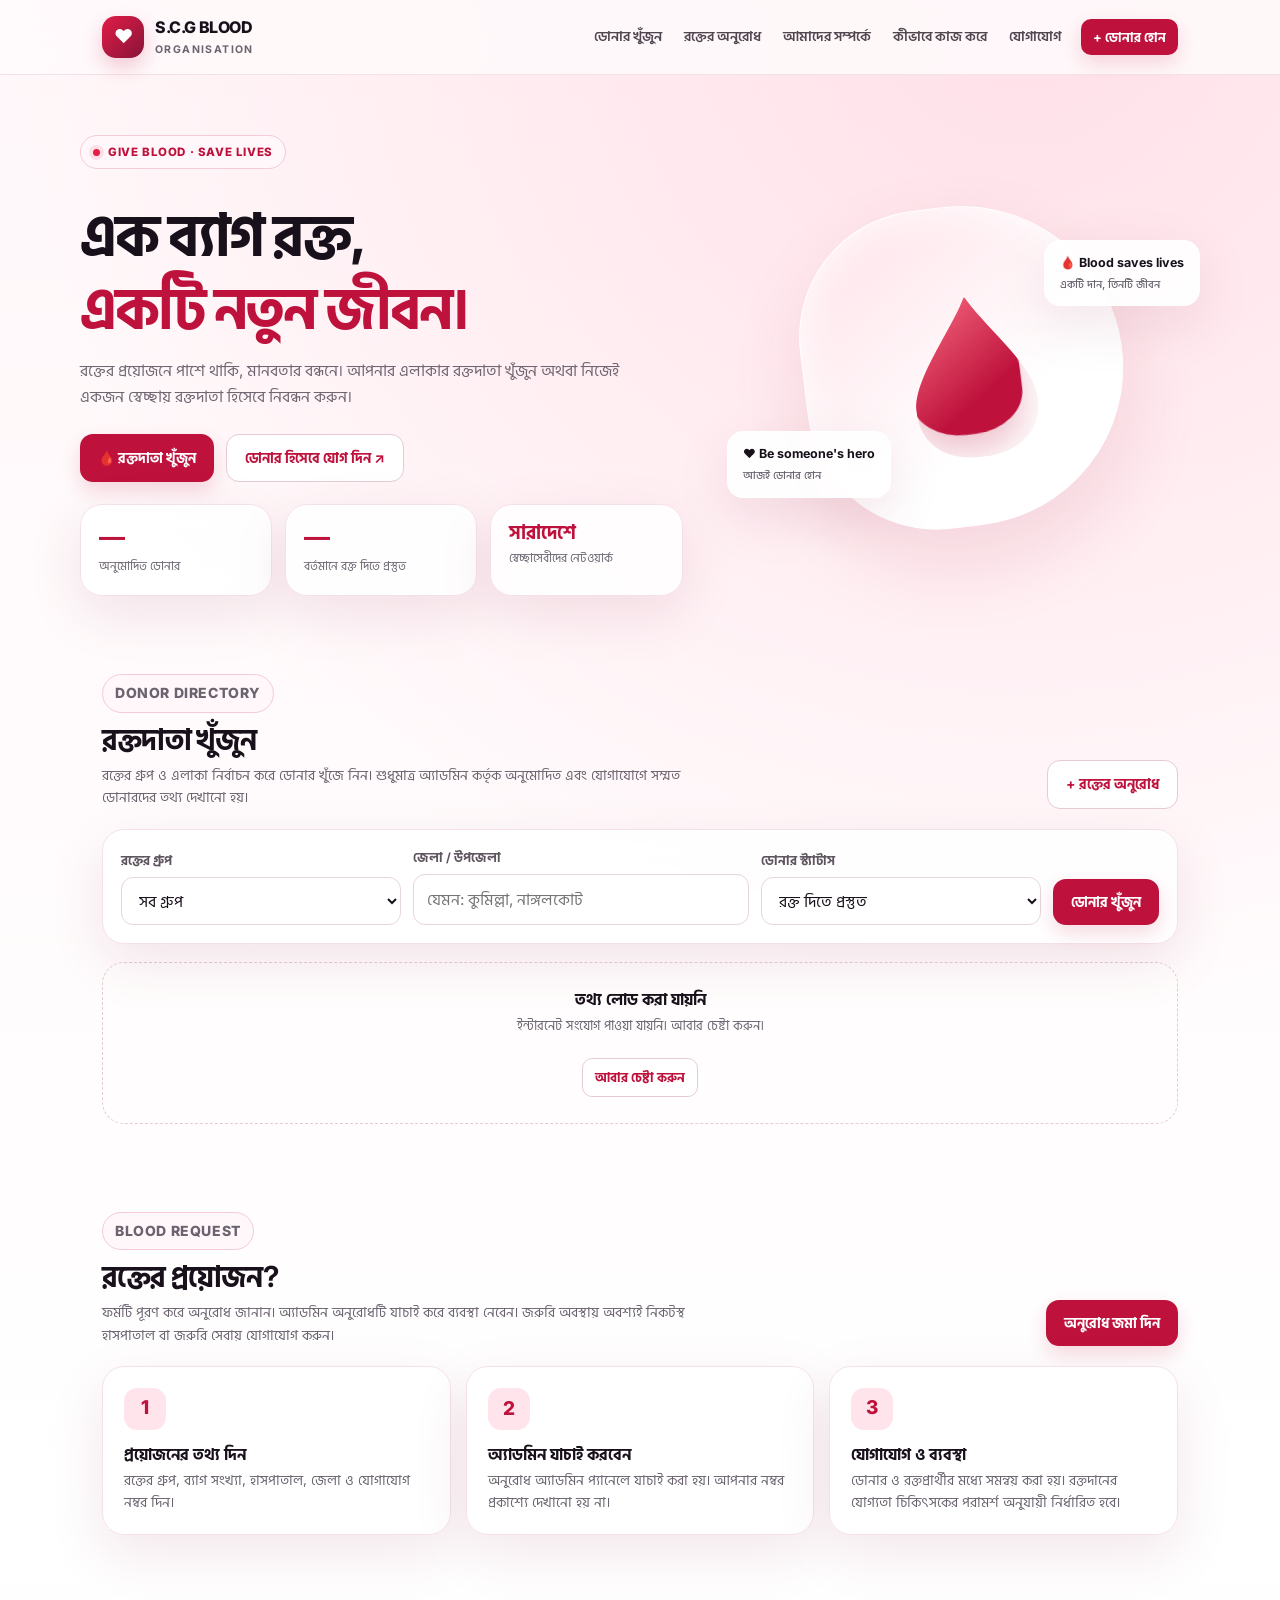
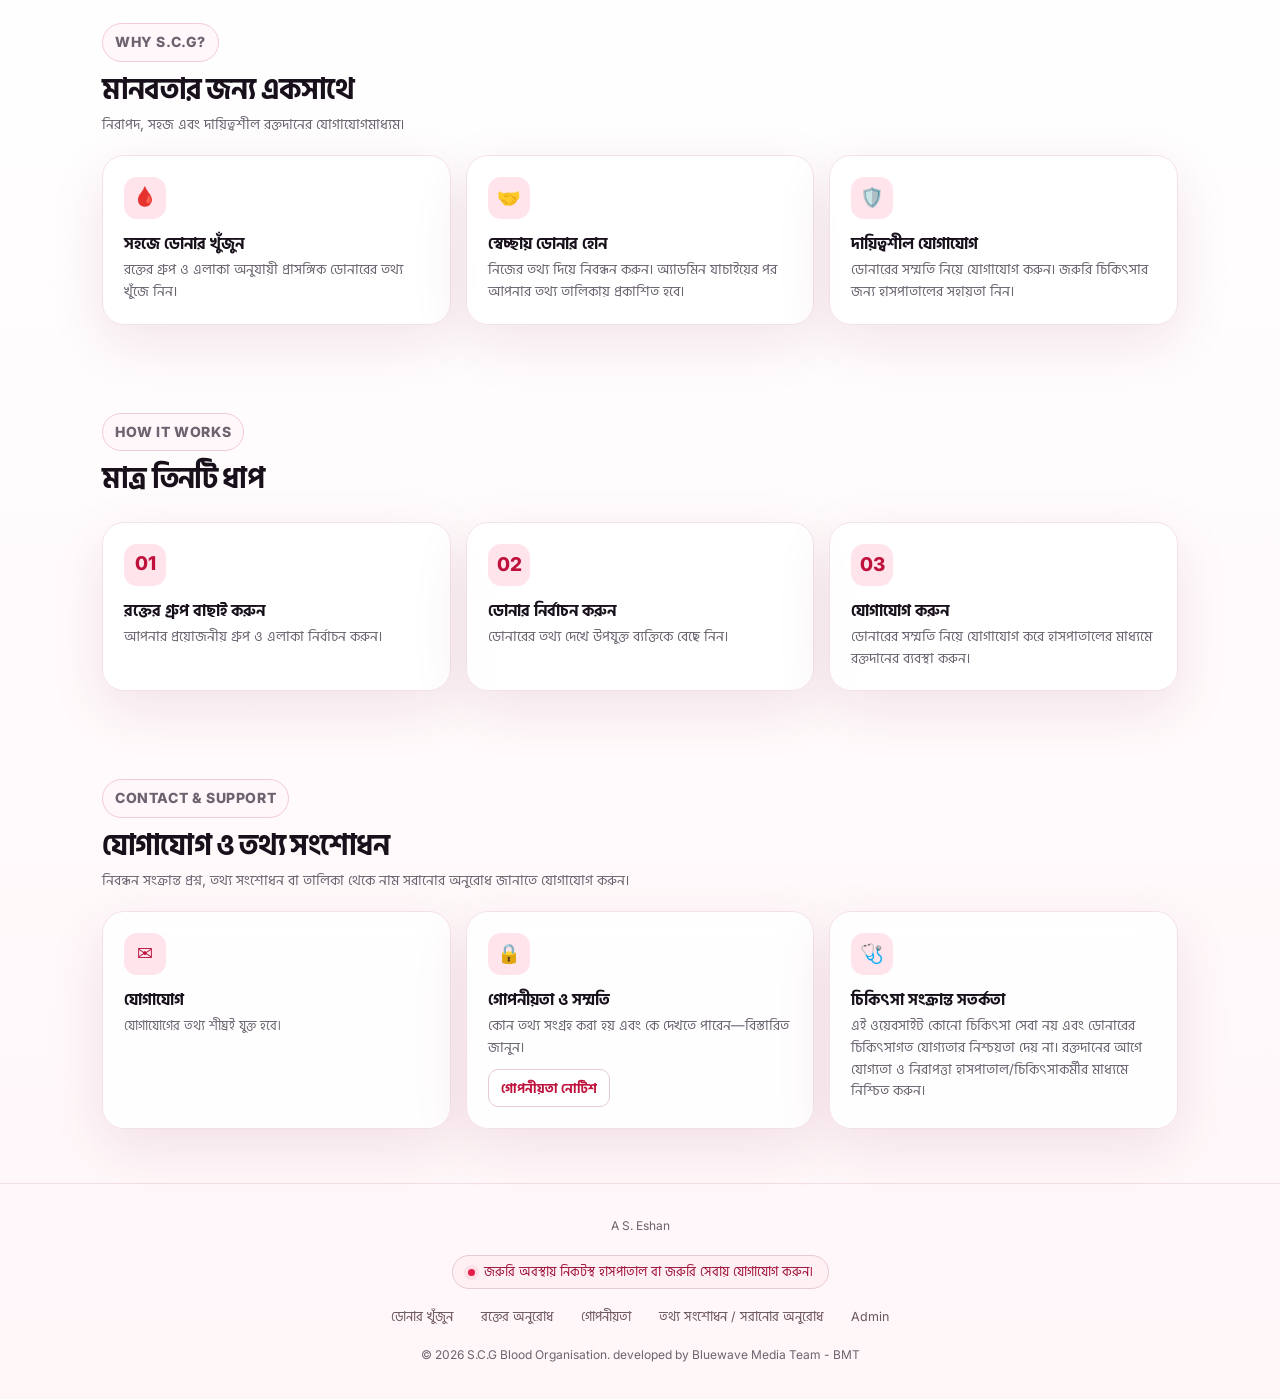
<file: index.html>
<!doctype html>
<html lang="bn">
<head>
<meta charset="UTF-8">
<meta name="viewport" content="width=device-width, initial-scale=1">
<meta name="theme-color" content="#9f1239">
<meta name="description" content="S.C.G Blood Organisation — স্বেচ্ছায় রক্তদাতা খুঁজুন, ডোনার হিসেবে নিবন্ধন করুন এবং রক্তের অনুরোধ জানান।">
<title>S.C.G Blood Organisation</title>
<!-- SELF-CONTAINED BUILD: CSS, config, supabase-js and app logic are inlined.
     Upload this single file as index.html — no assets/ folder needed.
     Generated from index.html + assets/* by the maintainer. -->
<link rel="preconnect" href="https://fonts.googleapis.com">
<link rel="preconnect" href="https://fonts.gstatic.com" crossorigin>
<link href="https://fonts.googleapis.com/css2?family=Hind+Siliguri:wght@400;500;600;700&family=Inter:wght@400;500;600;700;800&display=swap" rel="stylesheet">
<style>
/* =====================================================================
   S.C.G Blood Organisation — stylesheet
   Original design language preserved (rose/red #be123c, soft blush
   background, rounded glass cards, Hind Siliguri + Inter). Accessibility,
   mobile layout, admin tables/cards and state styling were added.
   ===================================================================== */

:root {
  --red: #be123c;
  --red-strong: #9f1239;
  --red-soft: #e11d48;
  --ink: #18111b;
  --muted: #6b6470;
  --line: #f1dfe5;
  --line-strong: #e7cbd4;
  --bg: #fff8fa;
  --surface: #ffffff;
  --shadow-sm: 0 2px 8px rgba(130, 20, 55, .06);
  --shadow: 0 18px 55px rgba(130, 20, 55, .10);
  --radius: 22px;
  --radius-sm: 13px;
  --ok: #047857;
  --ok-bg: #d1fae5;
  --warn: #92400e;
  --warn-bg: #fef3c7;
  --danger-bg: #fee2e2;
  --focus: #7c1030;
}

* { box-sizing: border-box; }

/* The HTML `hidden` attribute must always win over component display rules
   (e.g. .banner { display:flex }), otherwise hidden panels leak on screen. */
[hidden] { display: none !important; }

html { -webkit-text-size-adjust: 100%; scroll-behavior: smooth; }

@media (prefers-reduced-motion: reduce) {
  html { scroll-behavior: auto; }
  *, *::before, *::after { animation-duration: .001ms !important; transition-duration: .001ms !important; }
}

body {
  margin: 0;
  font-family: 'Inter', 'Hind Siliguri', system-ui, -apple-system, 'Segoe UI', sans-serif;
  color: var(--ink);
  background:
    radial-gradient(circle at 80% 0, #ffe0e8 0, transparent 32%),
    linear-gradient(180deg, #fff7f9, #fff 50%, #fff6f8);
  min-height: 100vh;
  line-height: 1.6;
}

h1, h2, h3, h4 { line-height: 1.25; }
p { margin: 0 0 10px; }
a { color: var(--red-strong); }
a:hover { color: var(--red); }

button, input, select, textarea { font: inherit; }
button { cursor: pointer; border: 0; }
button:disabled { cursor: not-allowed; opacity: .6; }

:focus-visible {
  outline: 3px solid var(--focus);
  outline-offset: 2px;
  border-radius: 6px;
}

.sr-only {
  position: absolute !important;
  width: 1px; height: 1px;
  padding: 0; margin: -1px;
  overflow: hidden; clip: rect(0 0 0 0); white-space: nowrap; border: 0;
}

.skip-link {
  position: absolute; left: 12px; top: -60px; z-index: 60;
  background: var(--red); color: #fff; padding: 10px 16px; border-radius: 0 0 12px 12px;
  text-decoration: none; font-weight: 700; transition: top .15s ease;
}
.skip-link:focus { top: 0; color: #fff; }

.wrap { max-width: 1120px; margin: auto; padding: 0 22px; }
.stack { display: grid; gap: 14px; }
.row { display: flex; align-items: center; gap: 10px; flex-wrap: wrap; }
.spread { display: flex; align-items: center; justify-content: space-between; gap: 12px; flex-wrap: wrap; }
.muted { color: var(--muted); }
.small { font-size: 13px; }
.tiny { font-size: 12px; }
.hidden { display: none !important; }
.nowrap { white-space: nowrap; }

/* ---------------- Buttons ---------------- */
.btn {
  display: inline-flex; align-items: center; justify-content: center; gap: 8px;
  padding: 12px 18px; border-radius: var(--radius-sm);
  background: var(--red); color: #fff; font-weight: 700; font-size: 14px;
  text-decoration: none; box-shadow: 0 8px 20px rgba(190, 18, 60, .16);
  transition: background .16s ease, transform .16s ease;
}
.btn:hover { background: var(--red-strong); color: #fff; transform: translateY(-1px); }
.btn:active { transform: none; }
.btn.light { background: #fff; color: var(--red); border: 1px solid var(--line-strong); box-shadow: none; }
.btn.light:hover { background: #fff5f7; color: var(--red-strong); }
.btn.ghost { background: transparent; color: var(--ink); border: 1px solid var(--line-strong); box-shadow: none; }
.btn.ghost:hover { background: #fff; color: var(--red-strong); }
.btn.danger { background: #b91c1c; }
.btn.danger:hover { background: #991b1b; }
.btn.small { padding: 8px 12px; font-size: 13px; border-radius: 10px; }
.btn.block { width: 100%; }
.btn[aria-busy="true"] { position: relative; color: transparent; }
.btn[aria-busy="true"]::after {
  content: ""; position: absolute; width: 16px; height: 16px;
  border: 2px solid rgba(255, 255, 255, .6); border-top-color: #fff; border-radius: 50%;
  animation: spin .7s linear infinite;
}
.btn.light[aria-busy="true"], .btn.ghost[aria-busy="true"] { color: transparent; }
.btn.light[aria-busy="true"]::after, .btn.ghost[aria-busy="true"]::after {
  border-color: rgba(190, 18, 60, .35); border-top-color: var(--red);
}
@keyframes spin { to { transform: rotate(360deg); } }

/* ---------------- Header / nav ---------------- */
.nav {
  position: sticky; top: 0; z-index: 30;
  background: rgba(255, 250, 251, .9);
  backdrop-filter: blur(16px);
  border-bottom: 1px solid #f4e2e8;
}
.navin { min-height: 74px; display: flex; align-items: center; justify-content: space-between; gap: 14px; }
.brand { display: flex; align-items: center; gap: 11px; font-weight: 800; letter-spacing: -.4px; text-decoration: none; color: var(--ink); }
.brand:hover { color: var(--ink); }
.logo {
  width: 42px; height: 42px; flex: 0 0 auto; border-radius: 14px;
  background: linear-gradient(135deg, var(--red-soft), #881337);
  color: #fff; display: grid; place-items: center; font-size: 19px;
  box-shadow: 0 9px 20px rgba(190, 18, 60, .21);
}
.brand small { display: block; font-size: 10.5px; color: var(--muted); font-weight: 700; letter-spacing: 1.4px; margin-top: 1px; }
.navlinks { display: flex; align-items: center; gap: 18px; }
.navlinks a { font-size: 13.5px; text-decoration: none; color: #514650; font-weight: 600; padding: 6px 2px; }
.navlinks a:hover { color: var(--red); }
.navtoggle {
  display: none; width: 44px; height: 44px; border-radius: 12px;
  background: #fff; border: 1px solid var(--line-strong); font-size: 19px; color: var(--ink);
}

/* ---------------- Hero ---------------- */
.hero { padding: 60px 0 44px; display: grid; grid-template-columns: 1.12fr .88fr; gap: 44px; align-items: center; }
.eyebrow {
  display: inline-flex; align-items: center; gap: 8px;
  border: 1px solid #f4cbd7; background: #fff7f9; color: var(--red);
  padding: 7px 12px; border-radius: 999px; font-size: 11.5px; font-weight: 800; letter-spacing: .6px;
}
.dot { height: 7px; width: 7px; border-radius: 50%; background: var(--red-soft); box-shadow: 0 0 0 4px #ffe0e8; }
.hero h1 { font-size: clamp(34px, 4.7vw, 58px); letter-spacing: -2px; margin: 20px 0 14px; }
.hero h1 em { font-style: normal; color: var(--red); }
.lead { color: #6f6672; font-size: 16px; max-width: 560px; }
.actions { display: flex; gap: 12px; flex-wrap: wrap; margin-top: 24px; }
.heroart { position: relative; min-height: 320px; display: grid; place-items: center; }
.orb {
  width: min(320px, 76vw); aspect-ratio: 1; border-radius: 44% 56% 55% 45%;
  background: linear-gradient(145deg, #ffe0e8, #fff 65%);
  border: 1px solid #fff;
  box-shadow: inset 0 0 45px #fff, 0 35px 80px rgba(165, 15, 59, .11);
  display: grid; place-items: center; transform: rotate(-7deg);
}
.blooddrop {
  width: 132px; height: 162px;
  background: linear-gradient(145deg, #fb7185, var(--red) 70%);
  border-radius: 60% 60% 55% 55% / 70% 70% 35% 35%;
  clip-path: path('M 77 0 C 60 35 5 90 5 128 C 5 169 35 190 77 190 C 119 190 149 169 149 128 C 149 90 94 35 77 0 Z');
  filter: drop-shadow(0 22px 22px rgba(190, 18, 60, .26));
  transform: scale(.85);
}
.floating {
  position: absolute; background: rgba(255, 255, 255, .92); border: 1px solid #fff;
  box-shadow: var(--shadow); border-radius: 16px; padding: 12px 15px;
  font-size: 12.5px; font-weight: 700;
}
.floating span { display: block; color: var(--muted); font-size: 11px; font-weight: 500; margin-top: 3px; }
.f1 { top: 34px; right: 0; }
.f2 { bottom: 28px; left: 0; }

/* ---------------- Sections ---------------- */
.section { padding: 34px 0 54px; }
.sectionhead { display: flex; justify-content: space-between; align-items: flex-end; gap: 18px; margin-bottom: 20px; flex-wrap: wrap; }
.sectionhead h2 { font-size: clamp(23px, 3vw, 29px); letter-spacing: -.8px; margin: 9px 0 6px; }
.sectionhead p { color: var(--muted); font-size: 14px; margin: 0; max-width: 620px; }

/* ---------------- Cards & stats ---------------- */
.searchbox, .panel, .stat, .feature, .donor, .formbox, .noticebox {
  background: rgba(255, 255, 255, .86);
  border: 1px solid #fff;
  box-shadow: var(--shadow);
  backdrop-filter: blur(14px);
  border-radius: var(--radius);
}
.searchbox { padding: 18px; display: grid; grid-template-columns: 1fr 1.2fr 1fr auto; gap: 12px; align-items: end; border-color: #f4e1e7; }
.stats { display: grid; grid-template-columns: repeat(3, 1fr); gap: 13px; margin-top: 22px; }
.stat { padding: 18px; border-color: #f4e1e7; }
.stat strong { font-size: 26px; display: block; color: var(--red); line-height: 1.1; }
.stat span { font-size: 12px; color: var(--muted); }
.stat.hint strong { font-size: 19px; }

.features { display: grid; grid-template-columns: repeat(3, 1fr); gap: 15px; }
.feature { padding: 21px; border-color: #f4e1e7; }
.featicon {
  height: 42px; width: 42px; border-radius: 13px; background: #ffe4eb; color: var(--red);
  display: grid; place-items: center; font-size: 19px; font-weight: 800;
}
.feature h3 { margin: 14px 0 6px; font-size: 16px; }
.feature p { color: var(--muted); font-size: 13.5px; margin: 0; }

/* ---------------- Forms ---------------- */
.field { display: flex; flex-direction: column; gap: 6px; min-width: 0; }
.field > label, .field > .label { font-size: 12.5px; color: #5f5560; font-weight: 700; }
.field .hint { font-size: 11.5px; color: var(--muted); }
.field input, .field select, .field textarea {
  width: 100%; border: 1px solid #e6d5dc; border-radius: 12px; padding: 12px 13px;
  background: #fff; color: var(--ink); outline: none; min-width: 0;
}
.field input:focus, .field select:focus, .field textarea:focus {
  border-color: #fb7185; box-shadow: 0 0 0 3px #ffe4ea;
}
.field input[aria-invalid="true"], .field select[aria-invalid="true"], .field textarea[aria-invalid="true"] {
  border-color: #dc2626; box-shadow: 0 0 0 3px #fee2e2;
}
.field .error { font-size: 12px; color: #b91c1c; font-weight: 600; }
.field.check { flex-direction: row; align-items: flex-start; gap: 9px; }
.field.check input { width: auto; margin-top: 4px; }
.field.check label { font-size: 13px; font-weight: 500; color: #4b4048; }
.formgrid { display: grid; grid-template-columns: 1fr 1fr; gap: 13px; }
.full { grid-column: 1 / -1; }
.formbox { padding: 22px; max-width: 600px; margin: 0 auto; }

/* ---------------- Donor cards ---------------- */
.donors { display: grid; grid-template-columns: repeat(auto-fill, minmax(270px, 1fr)); gap: 14px; margin-top: 18px; }
.donor { padding: 17px; border-color: #f4e1e7; display: flex; flex-direction: column; }
.donorhead { display: flex; justify-content: space-between; gap: 10px; align-items: center; }
.bloodbadge {
  min-width: 48px; height: 48px; padding: 0 8px; border-radius: 14px; background: #ffe2e9; color: var(--red);
  display: grid; place-items: center; font-weight: 800;
}
.verified { font-size: 10px; color: var(--ok); background: var(--ok-bg); padding: 4px 8px; border-radius: 99px; font-weight: 700; }
.donor h3 { font-size: 15.5px; margin: 12px 0 4px; }
.donor p { font-size: 12.5px; color: var(--muted); margin: 4px 0; }
.donor .btn { margin-top: 12px; }

/* ---------------- States ---------------- */
.empty, .state {
  grid-column: 1 / -1; text-align: center; color: var(--muted);
  padding: 26px 18px; border-radius: var(--radius); border: 1px dashed var(--line-strong); background: #fffdfd;
}
.state h3 { color: var(--ink); margin: 0 0 6px; font-size: 16px; }
.state .btn { margin-top: 12px; }
.skeleton {
  border-radius: 16px; height: 132px;
  background: linear-gradient(100deg, #fff2f6 20%, #ffe9ef 40%, #fff2f6 60%);
  background-size: 220% 100%; animation: shimmer 1.2s linear infinite;
}
@keyframes shimmer { to { background-position: -220% 0; } }

.banner {
  display: flex; gap: 12px; align-items: flex-start; justify-content: space-between;
  background: var(--warn-bg); color: #6b3f00; border-bottom: 1px solid #f6d99a;
  padding: 12px 22px; font-size: 13px;
}
.banner.danger { background: var(--danger-bg); color: #7f1d1d; border-color: #fca5a5; }
.banner .btn { padding: 6px 10px; font-size: 12px; }

.noticebox { padding: 14px 16px; font-size: 13px; color: var(--red-strong); background: #fff4f6; border: 1px solid #f8d3dd; box-shadow: none; }
.noticebox:empty { display: none; }

/* ---------------- Modal ---------------- */
.modalback {
  position: fixed; inset: 0; background: rgba(33, 17, 29, .72); backdrop-filter: blur(6px);
  z-index: 80; display: none; align-items: center; justify-content: center; padding: 16px;
}
.modalback.open { display: flex; }
.modal {
  background: #fffafb; border: 1px solid #fff; border-radius: 24px; padding: 24px;
  width: min(560px, 100%); max-height: 90vh; overflow: auto; position: relative;
  box-shadow: 0 30px 100px rgba(0, 0, 0, .3);
}
.modal h2 { margin: 0 0 6px; font-size: 21px; letter-spacing: -.4px; padding-right: 34px; }
.modal > p { color: var(--muted); font-size: 13px; }
.modal .close {
  position: absolute; right: 14px; top: 14px; border: 1px solid var(--line-strong);
  background: #fff; border-radius: 50%; height: 34px; width: 34px; font-size: 18px; color: var(--ink);
}
.modal .close:hover { background: #fff0f3; }
.adbody { font-size: 14px; white-space: pre-wrap; color: #3f343c; }

/* ---------------- Footer ---------------- */
.footer { padding: 26px 0 34px; border-top: 1px solid var(--line); color: var(--muted); font-size: 12.5px; }
.footerin { display: flex; justify-content: space-between; gap: 16px; flex-wrap: wrap; align-items: flex-start; }
.footer nav { display: flex; gap: 14px; flex-wrap: wrap; }
.footer a, .linkbtn {
  color: #6b535f; text-decoration: none; background: none; padding: 0; font: inherit;
}
.footer a:hover, .linkbtn:hover { color: var(--red); text-decoration: underline; }

/* ---------------- Toast ---------------- */
.toast {
  position: fixed; bottom: 18px; left: 50%; transform: translateX(-50%);
  z-index: 90; background: #24141d; color: #fff; padding: 12px 18px; border-radius: 12px;
  max-width: min(92vw, 520px); font-size: 13px; box-shadow: 0 12px 40px rgba(0, 0, 0, .28);
  display: none;
}
.toast.show { display: block; }
.toast.error { background: #7f1d1d; }
.toast.success { background: #065f46; }

/* =====================================================================
   Admin
   ===================================================================== */
.adminview { display: none; min-height: 100vh; background: #fdf6f8; }
.adminview.show { display: block; }

.adminauth {
  min-height: 100vh; display: grid; place-items: center; padding: 24px;
}
.authcard {
  width: min(430px, 100%); background: #fff; border: 1px solid var(--line);
  border-radius: 22px; padding: 26px; box-shadow: var(--shadow);
}
.authcard h1 { font-size: 22px; margin: 14px 0 6px; letter-spacing: -.5px; }
.authcard p { color: var(--muted); font-size: 13.5px; }
.authcard form { display: grid; gap: 13px; margin-top: 16px; }

.adminnav {
  background: #20131b; color: #fff; padding: 14px 20px;
  display: flex; align-items: center; justify-content: space-between; gap: 12px; flex-wrap: wrap;
}
.adminnav .brand, .adminnav .brand small { color: #fff; }
.adminnav .brand small { color: #d9bcc7; }
.adminlayout { display: grid; grid-template-columns: 216px minmax(0, 1fr); min-height: calc(100vh - 68px); }
.sidebar { background: #2a1822; color: #e9dbe2; padding: 14px; }
.sidebtn {
  display: block; width: 100%; text-align: left; padding: 11px 13px; border-radius: 10px;
  background: transparent; color: #f6eaf0; margin: 3px 0; font-size: 13.5px; font-weight: 600;
}
.sidebtn:hover, .sidebtn:focus-visible { background: #4a2032; color: #fff; }
.sidebtn.active { background: #5a263c; color: #fff; }
.sidebtn .count { float: right; background: #fff0f4; color: var(--red-strong); border-radius: 99px; padding: 0 7px; font-size: 11px; }
.adminmain { padding: 24px; min-width: 0; }
.adminmain h1 { font-size: 23px; margin: 0 0 4px; letter-spacing: -.6px; }
.admincards { display: grid; grid-template-columns: repeat(auto-fit, minmax(160px, 1fr)); gap: 12px; margin-top: 16px; }
.admincard { background: #fff; border: 1px solid #f0e1e6; border-radius: 16px; padding: 16px; }
.admincard b { font-size: 23px; color: var(--red); display: block; line-height: 1.2; }
.admincard span { font-size: 12.5px; color: var(--muted); }
.adminsection {
  margin-top: 18px; background: #fff; border: 1px solid #f0e1e6;
  border-radius: 18px; padding: 18px; overflow-x: auto;
}
.adminsection h2, .adminsection h3 { margin: 0 0 4px; font-size: 16px; }
.adminsection > p { color: var(--muted); font-size: 13px; }
.filters { display: grid; grid-template-columns: repeat(auto-fit, minmax(150px, 1fr)); gap: 10px; margin: 14px 0; }

/* Data tables become stacked cards on narrow screens */
.table { width: 100%; border-collapse: collapse; font-size: 13px; }
.table th, .table td { padding: 11px 10px; text-align: left; border-bottom: 1px solid #f6e9ee; vertical-align: top; }
.table th { color: var(--muted); font-size: 11px; text-transform: uppercase; letter-spacing: .5px; font-weight: 700; }
.table tbody tr:hover { background: #fffafb; }
.table td .actions { display: flex; gap: 6px; flex-wrap: wrap; }
.table select { border: 1px solid #e6d5dc; border-radius: 9px; padding: 6px 8px; background: #fff; font-size: 12.5px; }

.badge { display: inline-block; padding: 3px 9px; border-radius: 99px; font-size: 11px; font-weight: 700; }
.badge.pending { background: var(--warn-bg); color: var(--warn); }
.badge.approved, .badge.fulfilled, .badge.live { background: var(--ok-bg); color: var(--ok); }
.badge.rejected, .badge.expired { background: var(--danger-bg); color: #991b1b; }
.badge.processing { background: #dbeafe; color: #1e40af; }
.badge.off { background: #f1f0f3; color: #52505a; }
.badge.urgent { background: #ffedd5; color: #9a3412; }
.badge.critical { background: var(--danger-bg); color: #991b1b; }

.pager { display: flex; align-items: center; justify-content: space-between; gap: 12px; margin-top: 12px; flex-wrap: wrap; }
.pager .small { color: var(--muted); }

.detailgrid { display: grid; grid-template-columns: 1fr 1fr; gap: 10px 16px; font-size: 13.5px; }
.detailgrid dt { color: var(--muted); font-size: 11.5px; text-transform: uppercase; letter-spacing: .4px; }
.detailgrid dd { margin: 2px 0 10px; font-weight: 600; word-break: break-word; }

/* ---------------- Responsive ---------------- */
@media (max-width: 900px) {
  .hero { grid-template-columns: 1fr; padding-top: 40px; gap: 10px; }
  .heroart { min-height: 260px; order: -1; }
  .f1 { right: 4px; } .f2 { left: 2px; }
  .features { grid-template-columns: 1fr 1fr; }
  .donors { grid-template-columns: repeat(auto-fill, minmax(240px, 1fr)); }
  .adminlayout { grid-template-columns: 1fr; }
  .sidebar { display: flex; gap: 6px; overflow-x: auto; padding: 10px; }
  .sidebtn { white-space: nowrap; width: auto; }
  .searchbox { grid-template-columns: 1fr 1fr; }
  .searchbox .btn { grid-column: 1 / -1; }
  .detailgrid { grid-template-columns: 1fr; }
}

@media (max-width: 780px) {
  .navtoggle { display: inline-flex; align-items: center; justify-content: center; }
  .navlinks {
    display: none; position: absolute; left: 0; right: 0; top: 100%;
    flex-direction: column; align-items: stretch; gap: 2px;
    background: #fffafb; border-bottom: 1px solid var(--line);
    padding: 12px 22px 18px; box-shadow: var(--shadow);
  }
  .navlinks.open { display: flex; }
  .navlinks a { padding: 11px 4px; font-size: 15px; border-bottom: 1px solid #f8eaef; }
  .navlinks .btn { margin-top: 10px; }
  /* tables -> cards */
  .table thead { display: none; }
  .table, .table tbody, .table tr, .table td { display: block; width: 100%; }
  .table tr { border: 1px solid #f2e3e9; border-radius: 14px; padding: 8px 12px; margin-bottom: 10px; background: #fff; }
  .table td { border: 0; padding: 6px 0; display: grid; grid-template-columns: 40% 1fr; gap: 10px; }
  .table td::before {
    content: attr(data-label); font-size: 11px; font-weight: 700; color: var(--muted);
    text-transform: uppercase; letter-spacing: .4px;
  }
  .table td:not([data-label])::before { content: ""; }
}

@media (max-width: 480px) {
  .wrap { padding: 0 15px; }
  .features, .donors, .stats { grid-template-columns: 1fr; }
  .searchbox { grid-template-columns: 1fr; }
  .formgrid { grid-template-columns: 1fr; }
  .full { grid-column: auto; }
  .sectionhead { align-items: flex-start; flex-direction: column; }
  .adminmain { padding: 15px; }
  .modal { padding: 20px; border-radius: 18px; }
  .hero h1 { letter-spacing: -1.2px; }
}

</style>
</head>
<body>
<a class="skip-link" href="#main">মূল কন্টেন্টে যান</a>

<div class="banner" id="setupBanner" role="status" hidden>
  <span id="setupBannerText"></span>
  <button class="btn light" type="button" id="setupBannerClose" aria-label="বন্ধ করুন">×</button>
</div>

<!-- ================= PUBLIC SITE ================= -->
<div id="publicApp">
  <header class="nav">
    <div class="wrap navin">
      <a class="brand" href="#top">
        <span class="logo" aria-hidden="true">♥</span>
        <span>S.C.G BLOOD<small>ORGANISATION</small></span>
      </a>
      <button class="navtoggle" id="navToggle" type="button" aria-expanded="false" aria-controls="navMenu" aria-label="মেনু খুলুন">☰</button>
      <nav class="navlinks" id="navMenu" aria-label="প্রধান মেনু">
        <a href="#find">ডোনার খুঁজুন</a>
        <a href="#request">রক্তের অনুরোধ</a>
        <a href="#about">আমাদের সম্পর্কে</a>
        <a href="#how">কীভাবে কাজ করে</a>
        <a href="#contact">যোগাযোগ</a>
        <button class="btn small" type="button" data-action="open-register">+ ডোনার হোন</button>
      </nav>
    </div>
  </header>

  <main id="main">
    <span id="top"></span>

    <!-- Hero -->
    <section class="wrap hero">
      <div>
        <p class="eyebrow"><span class="dot" aria-hidden="true"></span> GIVE BLOOD · SAVE LIVES</p>
        <h1>এক ব্যাগ রক্ত,<br><em>একটি নতুন জীবন।</em></h1>
        <p class="lead">রক্তের প্রয়োজনে পাশে থাকি, মানবতার বন্ধনে। আপনার এলাকার রক্তদাতা খুঁজুন অথবা নিজেই একজন স্বেচ্ছায় রক্তদাতা হিসেবে নিবন্ধন করুন।</p>
        <div class="actions">
          <a class="btn" href="#find">🩸 রক্তদাতা খুঁজুন</a>
          <button class="btn light" type="button" data-action="open-register">ডোনার হিসেবে যোগ দিন ↗</button>
        </div>
        <div class="stats">
          <div class="stat"><strong id="statApproved">—</strong><span>অনুমোদিত ডোনার</span></div>
          <div class="stat"><strong id="statAvailable">—</strong><span>বর্তমানে রক্ত দিতে প্রস্তুত</span></div>
          <div class="stat hint"><strong>সারাদেশে</strong><span>স্বেচ্ছাসেবীদের নেটওয়ার্ক</span></div>
        </div>
      </div>
      <div class="heroart" aria-hidden="true">
        <div class="orb"><div class="blooddrop"></div></div>
        <div class="floating f1">🩸 Blood saves lives<span>একটি দান, তিনটি জীবন</span></div>
        <div class="floating f2">♥ Be someone's hero<span>আজই ডোনার হোন</span></div>
      </div>
    </section>

    <!-- Donor search -->
    <section class="section" id="find">
      <div class="wrap">
        <div class="sectionhead">
          <div>
            <p class="eyebrow">DONOR DIRECTORY</p>
            <h2>রক্তদাতা খুঁজুন</h2>
            <p>রক্তের গ্রুপ ও এলাকা নির্বাচন করে ডোনার খুঁজে নিন। শুধুমাত্র অ্যাডমিন কর্তৃক অনুমোদিত এবং যোগাযোগে সম্মত ডোনারদের তথ্য দেখানো হয়।</p>
          </div>
          <button class="btn light" type="button" data-action="open-request">+ রক্তের অনুরোধ</button>
        </div>

        <div class="noticebox" id="findNotice" role="alert" hidden></div>

        <form class="searchbox" id="searchForm">
          <div class="field">
            <label for="filterBlood">রক্তের গ্রুপ</label>
            <select id="filterBlood">
              <option value="">সব গ্রুপ</option>
              <option value="A+">A+</option>
              <option value="A-">A-</option>
              <option value="B+">B+</option>
              <option value="B-">B-</option>
              <option value="AB+">AB+</option>
              <option value="AB-">AB-</option>
              <option value="O+">O+</option>
              <option value="O-">O-</option>
            </select>
          </div>
          <div class="field">
            <label for="filterLocation">জেলা / উপজেলা</label>
            <input id="filterLocation" list="bdDistricts" placeholder="যেমন: কুমিল্লা, নাঙ্গলকোট" maxlength="80" autocomplete="off">
          </div>
          <div class="field">
            <label for="filterAvailable">ডোনার স্ট্যাটাস</label>
            <select id="filterAvailable">
              <option value="">সব অনুমোদিত ডোনার</option>
              <option value="yes" selected>রক্ত দিতে প্রস্তুত</option>
            </select>
          </div>
          <button class="btn" type="submit" id="searchBtn">ডোনার খুঁজুন</button>
        </form>

        <p class="small muted" id="donorCount" aria-live="polite"></p>
        <div class="donors" id="donorList">
          <div class="skeleton"></div><div class="skeleton"></div><div class="skeleton"></div>
        </div>
        <div class="pager hidden" id="donorPager">
          <button class="btn light small" type="button" id="donorMore">আরও ডোনার দেখুন</button>
          <span class="small" id="donorMoreNote"></span>
        </div>
      </div>
    </section>

    <!-- Blood request -->
    <section class="section" id="request">
      <div class="wrap">
        <div class="sectionhead">
          <div>
            <p class="eyebrow">BLOOD REQUEST</p>
            <h2>রক্তের প্রয়োজন?</h2>
            <p>ফর্মটি পূরণ করে অনুরোধ জানান। অ্যাডমিন অনুরোধটি যাচাই করে ব্যবস্থা নেবেন। জরুরি অবস্থায় অবশ্যই নিকটস্থ হাসপাতাল বা জরুরি সেবায় যোগাযোগ করুন।</p>
          </div>
          <button class="btn" type="button" data-action="open-request">অনুরোধ জমা দিন</button>
        </div>
        <div class="features">
          <div class="feature">
            <div class="featicon" aria-hidden="true">1</div>
            <h3>প্রয়োজনের তথ্য দিন</h3>
            <p>রক্তের গ্রুপ, ব্যাগ সংখ্যা, হাসপাতাল, জেলা ও যোগাযোগ নম্বর দিন।</p>
          </div>
          <div class="feature">
            <div class="featicon" aria-hidden="true">2</div>
            <h3>অ্যাডমিন যাচাই করবেন</h3>
            <p>অনুরোধ অ্যাডমিন প্যানেলে যাচাই করা হয়। আপনার নম্বর প্রকাশ্যে দেখানো হয় না।</p>
          </div>
          <div class="feature">
            <div class="featicon" aria-hidden="true">3</div>
            <h3>যোগাযোগ ও ব্যবস্থা</h3>
            <p>ডোনার ও রক্তপ্রার্থীর মধ্যে সমন্বয় করা হয়। রক্তদানের যোগ্যতা চিকিৎসকের পরামর্শ অনুযায়ী নির্ধারিত হবে।</p>
          </div>
        </div>
      </div>
    </section>

    <!-- About -->
    <section class="section" id="about">
      <div class="wrap">
        <div class="sectionhead">
          <div>
            <p class="eyebrow">WHY S.C.G?</p>
            <h2>মানবতার জন্য একসাথে</h2>
            <p>নিরাপদ, সহজ এবং দায়িত্বশীল রক্তদানের যোগাযোগমাধ্যম।</p>
          </div>
        </div>
        <div class="features">
          <div class="feature">
            <div class="featicon" aria-hidden="true">🩸</div>
            <h3>সহজে ডোনার খুঁজুন</h3>
            <p>রক্তের গ্রুপ ও এলাকা অনুযায়ী প্রাসঙ্গিক ডোনারের তথ্য খুঁজে নিন।</p>
          </div>
          <div class="feature">
            <div class="featicon" aria-hidden="true">🤝</div>
            <h3>স্বেচ্ছায় ডোনার হোন</h3>
            <p>নিজের তথ্য দিয়ে নিবন্ধন করুন। অ্যাডমিন যাচাইয়ের পর আপনার তথ্য তালিকায় প্রকাশিত হবে।</p>
          </div>
          <div class="feature">
            <div class="featicon" aria-hidden="true">🛡️</div>
            <h3>দায়িত্বশীল যোগাযোগ</h3>
            <p>ডোনারের সম্মতি নিয়ে যোগাযোগ করুন। জরুরি চিকিৎসার জন্য হাসপাতালের সহায়তা নিন।</p>
          </div>
        </div>
      </div>
    </section>

    <!-- How it works -->
    <section class="section" id="how">
      <div class="wrap">
        <div class="sectionhead">
          <div>
            <p class="eyebrow">HOW IT WORKS</p>
            <h2>মাত্র তিনটি ধাপ</h2>
          </div>
        </div>
        <div class="features">
          <div class="feature">
            <div class="featicon" aria-hidden="true">01</div>
            <h3>রক্তের গ্রুপ বাছাই করুন</h3>
            <p>আপনার প্রয়োজনীয় গ্রুপ ও এলাকা নির্বাচন করুন।</p>
          </div>
          <div class="feature">
            <div class="featicon" aria-hidden="true">02</div>
            <h3>ডোনার নির্বাচন করুন</h3>
            <p>ডোনারের তথ্য দেখে উপযুক্ত ব্যক্তিকে বেছে নিন।</p>
          </div>
          <div class="feature">
            <div class="featicon" aria-hidden="true">03</div>
            <h3>যোগাযোগ করুন</h3>
            <p>ডোনারের সম্মতি নিয়ে যোগাযোগ করে হাসপাতালের মাধ্যমে রক্তদানের ব্যবস্থা করুন।</p>
          </div>
        </div>
      </div>
    </section>

    <!-- Contact -->
    <section class="section" id="contact">
      <div class="wrap">
        <div class="sectionhead">
          <div>
            <p class="eyebrow">CONTACT &amp; SUPPORT</p>
            <h2>যোগাযোগ ও তথ্য সংশোধন</h2>
            <p>নিবন্ধন সংক্রান্ত প্রশ্ন, তথ্য সংশোধন বা তালিকা থেকে নাম সরানোর অনুরোধ জানাতে যোগাযোগ করুন।</p>
          </div>
        </div>
        <div class="features">
          <div class="feature">
            <div class="featicon" aria-hidden="true">✉️</div>
            <h3>যোগাযোগ</h3>
            <div id="contactDetails" class="small muted">যোগাযোগের তথ্য শীঘ্রই যুক্ত হবে।</div>
          </div>
          <div class="feature">
            <div class="featicon" aria-hidden="true">🔒</div>
            <h3>গোপনীয়তা ও সম্মতি</h3>
            <p>কোন তথ্য সংগ্রহ করা হয় এবং কে দেখতে পারেন—বিস্তারিত জানুন।</p>
            <button class="btn light small" type="button" data-action="open-privacy" style="margin-top:10px">গোপনীয়তা নোটিশ</button>
          </div>
          <div class="feature">
            <div class="featicon" aria-hidden="true">🩺</div>
            <h3>চিকিৎসা সংক্রান্ত সতর্কতা</h3>
            <p>এই ওয়েবসাইট কোনো চিকিৎসা সেবা নয় এবং ডোনারের চিকিৎসাগত যোগ্যতার নিশ্চয়তা দেয় না। রক্তদানের আগে যোগ্যতা ও নিরাপত্তা হাসপাতাল/চিকিৎসাকর্মীর মাধ্যমে নিশ্চিত করুন।</p>
          </div>
        </div>
      </div>
    </section>
  </main>

  <footer class="footer">
    <div class="wrap footerin">
      <div>
        <div>© <span id="year">2026</span> S.C.G Blood Organisation. developed by Bluewave Media Team - BMT</div>
<div class="tiny" style="margin-top:4px">A S. Eshan</div>
        <div class="tiny" style="margin-top:6px">জরুরি অবস্থায় নিকটস্থ হাসপাতাল বা জরুরি সেবায় যোগাযোগ করুন।</div>
      </div>
      <nav aria-label="ফুটার মেনু">
        <a href="#find">ডোনার খুঁজুন</a>
        <a href="#request">রক্তের অনুরোধ</a>
        <button class="linkbtn" type="button" data-action="open-privacy">গোপনীয়তা</button>
        <button class="linkbtn" type="button" data-action="open-remove">তথ্য সংশোধন / সরানোর অনুরোধ</button>
        <a href="?admin=1" rel="nofollow">Admin</a>
      </nav>
    </div>
  </footer>
</div>

<!-- ================= ADMIN PANEL ================= -->
<div id="adminApp" class="adminview">
  <!-- Authentication gate: nothing else in the admin panel is shown until
       the session AND the admin_users record have both been verified. -->
  <div class="adminauth" id="adminAuth">
    <div class="authcard">
      <div class="brand" style="font-size:16px">
        <span class="logo" aria-hidden="true">♥</span>
        <span>S.C.G BLOOD<small>ADMIN</small></span>
      </div>

      <div id="authVerifying">
        <h1>যাচাই করা হচ্ছে…</h1>
        <p>Admin session ও অনুমতি যাচাই করা হচ্ছে।</p>
      </div>

      <div id="authMessage" class="hidden">
        <h1 id="authMessageTitle">প্রবেশ করা যায়নি</h1>
        <p id="authMessageText"></p>
        <button class="btn block" type="button" id="authMessageAction">আবার চেষ্টা করুন</button>
        <p class="tiny" style="margin-top:14px"><a href="./" id="authBackLink">← মূল ওয়েবসাইটে ফিরে যান</a></p>
      </div>

      <form id="loginForm" class="hidden" novalidate>
        <h1>Admin Login</h1>
        <p>শুধুমাত্র অনুমোদিত Admin প্রবেশ করতে পারবেন। এটি পাবলিক সাইন-আপ নয়।</p>
        <div class="field">
          <label for="loginEmail">Email</label>
          <input id="loginEmail" name="email" type="email" required autocomplete="username" inputmode="email">
        </div>
        <div class="field">
          <label for="loginPassword">Password</label>
          <input id="loginPassword" name="password" type="password" required autocomplete="current-password" minlength="8">
        </div>
        <div class="noticebox" id="loginError" role="alert" hidden></div>
        <button class="btn block" type="submit" id="loginBtn">Secure Login</button>
        <p class="tiny" style="margin-top:12px">পাসওয়ার্ড ভুলে গেলে Supabase Dashboard → Authentication থেকে রিসেট করুন।</p>
        <p class="tiny" style="margin-top:14px"><a href="./">← মূল ওয়েবসাইটে ফিরে যান</a></p>
      </form>
    </div>
  </div>

  <div id="adminShell" class="hidden">
    <div class="adminnav">
      <div class="brand" style="font-size:15px">
        <span class="logo" aria-hidden="true">♥</span>
        <span>S.C.G <small>ADMIN CONTROL CENTER</small></span>
      </div>
      <div class="row">
        <span class="small" id="adminEmail" style="color:#f3dde5"></span>
        <a class="btn light small" href="./" id="viewSiteLink">ওয়েবসাইট ↗</a>
        <button class="btn small" type="button" id="logoutBtn">Logout</button>
      </div>
    </div>
    <div class="adminlayout">
      <aside class="sidebar" aria-label="Admin sections">
        <button class="sidebtn active" type="button" data-tab="overview">Overview</button>
        <button class="sidebtn" type="button" data-tab="donors">Donors <span class="count hidden" id="sideCountDonors"></span></button>
        <button class="sidebtn" type="button" data-tab="requests">Blood Requests <span class="count hidden" id="sideCountRequests"></span></button>
        <button class="sidebtn" type="button" data-tab="ads">Ads Manager</button>
        <button class="sidebtn" type="button" data-tab="admins">Admin Users</button>
        <button class="sidebtn" type="button" data-tab="settings">Setup &amp; Settings</button>
      </aside>

      <div class="adminmain" id="adminMain">
        <div class="noticebox" id="adminNotice" role="alert" hidden></div>

        <!-- Overview -->
        <section id="tab-overview">
          <h1>Dashboard</h1>
          <p class="muted">S.C.G Blood Organisation পরিচালনা করুন। সব সংখ্যা বাস্তব ডাটাবেস থেকে গণনা করা হয়।</p>
          <div class="admincards" id="overviewCards">
            <div class="admincard"><b id="stApproved">—</b><span>অনুমোদিত ডোনার</span></div>
            <div class="admincard"><b id="stPending">—</b><span>অপেক্ষমাণ নিবন্ধন</span></div>
            <div class="admincard"><b id="stRequests">—</b><span>মোট রক্তের অনুরোধ</span></div>
            <div class="admincard"><b id="stReqPending">—</b><span>অপেক্ষমাণ অনুরোধ</span></div>
            <div class="admincard"><b id="stReqFulfilled">—</b><span>সম্পন্ন অনুরোধ</span></div>
            <div class="admincard"><b id="stReqRejected">—</b><span>বাতিল অনুরোধ</span></div>
            <div class="admincard"><b id="stAdsLive">—</b><span>সক্রিয় বিজ্ঞাপন</span></div>
          </div>
          <div class="adminsection">
            <h2>Quick actions</h2>
            <div class="row" style="margin-top:10px">
              <button class="btn small" type="button" data-goto="donors">ডোনার অনুমোদন করুন</button>
              <button class="btn small light" type="button" data-goto="requests">অনুরোধ পর্যালোচনা</button>
              <button class="btn small light" type="button" data-goto="ads">বিজ্ঞাপন তৈরি করুন</button>
            </div>
            <p class="small muted" style="margin:12px 0 0" id="statsTimestamp"></p>
          </div>
        </section>

        <!-- Donors -->
        <section id="tab-donors" class="hidden">
          <div class="spread">
            <div>
              <h1>Donor Management</h1>
              <p class="muted">নিবন্ধন যাচাই, অনুমোদন ও তথ্য সম্পাদনা করুন।</p>
            </div>
            <button class="btn small" type="button" id="addDonorBtn">+ অ্যাডমিন ডোনার</button>
          </div>
          <div class="adminsection">
            <form class="filters" id="donorFilters">
              <div class="field">
                <label for="dSearch">খুঁজুন</label>
                <input id="dSearch" placeholder="নাম, ফোন, এলাকা" autocomplete="off">
              </div>
              <div class="field">
                <label for="dStatus">Status</label>
                <select id="dStatus">
                  <option value="">সব</option>
                  <option value="pending">Pending</option>
                  <option value="approved">Approved</option>
                  <option value="rejected">Rejected</option>
                </select>
              </div>
              <div class="field">
                <label for="dGroup">Blood group</label>
                <select id="dGroup">
                  <option value="">সব</option>
                  <option>A+</option><option>A-</option><option>B+</option><option>B-</option>
                  <option>AB+</option><option>AB-</option><option>O+</option><option>O-</option>
                </select>
              </div>
              <div class="field">
                <label for="dApply">&nbsp;</label>
                <button class="btn light small" type="submit" id="dApply">ফিল্টার প্রয়োগ</button>
              </div>
            </form>
            <div id="adminDonors"><p class="small muted">লোড হচ্ছে…</p></div>
            <div class="pager hidden" id="donorPagerAdmin">
              <button class="btn light small" type="button" id="dPrev">← আগের</button>
              <span class="small" id="dPageInfo"></span>
              <button class="btn light small" type="button" id="dNext">পরের →</button>
            </div>
          </div>
        </section>

        <!-- Requests -->
        <section id="tab-requests" class="hidden">
          <h1>Blood Requests</h1>
          <p class="muted">অনুরোধ পর্যালোচনা করুন, স্ট্যাটাস হালনাগাদ করুন এবং প্রয়োজনে মুছে ফেলুন।</p>
          <div class="adminsection">
            <form class="filters" id="requestFilters">
              <div class="field">
                <label for="rSearch">খুঁজুন</label>
                <input id="rSearch" placeholder="রোগী, হাসপাতাল, ফোন" autocomplete="off">
              </div>
              <div class="field">
                <label for="rStatus">Status</label>
                <select id="rStatus">
                  <option value="">সব</option>
                  <option value="pending">Pending</option>
                  <option value="approved">Approved</option>
                  <option value="fulfilled">Fulfilled</option>
                  <option value="rejected">Rejected</option>
                </select>
              </div>
              <div class="field">
                <label for="rGroup">Blood group</label>
                <select id="rGroup">
                  <option value="">সব</option>
                  <option>A+</option><option>A-</option><option>B+</option><option>B-</option>
                  <option>AB+</option><option>AB-</option><option>O+</option><option>O-</option>
                </select>
              </div>
              <div class="field">
                <label for="rFrom">তারিখ থেকে</label>
                <input id="rFrom" type="date">
              </div>
              <div class="field">
                <label for="rTo">তারিখ পর্যন্ত</label>
                <input id="rTo" type="date">
              </div>
              <div class="field">
                <label for="rApply">&nbsp;</label>
                <button class="btn light small" type="submit" id="rApply">ফিল্টার প্রয়োগ</button>
              </div>
            </form>
            <div id="adminRequests"><p class="small muted">লোড হচ্ছে…</p></div>
            <div class="pager hidden" id="requestPagerAdmin">
              <button class="btn light small" type="button" id="rPrev">← আগের</button>
              <span class="small" id="rPageInfo"></span>
              <button class="btn light small" type="button" id="rNext">পরের →</button>
            </div>
          </div>
        </section>

        <!-- Ads -->
        <section id="tab-ads" class="hidden">
          <h1>Ads Manager</h1>
          <p class="muted">নির্দিষ্ট সময়ের মধ্যে ওয়েবসাইটে দেখানো বিজ্ঞাপন তৈরি ও পরিচালনা করুন। সময় শেষ হলে বিজ্ঞাপন স্বয়ংক্রিয়ভাবে দেখানো বন্ধ হয়।</p>
          <div class="adminsection">
            <h2>নতুন বিজ্ঞাপন</h2>
            <form id="adForm" class="formgrid" style="margin-top:12px" novalidate>
              <div class="field full">
                <label for="adTitle">শিরোনাম</label>
                <input id="adTitle" maxlength="120" required>
              </div>
              <div class="field full">
                <label for="adText">বার্তা</label>
                <textarea id="adText" rows="3" maxlength="2000" required></textarea>
              </div>
              <div class="field">
                <label for="adStart">শুরুর সময়</label>
                <input id="adStart" type="datetime-local">
                <span class="hint">খালি রাখলে এখন থেকেই শুরু হবে।</span>
              </div>
              <div class="field">
                <label for="adEnd">শেষের সময়</label>
                <input id="adEnd" type="datetime-local" required>
              </div>
              <div class="field">
                <label for="adButton">বাটন টেক্সট (ঐচ্ছিক)</label>
                <input id="adButton" maxlength="40" placeholder="Learn more">
              </div>
              <div class="field">
                <label for="adUrl">বাটন URL (ঐচ্ছিক, https)</label>
                <input id="adUrl" type="url" placeholder="https://…">
              </div>
              <div class="full row">
                <button class="btn" type="submit" id="adSaveBtn">বিজ্ঞাপন সংরক্ষণ করুন</button>
                <button class="btn light" type="button" id="adPreviewBtn">প্রিভিউ</button>
              </div>
            </form>
          </div>
          <div class="adminsection">
            <h2>সব বিজ্ঞাপন</h2>
            <div id="adminAds"><p class="small muted">লোড হচ্ছে…</p></div>
          </div>
        </section>

        <!-- Admin users -->
        <section id="tab-admins" class="hidden">
          <h1>Admin Users</h1>
          <p class="muted">অনুমোদিত অ্যাডমিনদের তালিকা। নতুন অ্যাডমিন শুধুমাত্র owner তৈরি করতে পারেন।</p>
          <div class="adminsection">
            <h2>Admin accounts</h2>
            <div id="adminUsersList"><p class="small muted">লোড হচ্ছে…</p></div>
          </div>
          <div class="adminsection" id="createAdminBox">
            <h2>নতুন অ্যাডমিন</h2>
            <p>নতুন অ্যাডমিন তৈরি হয় Supabase Edge Function (<code>admin-create-user</code>) দিয়ে—আপনার সেশন যাচাই করে সার্ভারে।</p>
            <form id="createAdminForm" class="formgrid" style="margin-top:12px" novalidate>
              <div class="field">
                <label for="newAdminEmail">Email</label>
                <input id="newAdminEmail" type="email" autocomplete="off" required>
              </div>
              <div class="field">
                <label for="newAdminPassword">অস্থায়ী পাসওয়ার্ড</label>
                <input id="newAdminPassword" type="password" minlength="10" autocomplete="new-password" required>
                <span class="hint">কমপক্ষে ১০ অক্ষর। ব্যবহারকারীকে পরে পাসওয়ার্ড বদলাতে বলুন।</span>
              </div>
              <div class="full">
                <button class="btn" type="submit" id="createAdminBtn">Create admin</button>
              </div>
            </form>
            <div class="noticebox" id="createAdminNotice" role="alert" hidden></div>
          </div>
        </section>

        <!-- Settings -->
        <section id="tab-settings" class="hidden">
          <h1>Setup &amp; Settings</h1>
          <p class="muted">নিরাপত্তার কারণে কোনো ডাটাবেস পাসওয়ার্ড বা service-role key এই সাইটের কোডে রাখা হয় না।</p>
          <div class="adminsection">
            <h2>সংযোগ পরীক্ষা</h2>
            <div id="diagBox" class="small">চেক করা হচ্ছে…</div>
          </div>
          <div class="adminsection">
            <h2>করণীয় (Supabase Dashboard)</h2>
            <ul class="small" style="line-height:1.9;padding-left:18px;margin:0">
              <li>Authentication → Providers → Email → <b>Allow new users to sign up</b> বন্ধ রাখুন।</li>
              <li>Authentication → URL Configuration → Site URL = আপনার লাইভ সাইটের ঠিকানা।</li>
              <li>Database → Migrations: <code>supabase/migrations/</code> ফাইলগুলো এই ক্রমে প্রয়োগ করুন।</li>
              <li>Edge Functions → <code>admin-create-user</code> ডিপ্লয় করুন এবং <code>SUPABASE_SERVICE_ROLE_KEY</code> শুধুমাত্র secret হিসেবে রাখুন।</li>
            </ul>
            <a class="btn light small" style="margin-top:12px" href="https://supabase.com/dashboard/project/kyueuqzxckjsmgyrrehm" target="_blank" rel="noopener noreferrer">Supabase Dashboard ↗</a>
          </div>
        </section>
      </div>
    </div>
  </div>
</div>

<datalist id="bdDistricts"></datalist>

<!-- Shared modal -->
<div class="modalback" id="modalback">
  <div class="modal" role="dialog" aria-modal="true" aria-labelledby="modalTitle" id="modal">
    <button class="close" type="button" id="modalClose" aria-label="বন্ধ করুন">×</button>
    <h2 id="modalTitle">S.C.G Blood Organisation</h2>
    <div id="modalContent"></div>
  </div>
</div>

<div class="toast" id="toast" role="status" aria-live="polite"></div>

<script>
/* =====================================================================
   S.C.G Blood Organisation — public configuration
   ---------------------------------------------------------------------
   This file is served to every browser, so it may only contain the
   Supabase *publishable* (anon) key. That key is designed to be public:
   Row Level Security in the database is what protects the data.

   NEVER put these here or anywhere else in this repository:
     • the Supabase service_role / secret key
     • the database password
     • any admin password

   Where to get the publishable key:
     Supabase Dashboard → your project → Project Settings → API keys
     → "Publishable key" (new projects) or "anon public" (legacy projects)
   ===================================================================== */
window.SCG_CONFIG = {
  // Your existing project — do not change unless you move the database.
  SUPABASE_URL: 'https://mxmcyijggesqufobpenu.supabase.co',

  // Paste the publishable/anon key between the quotes. Leave it empty and
  // the site will show a clear "not configured yet" notice instead of
  // failing silently.
  SUPABASE_PUBLISHABLE_KEY: 'sb_publishable_q4kTmq-H4kV-iV0xsLVx3Q_EOdB7thy',

  // Optional organisation contact shown on the public "যোগাযোগ" section and
  // in the privacy notice (corrections / removal requests). Leave empty to
  // hide the row — nothing is invented for you.
  ORG_CONTACT_EMAIL: '',
  ORG_CONTACT_PHONE: '',

  // How many donor cards to request per page from the database.
  DONOR_PAGE_SIZE: 12,
  // How many admin table rows per page.
  ADMIN_PAGE_SIZE: 25,
};

</script>
<script>
!function(e,t){"object"==typeof exports&&"object"==typeof module?module.exports=t():"function"==typeof define&&define.amd?define([],t):"object"==typeof exports?exports.supabase=t():e.supabase=t()}(self,(()=>(()=>{"use strict";var e={745:(e,t,s)=>{s.r(t),s.d(t,{AuthAdminApi:()=>Se,AuthApiError:()=>u,AuthClient:()=>Te,AuthError:()=>c,AuthImplicitGrantRedirectError:()=>m,AuthInvalidCredentialsError:()=>w,AuthInvalidJwtError:()=>j,AuthInvalidTokenResponseError:()=>y,AuthPKCEGrantCodeExchangeError:()=>_,AuthRetryableFetchError:()=>k,AuthSessionMissingError:()=>g,AuthUnknownError:()=>f,AuthWeakPasswordError:()=>T,CustomAuthError:()=>p,GoTrueAdminApi:()=>he,GoTrueClient:()=>ke,NavigatorLockAcquireTimeoutError:()=>pe,SIGN_OUT_SCOPES:()=>ce,isAuthApiError:()=>d,isAuthError:()=>h,isAuthImplicitGrantRedirectError:()=>b,isAuthRetryableFetchError:()=>S,isAuthSessionMissingError:()=>v,isAuthWeakPasswordError:()=>E,lockInternals:()=>de,navigatorLock:()=>ve,processLock:()=>we});const r="2.71.1",i=3e4,n={"X-Client-Info":`gotrue-js/${r}`},o="X-Supabase-Api-Version",a={"2024-01-01":{timestamp:Date.parse("2024-01-01T00:00:00.0Z"),name:"2024-01-01"}},l=/^([a-z0-9_-]{4})*($|[a-z0-9_-]{3}$|[a-z0-9_-]{2}$)$/i;class c extends Error{constructor(e,t,s){super(e),this.__isAuthError=!0,this.name="AuthError",this.status=t,this.code=s}}function h(e){return"object"==typeof e&&null!==e&&"__isAuthError"in e}class u extends c{constructor(e,t,s){super(e,t,s),this.name="AuthApiError",this.status=t,this.code=s}}function d(e){return h(e)&&"AuthApiError"===e.name}class f extends c{constructor(e,t){super(e),this.name="AuthUnknownError",this.originalError=t}}class p extends c{constructor(e,t,s,r){super(e,s,r),this.name=t,this.status=s}}class g extends p{constructor(){super("Auth session missing!","AuthSessionMissingError",400,void 0)}}function v(e){return h(e)&&"AuthSessionMissingError"===e.name}class y extends p{constructor(){super("Auth session or user missing","AuthInvalidTokenResponseError",500,void 0)}}class w extends p{constructor(e){super(e,"AuthInvalidCredentialsError",400,void 0)}}class m extends p{constructor(e,t=null){super(e,"AuthImplicitGrantRedirectError",500,void 0),this.details=null,this.details=t}toJSON(){return{name:this.name,message:this.message,status:this.status,details:this.details}}}function b(e){return h(e)&&"AuthImplicitGrantRedirectError"===e.name}class _ extends p{constructor(e,t=null){super(e,"AuthPKCEGrantCodeExchangeError",500,void 0),this.details=null,this.details=t}toJSON(){return{name:this.name,message:this.message,status:this.status,details:this.details}}}class k extends p{constructor(e,t){super(e,"AuthRetryableFetchError",t,void 0)}}function S(e){return h(e)&&"AuthRetryableFetchError"===e.name}class T extends p{constructor(e,t,s){super(e,"AuthWeakPasswordError",t,"weak_password"),this.reasons=s}}function E(e){return h(e)&&"AuthWeakPasswordError"===e.name}class j extends p{constructor(e){super(e,"AuthInvalidJwtError",400,"invalid_jwt")}}const O="ABCDEFGHIJKLMNOPQRSTUVWXYZabcdefghijklmnopqrstuvwxyz0123456789-_".split(""),P=" \t\n\r=".split(""),A=(()=>{const e=new Array(128);for(let t=0;t<e.length;t+=1)e[t]=-1;for(let t=0;t<P.length;t+=1)e[P[t].charCodeAt(0)]=-2;for(let t=0;t<O.length;t+=1)e[O[t].charCodeAt(0)]=t;return e})();function C(e,t,s){if(null!==e)for(t.queue=t.queue<<8|e,t.queuedBits+=8;t.queuedBits>=6;){const e=t.queue>>t.queuedBits-6&63;s(O[e]),t.queuedBits-=6}else if(t.queuedBits>0)for(t.queue=t.queue<<6-t.queuedBits,t.queuedBits=6;t.queuedBits>=6;){const e=t.queue>>t.queuedBits-6&63;s(O[e]),t.queuedBits-=6}}function $(e,t,s){const r=A[e];if(!(r>-1)){if(-2===r)return;throw new Error(`Invalid Base64-URL character "${String.fromCharCode(e)}"`)}for(t.queue=t.queue<<6|r,t.queuedBits+=6;t.queuedBits>=8;)s(t.queue>>t.queuedBits-8&255),t.queuedBits-=8}function x(e){const t=[],s=e=>{t.push(String.fromCodePoint(e))},r={utf8seq:0,codepoint:0},i={queue:0,queuedBits:0},n=e=>{!function(e,t,s){if(0===t.utf8seq){if(e<=127)return void s(e);for(let s=1;s<6;s+=1)if(!(e>>7-s&1)){t.utf8seq=s;break}if(2===t.utf8seq)t.codepoint=31&e;else if(3===t.utf8seq)t.codepoint=15&e;else{if(4!==t.utf8seq)throw new Error("Invalid UTF-8 sequence");t.codepoint=7&e}t.utf8seq-=1}else if(t.utf8seq>0){if(e<=127)throw new Error("Invalid UTF-8 sequence");t.codepoint=t.codepoint<<6|63&e,t.utf8seq-=1,0===t.utf8seq&&s(t.codepoint)}}(e,r,s)};for(let t=0;t<e.length;t+=1)$(e.charCodeAt(t),i,n);return t.join("")}function R(e,t){if(!(e<=127)){if(e<=2047)return t(192|e>>6),void t(128|63&e);if(e<=65535)return t(224|e>>12),t(128|e>>6&63),void t(128|63&e);if(e<=1114111)return t(240|e>>18),t(128|e>>12&63),t(128|e>>6&63),void t(128|63&e);throw new Error(`Unrecognized Unicode codepoint: ${e.toString(16)}`)}t(e)}function I(e){const t=[],s={queue:0,queuedBits:0},r=e=>{t.push(e)};for(let t=0;t<e.length;t+=1)$(e.charCodeAt(t),s,r);return new Uint8Array(t)}function U(e){const t=[],s={queue:0,queuedBits:0},r=e=>{t.push(e)};return e.forEach((e=>C(e,s,r))),C(null,s,r),t.join("")}const L=()=>"undefined"!=typeof window&&"undefined"!=typeof document,N={tested:!1,writable:!1},D=()=>{if(!L())return!1;try{if("object"!=typeof globalThis.localStorage)return!1}catch(e){return!1}if(N.tested)return N.writable;const e=`lswt-${Math.random()}${Math.random()}`;try{globalThis.localStorage.setItem(e,e),globalThis.localStorage.removeItem(e),N.tested=!0,N.writable=!0}catch(e){N.tested=!0,N.writable=!1}return N.writable},F=e=>{let t;return t=e||("undefined"==typeof fetch?(...e)=>Promise.resolve().then(s.bind(s,907)).then((({default:t})=>t(...e))):fetch),(...e)=>t(...e)},M=e=>"object"==typeof e&&null!==e&&"status"in e&&"ok"in e&&"json"in e&&"function"==typeof e.json,B=async(e,t,s)=>{await e.setItem(t,JSON.stringify(s))},q=async(e,t)=>{const s=await e.getItem(t);if(!s)return null;try{return JSON.parse(s)}catch(e){return s}},W=async(e,t)=>{await e.removeItem(t)};class H{constructor(){this.promise=new H.promiseConstructor(((e,t)=>{this.resolve=e,this.reject=t}))}}function K(e){const t=e.split(".");if(3!==t.length)throw new j("Invalid JWT structure");for(let e=0;e<t.length;e++)if(!l.test(t[e]))throw new j("JWT not in base64url format");return{header:JSON.parse(x(t[0])),payload:JSON.parse(x(t[1])),signature:I(t[2]),raw:{header:t[0],payload:t[1]}}}function z(e){return("0"+e.toString(16)).substr(-2)}async function J(e,t,s=!1){const r=function(){const e=new Uint32Array(56);if("undefined"==typeof crypto){const e="ABCDEFGHIJKLMNOPQRSTUVWXYZabcdefghijklmnopqrstuvwxyz0123456789-._~",t=e.length;let s="";for(let r=0;r<56;r++)s+=e.charAt(Math.floor(Math.random()*t));return s}return crypto.getRandomValues(e),Array.from(e,z).join("")}();let i=r;s&&(i+="/PASSWORD_RECOVERY"),await B(e,`${t}-code-verifier`,i);const n=await async function(e){if("undefined"==typeof crypto||void 0===crypto.subtle||"undefined"==typeof TextEncoder)return console.warn("WebCrypto API is not supported. Code challenge method will default to use plain instead of sha256."),e;const t=await async function(e){const t=(new TextEncoder).encode(e),s=await crypto.subtle.digest("SHA-256",t),r=new Uint8Array(s);return Array.from(r).map((e=>String.fromCharCode(e))).join("")}(e);return btoa(t).replace(/\+/g,"-").replace(/\//g,"_").replace(/=+$/,"")}(r);return[n,r===n?"plain":"s256"]}H.promiseConstructor=Promise;const G=/^2[0-9]{3}-(0[1-9]|1[0-2])-(0[1-9]|1[0-9]|2[0-9]|3[0-1])$/i,V=/^[0-9a-f]{8}-[0-9a-f]{4}-[0-9a-f]{4}-[0-9a-f]{4}-[0-9a-f]{12}$/;function Y(e){if(!V.test(e))throw new Error("@supabase/auth-js: Expected parameter to be UUID but is not")}function Q(){return new Proxy({},{get:(e,t)=>{if("__isUserNotAvailableProxy"===t)return!0;if("symbol"==typeof t){const e=t.toString();if("Symbol(Symbol.toPrimitive)"===e||"Symbol(Symbol.toStringTag)"===e||"Symbol(util.inspect.custom)"===e)return}throw new Error(`@supabase/auth-js: client was created with userStorage option and there was no user stored in the user storage. Accessing the "${t}" property of the session object is not supported. Please use getUser() instead.`)},set:(e,t)=>{throw new Error(`@supabase/auth-js: client was created with userStorage option and there was no user stored in the user storage. Setting the "${t}" property of the session object is not supported. Please use getUser() to fetch a user object you can manipulate.`)},deleteProperty:(e,t)=>{throw new Error(`@supabase/auth-js: client was created with userStorage option and there was no user stored in the user storage. Deleting the "${t}" property of the session object is not supported. Please use getUser() to fetch a user object you can manipulate.`)}})}function X(e){return JSON.parse(JSON.stringify(e))}const Z=e=>e.msg||e.message||e.error_description||e.error||JSON.stringify(e),ee=[502,503,504];async function te(e){var t;if(!M(e))throw new k(Z(e),0);if(ee.includes(e.status))throw new k(Z(e),e.status);let s,r;try{s=await e.json()}catch(e){throw new f(Z(e),e)}const i=function(e){const t=e.headers.get(o);if(!t)return null;if(!t.match(G))return null;try{return new Date(`${t}T00:00:00.0Z`)}catch(e){return null}}(e);if(i&&i.getTime()>=a["2024-01-01"].timestamp&&"object"==typeof s&&s&&"string"==typeof s.code?r=s.code:"object"==typeof s&&s&&"string"==typeof s.error_code&&(r=s.error_code),r){if("weak_password"===r)throw new T(Z(s),e.status,(null===(t=s.weak_password)||void 0===t?void 0:t.reasons)||[]);if("session_not_found"===r)throw new g}else if("object"==typeof s&&s&&"object"==typeof s.weak_password&&s.weak_password&&Array.isArray(s.weak_password.reasons)&&s.weak_password.reasons.length&&s.weak_password.reasons.reduce(((e,t)=>e&&"string"==typeof t),!0))throw new T(Z(s),e.status,s.weak_password.reasons);throw new u(Z(s),e.status||500,r)}async function se(e,t,s,r){var i;const n=Object.assign({},null==r?void 0:r.headers);n[o]||(n[o]=a["2024-01-01"].name),(null==r?void 0:r.jwt)&&(n.Authorization=`Bearer ${r.jwt}`);const l=null!==(i=null==r?void 0:r.query)&&void 0!==i?i:{};(null==r?void 0:r.redirectTo)&&(l.redirect_to=r.redirectTo);const c=Object.keys(l).length?"?"+new URLSearchParams(l).toString():"",h=await async function(e,t,s,r,i,n){const o=((e,t,s,r)=>{const i={method:e,headers:(null==t?void 0:t.headers)||{}};return"GET"===e?i:(i.headers=Object.assign({"Content-Type":"application/json;charset=UTF-8"},null==t?void 0:t.headers),i.body=JSON.stringify(r),Object.assign(Object.assign({},i),s))})(t,r,{},n);let a;try{a=await e(s,Object.assign({},o))}catch(e){throw console.error(e),new k(Z(e),0)}if(a.ok||await te(a),null==r?void 0:r.noResolveJson)return a;try{return await a.json()}catch(e){await te(e)}}(e,t,s+c,{headers:n,noResolveJson:null==r?void 0:r.noResolveJson},0,null==r?void 0:r.body);return(null==r?void 0:r.xform)?null==r?void 0:r.xform(h):{data:Object.assign({},h),error:null}}function re(e){var t;let s=null;var r;return function(e){return e.access_token&&e.refresh_token&&e.expires_in}(e)&&(s=Object.assign({},e),e.expires_at||(s.expires_at=(r=e.expires_in,Math.round(Date.now()/1e3)+r))),{data:{session:s,user:null!==(t=e.user)&&void 0!==t?t:e},error:null}}function ie(e){const t=re(e);return!t.error&&e.weak_password&&"object"==typeof e.weak_password&&Array.isArray(e.weak_password.reasons)&&e.weak_password.reasons.length&&e.weak_password.message&&"string"==typeof e.weak_password.message&&e.weak_password.reasons.reduce(((e,t)=>e&&"string"==typeof t),!0)&&(t.data.weak_password=e.weak_password),t}function ne(e){var t;return{data:{user:null!==(t=e.user)&&void 0!==t?t:e},error:null}}function oe(e){return{data:e,error:null}}function ae(e){const{action_link:t,email_otp:s,hashed_token:r,redirect_to:i,verification_type:n}=e,o=function(e,t){var s={};for(var r in e)Object.prototype.hasOwnProperty.call(e,r)&&t.indexOf(r)<0&&(s[r]=e[r]);if(null!=e&&"function"==typeof Object.getOwnPropertySymbols){var i=0;for(r=Object.getOwnPropertySymbols(e);i<r.length;i++)t.indexOf(r[i])<0&&Object.prototype.propertyIsEnumerable.call(e,r[i])&&(s[r[i]]=e[r[i]])}return s}(e,["action_link","email_otp","hashed_token","redirect_to","verification_type"]);return{data:{properties:{action_link:t,email_otp:s,hashed_token:r,redirect_to:i,verification_type:n},user:Object.assign({},o)},error:null}}function le(e){return e}const ce=["global","local","others"];class he{constructor({url:e="",headers:t={},fetch:s}){this.url=e,this.headers=t,this.fetch=F(s),this.mfa={listFactors:this._listFactors.bind(this),deleteFactor:this._deleteFactor.bind(this)}}async signOut(e,t=ce[0]){if(ce.indexOf(t)<0)throw new Error(`@supabase/auth-js: Parameter scope must be one of ${ce.join(", ")}`);try{return await se(this.fetch,"POST",`${this.url}/logout?scope=${t}`,{headers:this.headers,jwt:e,noResolveJson:!0}),{data:null,error:null}}catch(e){if(h(e))return{data:null,error:e};throw e}}async inviteUserByEmail(e,t={}){try{return await se(this.fetch,"POST",`${this.url}/invite`,{body:{email:e,data:t.data},headers:this.headers,redirectTo:t.redirectTo,xform:ne})}catch(e){if(h(e))return{data:{user:null},error:e};throw e}}async generateLink(e){try{const{options:t}=e,s=function(e,t){var s={};for(var r in e)Object.prototype.hasOwnProperty.call(e,r)&&t.indexOf(r)<0&&(s[r]=e[r]);if(null!=e&&"function"==typeof Object.getOwnPropertySymbols){var i=0;for(r=Object.getOwnPropertySymbols(e);i<r.length;i++)t.indexOf(r[i])<0&&Object.prototype.propertyIsEnumerable.call(e,r[i])&&(s[r[i]]=e[r[i]])}return s}(e,["options"]),r=Object.assign(Object.assign({},s),t);return"newEmail"in s&&(r.new_email=null==s?void 0:s.newEmail,delete r.newEmail),await se(this.fetch,"POST",`${this.url}/admin/generate_link`,{body:r,headers:this.headers,xform:ae,redirectTo:null==t?void 0:t.redirectTo})}catch(e){if(h(e))return{data:{properties:null,user:null},error:e};throw e}}async createUser(e){try{return await se(this.fetch,"POST",`${this.url}/admin/users`,{body:e,headers:this.headers,xform:ne})}catch(e){if(h(e))return{data:{user:null},error:e};throw e}}async listUsers(e){var t,s,r,i,n,o,a;try{const l={nextPage:null,lastPage:0,total:0},c=await se(this.fetch,"GET",`${this.url}/admin/users`,{headers:this.headers,noResolveJson:!0,query:{page:null!==(s=null===(t=null==e?void 0:e.page)||void 0===t?void 0:t.toString())&&void 0!==s?s:"",per_page:null!==(i=null===(r=null==e?void 0:e.perPage)||void 0===r?void 0:r.toString())&&void 0!==i?i:""},xform:le});if(c.error)throw c.error;const h=await c.json(),u=null!==(n=c.headers.get("x-total-count"))&&void 0!==n?n:0,d=null!==(a=null===(o=c.headers.get("link"))||void 0===o?void 0:o.split(","))&&void 0!==a?a:[];return d.length>0&&(d.forEach((e=>{const t=parseInt(e.split(";")[0].split("=")[1].substring(0,1)),s=JSON.parse(e.split(";")[1].split("=")[1]);l[`${s}Page`]=t})),l.total=parseInt(u)),{data:Object.assign(Object.assign({},h),l),error:null}}catch(e){if(h(e))return{data:{users:[]},error:e};throw e}}async getUserById(e){Y(e);try{return await se(this.fetch,"GET",`${this.url}/admin/users/${e}`,{headers:this.headers,xform:ne})}catch(e){if(h(e))return{data:{user:null},error:e};throw e}}async updateUserById(e,t){Y(e);try{return await se(this.fetch,"PUT",`${this.url}/admin/users/${e}`,{body:t,headers:this.headers,xform:ne})}catch(e){if(h(e))return{data:{user:null},error:e};throw e}}async deleteUser(e,t=!1){Y(e);try{return await se(this.fetch,"DELETE",`${this.url}/admin/users/${e}`,{headers:this.headers,body:{should_soft_delete:t},xform:ne})}catch(e){if(h(e))return{data:{user:null},error:e};throw e}}async _listFactors(e){Y(e.userId);try{const{data:t,error:s}=await se(this.fetch,"GET",`${this.url}/admin/users/${e.userId}/factors`,{headers:this.headers,xform:e=>({data:{factors:e},error:null})});return{data:t,error:s}}catch(e){if(h(e))return{data:null,error:e};throw e}}async _deleteFactor(e){Y(e.userId),Y(e.id);try{return{data:await se(this.fetch,"DELETE",`${this.url}/admin/users/${e.userId}/factors/${e.id}`,{headers:this.headers}),error:null}}catch(e){if(h(e))return{data:null,error:e};throw e}}}function ue(e={}){return{getItem:t=>e[t]||null,setItem:(t,s)=>{e[t]=s},removeItem:t=>{delete e[t]}}}const de={debug:!!(globalThis&&D()&&globalThis.localStorage&&"true"===globalThis.localStorage.getItem("supabase.gotrue-js.locks.debug"))};class fe extends Error{constructor(e){super(e),this.isAcquireTimeout=!0}}class pe extends fe{}class ge extends fe{}async function ve(e,t,s){de.debug&&console.log("@supabase/gotrue-js: navigatorLock: acquire lock",e,t);const r=new globalThis.AbortController;return t>0&&setTimeout((()=>{r.abort(),de.debug&&console.log("@supabase/gotrue-js: navigatorLock acquire timed out",e)}),t),await Promise.resolve().then((()=>globalThis.navigator.locks.request(e,0===t?{mode:"exclusive",ifAvailable:!0}:{mode:"exclusive",signal:r.signal},(async r=>{if(!r){if(0===t)throw de.debug&&console.log("@supabase/gotrue-js: navigatorLock: not immediately available",e),new pe(`Acquiring an exclusive Navigator LockManager lock "${e}" immediately failed`);if(de.debug)try{const e=await globalThis.navigator.locks.query();console.log("@supabase/gotrue-js: Navigator LockManager state",JSON.stringify(e,null,"  "))}catch(e){console.warn("@supabase/gotrue-js: Error when querying Navigator LockManager state",e)}return console.warn("@supabase/gotrue-js: Navigator LockManager returned a null lock when using #request without ifAvailable set to true, it appears this browser is not following the LockManager spec https://developer.mozilla.org/en-US/docs/Web/API/LockManager/request"),await s()}de.debug&&console.log("@supabase/gotrue-js: navigatorLock: acquired",e,r.name);try{return await s()}finally{de.debug&&console.log("@supabase/gotrue-js: navigatorLock: released",e,r.name)}}))))}const ye={};async function we(e,t,s){var r;const i=null!==(r=ye[e])&&void 0!==r?r:Promise.resolve(),n=Promise.race([i.catch((()=>null)),t>=0?new Promise(((s,r)=>{setTimeout((()=>{r(new ge(`Acquring process lock with name "${e}" timed out`))}),t)})):null].filter((e=>e))).catch((e=>{if(e&&e.isAcquireTimeout)throw e;return null})).then((async()=>await s()));return ye[e]=n.catch((async e=>{if(e&&e.isAcquireTimeout)return await i,null;throw e})),await n}!function(){if("object"!=typeof globalThis)try{Object.defineProperty(Object.prototype,"__magic__",{get:function(){return this},configurable:!0}),__magic__.globalThis=__magic__,delete Object.prototype.__magic__}catch(e){"undefined"!=typeof self&&(self.globalThis=self)}}();const me={url:"http://localhost:9999",storageKey:"supabase.auth.token",autoRefreshToken:!0,persistSession:!0,detectSessionInUrl:!0,headers:n,flowType:"implicit",debug:!1,hasCustomAuthorizationHeader:!1};async function be(e,t,s){return await s()}const _e={};class ke{constructor(e){var t,s;this.userStorage=null,this.memoryStorage=null,this.stateChangeEmitters=new Map,this.autoRefreshTicker=null,this.visibilityChangedCallback=null,this.refreshingDeferred=null,this.initializePromise=null,this.detectSessionInUrl=!0,this.hasCustomAuthorizationHeader=!1,this.suppressGetSessionWarning=!1,this.lockAcquired=!1,this.pendingInLock=[],this.broadcastChannel=null,this.logger=console.log,this.instanceID=ke.nextInstanceID,ke.nextInstanceID+=1,this.instanceID>0&&L()&&console.warn("Multiple GoTrueClient instances detected in the same browser context. It is not an error, but this should be avoided as it may produce undefined behavior when used concurrently under the same storage key.");const r=Object.assign(Object.assign({},me),e);if(this.logDebugMessages=!!r.debug,"function"==typeof r.debug&&(this.logger=r.debug),this.persistSession=r.persistSession,this.storageKey=r.storageKey,this.autoRefreshToken=r.autoRefreshToken,this.admin=new he({url:r.url,headers:r.headers,fetch:r.fetch}),this.url=r.url,this.headers=r.headers,this.fetch=F(r.fetch),this.lock=r.lock||be,this.detectSessionInUrl=r.detectSessionInUrl,this.flowType=r.flowType,this.hasCustomAuthorizationHeader=r.hasCustomAuthorizationHeader,r.lock?this.lock=r.lock:L()&&(null===(t=null===globalThis||void 0===globalThis?void 0:globalThis.navigator)||void 0===t?void 0:t.locks)?this.lock=ve:this.lock=be,this.jwks||(this.jwks={keys:[]},this.jwks_cached_at=Number.MIN_SAFE_INTEGER),this.mfa={verify:this._verify.bind(this),enroll:this._enroll.bind(this),unenroll:this._unenroll.bind(this),challenge:this._challenge.bind(this),listFactors:this._listFactors.bind(this),challengeAndVerify:this._challengeAndVerify.bind(this),getAuthenticatorAssuranceLevel:this._getAuthenticatorAssuranceLevel.bind(this)},this.persistSession?(r.storage?this.storage=r.storage:D()?this.storage=globalThis.localStorage:(this.memoryStorage={},this.storage=ue(this.memoryStorage)),r.userStorage&&(this.userStorage=r.userStorage)):(this.memoryStorage={},this.storage=ue(this.memoryStorage)),L()&&globalThis.BroadcastChannel&&this.persistSession&&this.storageKey){try{this.broadcastChannel=new globalThis.BroadcastChannel(this.storageKey)}catch(e){console.error("Failed to create a new BroadcastChannel, multi-tab state changes will not be available",e)}null===(s=this.broadcastChannel)||void 0===s||s.addEventListener("message",(async e=>{this._debug("received broadcast notification from other tab or client",e),await this._notifyAllSubscribers(e.data.event,e.data.session,!1)}))}this.initialize()}get jwks(){var e,t;return null!==(t=null===(e=_e[this.storageKey])||void 0===e?void 0:e.jwks)&&void 0!==t?t:{keys:[]}}set jwks(e){_e[this.storageKey]=Object.assign(Object.assign({},_e[this.storageKey]),{jwks:e})}get jwks_cached_at(){var e,t;return null!==(t=null===(e=_e[this.storageKey])||void 0===e?void 0:e.cachedAt)&&void 0!==t?t:Number.MIN_SAFE_INTEGER}set jwks_cached_at(e){_e[this.storageKey]=Object.assign(Object.assign({},_e[this.storageKey]),{cachedAt:e})}_debug(...e){return this.logDebugMessages&&this.logger(`GoTrueClient@${this.instanceID} (${r}) ${(new Date).toISOString()}`,...e),this}async initialize(){return this.initializePromise||(this.initializePromise=(async()=>await this._acquireLock(-1,(async()=>await this._initialize())))()),await this.initializePromise}async _initialize(){var e;try{const t=function(e){const t={},s=new URL(e);if(s.hash&&"#"===s.hash[0])try{new URLSearchParams(s.hash.substring(1)).forEach(((e,s)=>{t[s]=e}))}catch(e){}return s.searchParams.forEach(((e,s)=>{t[s]=e})),t}(window.location.href);let s="none";if(this._isImplicitGrantCallback(t)?s="implicit":await this._isPKCECallback(t)&&(s="pkce"),L()&&this.detectSessionInUrl&&"none"!==s){const{data:r,error:i}=await this._getSessionFromURL(t,s);if(i){if(this._debug("#_initialize()","error detecting session from URL",i),b(i)){const t=null===(e=i.details)||void 0===e?void 0:e.code;if("identity_already_exists"===t||"identity_not_found"===t||"single_identity_not_deletable"===t)return{error:i}}return await this._removeSession(),{error:i}}const{session:n,redirectType:o}=r;return this._debug("#_initialize()","detected session in URL",n,"redirect type",o),await this._saveSession(n),setTimeout((async()=>{"recovery"===o?await this._notifyAllSubscribers("PASSWORD_RECOVERY",n):await this._notifyAllSubscribers("SIGNED_IN",n)}),0),{error:null}}return await this._recoverAndRefresh(),{error:null}}catch(e){return h(e)?{error:e}:{error:new f("Unexpected error during initialization",e)}}finally{await this._handleVisibilityChange(),this._debug("#_initialize()","end")}}async signInAnonymously(e){var t,s,r;try{const i=await se(this.fetch,"POST",`${this.url}/signup`,{headers:this.headers,body:{data:null!==(s=null===(t=null==e?void 0:e.options)||void 0===t?void 0:t.data)&&void 0!==s?s:{},gotrue_meta_security:{captcha_token:null===(r=null==e?void 0:e.options)||void 0===r?void 0:r.captchaToken}},xform:re}),{data:n,error:o}=i;if(o||!n)return{data:{user:null,session:null},error:o};const a=n.session,l=n.user;return n.session&&(await this._saveSession(n.session),await this._notifyAllSubscribers("SIGNED_IN",a)),{data:{user:l,session:a},error:null}}catch(e){if(h(e))return{data:{user:null,session:null},error:e};throw e}}async signUp(e){var t,s,r;try{let i;if("email"in e){const{email:s,password:r,options:n}=e;let o=null,a=null;"pkce"===this.flowType&&([o,a]=await J(this.storage,this.storageKey)),i=await se(this.fetch,"POST",`${this.url}/signup`,{headers:this.headers,redirectTo:null==n?void 0:n.emailRedirectTo,body:{email:s,password:r,data:null!==(t=null==n?void 0:n.data)&&void 0!==t?t:{},gotrue_meta_security:{captcha_token:null==n?void 0:n.captchaToken},code_challenge:o,code_challenge_method:a},xform:re})}else{if(!("phone"in e))throw new w("You must provide either an email or phone number and a password");{const{phone:t,password:n,options:o}=e;i=await se(this.fetch,"POST",`${this.url}/signup`,{headers:this.headers,body:{phone:t,password:n,data:null!==(s=null==o?void 0:o.data)&&void 0!==s?s:{},channel:null!==(r=null==o?void 0:o.channel)&&void 0!==r?r:"sms",gotrue_meta_security:{captcha_token:null==o?void 0:o.captchaToken}},xform:re})}}const{data:n,error:o}=i;if(o||!n)return{data:{user:null,session:null},error:o};const a=n.session,l=n.user;return n.session&&(await this._saveSession(n.session),await this._notifyAllSubscribers("SIGNED_IN",a)),{data:{user:l,session:a},error:null}}catch(e){if(h(e))return{data:{user:null,session:null},error:e};throw e}}async signInWithPassword(e){try{let t;if("email"in e){const{email:s,password:r,options:i}=e;t=await se(this.fetch,"POST",`${this.url}/token?grant_type=password`,{headers:this.headers,body:{email:s,password:r,gotrue_meta_security:{captcha_token:null==i?void 0:i.captchaToken}},xform:ie})}else{if(!("phone"in e))throw new w("You must provide either an email or phone number and a password");{const{phone:s,password:r,options:i}=e;t=await se(this.fetch,"POST",`${this.url}/token?grant_type=password`,{headers:this.headers,body:{phone:s,password:r,gotrue_meta_security:{captcha_token:null==i?void 0:i.captchaToken}},xform:ie})}}const{data:s,error:r}=t;return r?{data:{user:null,session:null},error:r}:s&&s.session&&s.user?(s.session&&(await this._saveSession(s.session),await this._notifyAllSubscribers("SIGNED_IN",s.session)),{data:Object.assign({user:s.user,session:s.session},s.weak_password?{weakPassword:s.weak_password}:null),error:r}):{data:{user:null,session:null},error:new y}}catch(e){if(h(e))return{data:{user:null,session:null},error:e};throw e}}async signInWithOAuth(e){var t,s,r,i;return await this._handleProviderSignIn(e.provider,{redirectTo:null===(t=e.options)||void 0===t?void 0:t.redirectTo,scopes:null===(s=e.options)||void 0===s?void 0:s.scopes,queryParams:null===(r=e.options)||void 0===r?void 0:r.queryParams,skipBrowserRedirect:null===(i=e.options)||void 0===i?void 0:i.skipBrowserRedirect})}async exchangeCodeForSession(e){return await this.initializePromise,this._acquireLock(-1,(async()=>this._exchangeCodeForSession(e)))}async signInWithWeb3(e){const{chain:t}=e;if("solana"===t)return await this.signInWithSolana(e);throw new Error(`@supabase/auth-js: Unsupported chain "${t}"`)}async signInWithSolana(e){var t,s,r,i,n,o,a,l,c,u,d,f;let p,g;if("message"in e)p=e.message,g=e.signature;else{const{chain:h,wallet:d,statement:f,options:v}=e;let y;if(L())if("object"==typeof d)y=d;else{const e=window;if(!("solana"in e)||"object"!=typeof e.solana||!("signIn"in e.solana&&"function"==typeof e.solana.signIn||"signMessage"in e.solana&&"function"==typeof e.solana.signMessage))throw new Error("@supabase/auth-js: No compatible Solana wallet interface on the window object (window.solana) detected. Make sure the user already has a wallet installed and connected for this app. Prefer passing the wallet interface object directly to signInWithWeb3({ chain: 'solana', wallet: resolvedUserWallet }) instead.");y=e.solana}else{if("object"!=typeof d||!(null==v?void 0:v.url))throw new Error("@supabase/auth-js: Both wallet and url must be specified in non-browser environments.");y=d}const w=new URL(null!==(t=null==v?void 0:v.url)&&void 0!==t?t:window.location.href);if("signIn"in y&&y.signIn){const e=await y.signIn(Object.assign(Object.assign(Object.assign({issuedAt:(new Date).toISOString()},null==v?void 0:v.signInWithSolana),{version:"1",domain:w.host,uri:w.href}),f?{statement:f}:null));let t;if(Array.isArray(e)&&e[0]&&"object"==typeof e[0])t=e[0];else{if(!(e&&"object"==typeof e&&"signedMessage"in e&&"signature"in e))throw new Error("@supabase/auth-js: Wallet method signIn() returned unrecognized value");t=e}if(!("signedMessage"in t&&"signature"in t&&("string"==typeof t.signedMessage||t.signedMessage instanceof Uint8Array)&&t.signature instanceof Uint8Array))throw new Error("@supabase/auth-js: Wallet method signIn() API returned object without signedMessage and signature fields");p="string"==typeof t.signedMessage?t.signedMessage:(new TextDecoder).decode(t.signedMessage),g=t.signature}else{if(!("signMessage"in y&&"function"==typeof y.signMessage&&"publicKey"in y&&"object"==typeof y&&y.publicKey&&"toBase58"in y.publicKey&&"function"==typeof y.publicKey.toBase58))throw new Error("@supabase/auth-js: Wallet does not have a compatible signMessage() and publicKey.toBase58() API");p=[`${w.host} wants you to sign in with your Solana account:`,y.publicKey.toBase58(),...f?["",f,""]:[""],"Version: 1",`URI: ${w.href}`,`Issued At: ${null!==(r=null===(s=null==v?void 0:v.signInWithSolana)||void 0===s?void 0:s.issuedAt)&&void 0!==r?r:(new Date).toISOString()}`,...(null===(i=null==v?void 0:v.signInWithSolana)||void 0===i?void 0:i.notBefore)?[`Not Before: ${v.signInWithSolana.notBefore}`]:[],...(null===(n=null==v?void 0:v.signInWithSolana)||void 0===n?void 0:n.expirationTime)?[`Expiration Time: ${v.signInWithSolana.expirationTime}`]:[],...(null===(o=null==v?void 0:v.signInWithSolana)||void 0===o?void 0:o.chainId)?[`Chain ID: ${v.signInWithSolana.chainId}`]:[],...(null===(a=null==v?void 0:v.signInWithSolana)||void 0===a?void 0:a.nonce)?[`Nonce: ${v.signInWithSolana.nonce}`]:[],...(null===(l=null==v?void 0:v.signInWithSolana)||void 0===l?void 0:l.requestId)?[`Request ID: ${v.signInWithSolana.requestId}`]:[],...(null===(u=null===(c=null==v?void 0:v.signInWithSolana)||void 0===c?void 0:c.resources)||void 0===u?void 0:u.length)?["Resources",...v.signInWithSolana.resources.map((e=>`- ${e}`))]:[]].join("\n");const e=await y.signMessage((new TextEncoder).encode(p),"utf8");if(!(e&&e instanceof Uint8Array))throw new Error("@supabase/auth-js: Wallet signMessage() API returned an recognized value");g=e}}try{const{data:t,error:s}=await se(this.fetch,"POST",`${this.url}/token?grant_type=web3`,{headers:this.headers,body:Object.assign({chain:"solana",message:p,signature:U(g)},(null===(d=e.options)||void 0===d?void 0:d.captchaToken)?{gotrue_meta_security:{captcha_token:null===(f=e.options)||void 0===f?void 0:f.captchaToken}}:null),xform:re});if(s)throw s;return t&&t.session&&t.user?(t.session&&(await this._saveSession(t.session),await this._notifyAllSubscribers("SIGNED_IN",t.session)),{data:Object.assign({},t),error:s}):{data:{user:null,session:null},error:new y}}catch(e){if(h(e))return{data:{user:null,session:null},error:e};throw e}}async _exchangeCodeForSession(e){const t=await q(this.storage,`${this.storageKey}-code-verifier`),[s,r]=(null!=t?t:"").split("/");try{const{data:t,error:i}=await se(this.fetch,"POST",`${this.url}/token?grant_type=pkce`,{headers:this.headers,body:{auth_code:e,code_verifier:s},xform:re});if(await W(this.storage,`${this.storageKey}-code-verifier`),i)throw i;return t&&t.session&&t.user?(t.session&&(await this._saveSession(t.session),await this._notifyAllSubscribers("SIGNED_IN",t.session)),{data:Object.assign(Object.assign({},t),{redirectType:null!=r?r:null}),error:i}):{data:{user:null,session:null,redirectType:null},error:new y}}catch(e){if(h(e))return{data:{user:null,session:null,redirectType:null},error:e};throw e}}async signInWithIdToken(e){try{const{options:t,provider:s,token:r,access_token:i,nonce:n}=e,o=await se(this.fetch,"POST",`${this.url}/token?grant_type=id_token`,{headers:this.headers,body:{provider:s,id_token:r,access_token:i,nonce:n,gotrue_meta_security:{captcha_token:null==t?void 0:t.captchaToken}},xform:re}),{data:a,error:l}=o;return l?{data:{user:null,session:null},error:l}:a&&a.session&&a.user?(a.session&&(await this._saveSession(a.session),await this._notifyAllSubscribers("SIGNED_IN",a.session)),{data:a,error:l}):{data:{user:null,session:null},error:new y}}catch(e){if(h(e))return{data:{user:null,session:null},error:e};throw e}}async signInWithOtp(e){var t,s,r,i,n;try{if("email"in e){const{email:r,options:i}=e;let n=null,o=null;"pkce"===this.flowType&&([n,o]=await J(this.storage,this.storageKey));const{error:a}=await se(this.fetch,"POST",`${this.url}/otp`,{headers:this.headers,body:{email:r,data:null!==(t=null==i?void 0:i.data)&&void 0!==t?t:{},create_user:null===(s=null==i?void 0:i.shouldCreateUser)||void 0===s||s,gotrue_meta_security:{captcha_token:null==i?void 0:i.captchaToken},code_challenge:n,code_challenge_method:o},redirectTo:null==i?void 0:i.emailRedirectTo});return{data:{user:null,session:null},error:a}}if("phone"in e){const{phone:t,options:s}=e,{data:o,error:a}=await se(this.fetch,"POST",`${this.url}/otp`,{headers:this.headers,body:{phone:t,data:null!==(r=null==s?void 0:s.data)&&void 0!==r?r:{},create_user:null===(i=null==s?void 0:s.shouldCreateUser)||void 0===i||i,gotrue_meta_security:{captcha_token:null==s?void 0:s.captchaToken},channel:null!==(n=null==s?void 0:s.channel)&&void 0!==n?n:"sms"}});return{data:{user:null,session:null,messageId:null==o?void 0:o.message_id},error:a}}throw new w("You must provide either an email or phone number.")}catch(e){if(h(e))return{data:{user:null,session:null},error:e};throw e}}async verifyOtp(e){var t,s;try{let r,i;"options"in e&&(r=null===(t=e.options)||void 0===t?void 0:t.redirectTo,i=null===(s=e.options)||void 0===s?void 0:s.captchaToken);const{data:n,error:o}=await se(this.fetch,"POST",`${this.url}/verify`,{headers:this.headers,body:Object.assign(Object.assign({},e),{gotrue_meta_security:{captcha_token:i}}),redirectTo:r,xform:re});if(o)throw o;if(!n)throw new Error("An error occurred on token verification.");const a=n.session,l=n.user;return(null==a?void 0:a.access_token)&&(await this._saveSession(a),await this._notifyAllSubscribers("recovery"==e.type?"PASSWORD_RECOVERY":"SIGNED_IN",a)),{data:{user:l,session:a},error:null}}catch(e){if(h(e))return{data:{user:null,session:null},error:e};throw e}}async signInWithSSO(e){var t,s,r;try{let i=null,n=null;return"pkce"===this.flowType&&([i,n]=await J(this.storage,this.storageKey)),await se(this.fetch,"POST",`${this.url}/sso`,{body:Object.assign(Object.assign(Object.assign(Object.assign(Object.assign({},"providerId"in e?{provider_id:e.providerId}:null),"domain"in e?{domain:e.domain}:null),{redirect_to:null!==(s=null===(t=e.options)||void 0===t?void 0:t.redirectTo)&&void 0!==s?s:void 0}),(null===(r=null==e?void 0:e.options)||void 0===r?void 0:r.captchaToken)?{gotrue_meta_security:{captcha_token:e.options.captchaToken}}:null),{skip_http_redirect:!0,code_challenge:i,code_challenge_method:n}),headers:this.headers,xform:oe})}catch(e){if(h(e))return{data:null,error:e};throw e}}async reauthenticate(){return await this.initializePromise,await this._acquireLock(-1,(async()=>await this._reauthenticate()))}async _reauthenticate(){try{return await this._useSession((async e=>{const{data:{session:t},error:s}=e;if(s)throw s;if(!t)throw new g;const{error:r}=await se(this.fetch,"GET",`${this.url}/reauthenticate`,{headers:this.headers,jwt:t.access_token});return{data:{user:null,session:null},error:r}}))}catch(e){if(h(e))return{data:{user:null,session:null},error:e};throw e}}async resend(e){try{const t=`${this.url}/resend`;if("email"in e){const{email:s,type:r,options:i}=e,{error:n}=await se(this.fetch,"POST",t,{headers:this.headers,body:{email:s,type:r,gotrue_meta_security:{captcha_token:null==i?void 0:i.captchaToken}},redirectTo:null==i?void 0:i.emailRedirectTo});return{data:{user:null,session:null},error:n}}if("phone"in e){const{phone:s,type:r,options:i}=e,{data:n,error:o}=await se(this.fetch,"POST",t,{headers:this.headers,body:{phone:s,type:r,gotrue_meta_security:{captcha_token:null==i?void 0:i.captchaToken}}});return{data:{user:null,session:null,messageId:null==n?void 0:n.message_id},error:o}}throw new w("You must provide either an email or phone number and a type")}catch(e){if(h(e))return{data:{user:null,session:null},error:e};throw e}}async getSession(){return await this.initializePromise,await this._acquireLock(-1,(async()=>this._useSession((async e=>e))))}async _acquireLock(e,t){this._debug("#_acquireLock","begin",e);try{if(this.lockAcquired){const e=this.pendingInLock.length?this.pendingInLock[this.pendingInLock.length-1]:Promise.resolve(),s=(async()=>(await e,await t()))();return this.pendingInLock.push((async()=>{try{await s}catch(e){}})()),s}return await this.lock(`lock:${this.storageKey}`,e,(async()=>{this._debug("#_acquireLock","lock acquired for storage key",this.storageKey);try{this.lockAcquired=!0;const e=t();for(this.pendingInLock.push((async()=>{try{await e}catch(e){}})()),await e;this.pendingInLock.length;){const e=[...this.pendingInLock];await Promise.all(e),this.pendingInLock.splice(0,e.length)}return await e}finally{this._debug("#_acquireLock","lock released for storage key",this.storageKey),this.lockAcquired=!1}}))}finally{this._debug("#_acquireLock","end")}}async _useSession(e){this._debug("#_useSession","begin");try{const t=await this.__loadSession();return await e(t)}finally{this._debug("#_useSession","end")}}async __loadSession(){this._debug("#__loadSession()","begin"),this.lockAcquired||this._debug("#__loadSession()","used outside of an acquired lock!",(new Error).stack);try{let e=null;const t=await q(this.storage,this.storageKey);if(this._debug("#getSession()","session from storage",t),null!==t&&(this._isValidSession(t)?e=t:(this._debug("#getSession()","session from storage is not valid"),await this._removeSession())),!e)return{data:{session:null},error:null};const s=!!e.expires_at&&1e3*e.expires_at-Date.now()<9e4;if(this._debug("#__loadSession()",`session has${s?"":" not"} expired`,"expires_at",e.expires_at),!s){if(this.userStorage){const t=await q(this.userStorage,this.storageKey+"-user");(null==t?void 0:t.user)?e.user=t.user:e.user=Q()}if(this.storage.isServer&&e.user){let t=this.suppressGetSessionWarning;e=new Proxy(e,{get:(e,s,r)=>(t||"user"!==s||(console.warn("Using the user object as returned from supabase.auth.getSession() or from some supabase.auth.onAuthStateChange() events could be insecure! This value comes directly from the storage medium (usually cookies on the server) and may not be authentic. Use supabase.auth.getUser() instead which authenticates the data by contacting the Supabase Auth server."),t=!0,this.suppressGetSessionWarning=!0),Reflect.get(e,s,r))})}return{data:{session:e},error:null}}const{session:r,error:i}=await this._callRefreshToken(e.refresh_token);return i?{data:{session:null},error:i}:{data:{session:r},error:null}}finally{this._debug("#__loadSession()","end")}}async getUser(e){return e?await this._getUser(e):(await this.initializePromise,await this._acquireLock(-1,(async()=>await this._getUser())))}async _getUser(e){try{return e?await se(this.fetch,"GET",`${this.url}/user`,{headers:this.headers,jwt:e,xform:ne}):await this._useSession((async e=>{var t,s,r;const{data:i,error:n}=e;if(n)throw n;return(null===(t=i.session)||void 0===t?void 0:t.access_token)||this.hasCustomAuthorizationHeader?await se(this.fetch,"GET",`${this.url}/user`,{headers:this.headers,jwt:null!==(r=null===(s=i.session)||void 0===s?void 0:s.access_token)&&void 0!==r?r:void 0,xform:ne}):{data:{user:null},error:new g}}))}catch(e){if(h(e))return v(e)&&(await this._removeSession(),await W(this.storage,`${this.storageKey}-code-verifier`)),{data:{user:null},error:e};throw e}}async updateUser(e,t={}){return await this.initializePromise,await this._acquireLock(-1,(async()=>await this._updateUser(e,t)))}async _updateUser(e,t={}){try{return await this._useSession((async s=>{const{data:r,error:i}=s;if(i)throw i;if(!r.session)throw new g;const n=r.session;let o=null,a=null;"pkce"===this.flowType&&null!=e.email&&([o,a]=await J(this.storage,this.storageKey));const{data:l,error:c}=await se(this.fetch,"PUT",`${this.url}/user`,{headers:this.headers,redirectTo:null==t?void 0:t.emailRedirectTo,body:Object.assign(Object.assign({},e),{code_challenge:o,code_challenge_method:a}),jwt:n.access_token,xform:ne});if(c)throw c;return n.user=l.user,await this._saveSession(n),await this._notifyAllSubscribers("USER_UPDATED",n),{data:{user:n.user},error:null}}))}catch(e){if(h(e))return{data:{user:null},error:e};throw e}}async setSession(e){return await this.initializePromise,await this._acquireLock(-1,(async()=>await this._setSession(e)))}async _setSession(e){try{if(!e.access_token||!e.refresh_token)throw new g;const t=Date.now()/1e3;let s=t,r=!0,i=null;const{payload:n}=K(e.access_token);if(n.exp&&(s=n.exp,r=s<=t),r){const{session:t,error:s}=await this._callRefreshToken(e.refresh_token);if(s)return{data:{user:null,session:null},error:s};if(!t)return{data:{user:null,session:null},error:null};i=t}else{const{data:r,error:n}=await this._getUser(e.access_token);if(n)throw n;i={access_token:e.access_token,refresh_token:e.refresh_token,user:r.user,token_type:"bearer",expires_in:s-t,expires_at:s},await this._saveSession(i),await this._notifyAllSubscribers("SIGNED_IN",i)}return{data:{user:i.user,session:i},error:null}}catch(e){if(h(e))return{data:{session:null,user:null},error:e};throw e}}async refreshSession(e){return await this.initializePromise,await this._acquireLock(-1,(async()=>await this._refreshSession(e)))}async _refreshSession(e){try{return await this._useSession((async t=>{var s;if(!e){const{data:r,error:i}=t;if(i)throw i;e=null!==(s=r.session)&&void 0!==s?s:void 0}if(!(null==e?void 0:e.refresh_token))throw new g;const{session:r,error:i}=await this._callRefreshToken(e.refresh_token);return i?{data:{user:null,session:null},error:i}:r?{data:{user:r.user,session:r},error:null}:{data:{user:null,session:null},error:null}}))}catch(e){if(h(e))return{data:{user:null,session:null},error:e};throw e}}async _getSessionFromURL(e,t){try{if(!L())throw new m("No browser detected.");if(e.error||e.error_description||e.error_code)throw new m(e.error_description||"Error in URL with unspecified error_description",{error:e.error||"unspecified_error",code:e.error_code||"unspecified_code"});switch(t){case"implicit":if("pkce"===this.flowType)throw new _("Not a valid PKCE flow url.");break;case"pkce":if("implicit"===this.flowType)throw new m("Not a valid implicit grant flow url.")}if("pkce"===t){if(this._debug("#_initialize()","begin","is PKCE flow",!0),!e.code)throw new _("No code detected.");const{data:t,error:s}=await this._exchangeCodeForSession(e.code);if(s)throw s;const r=new URL(window.location.href);return r.searchParams.delete("code"),window.history.replaceState(window.history.state,"",r.toString()),{data:{session:t.session,redirectType:null},error:null}}const{provider_token:s,provider_refresh_token:r,access_token:n,refresh_token:o,expires_in:a,expires_at:l,token_type:c}=e;if(!(n&&a&&o&&c))throw new m("No session defined in URL");const h=Math.round(Date.now()/1e3),u=parseInt(a);let d=h+u;l&&(d=parseInt(l));const f=d-h;1e3*f<=i&&console.warn(`@supabase/gotrue-js: Session as retrieved from URL expires in ${f}s, should have been closer to ${u}s`);const p=d-u;h-p>=120?console.warn("@supabase/gotrue-js: Session as retrieved from URL was issued over 120s ago, URL could be stale",p,d,h):h-p<0&&console.warn("@supabase/gotrue-js: Session as retrieved from URL was issued in the future? Check the device clock for skew",p,d,h);const{data:g,error:v}=await this._getUser(n);if(v)throw v;const y={provider_token:s,provider_refresh_token:r,access_token:n,expires_in:u,expires_at:d,refresh_token:o,token_type:c,user:g.user};return window.location.hash="",this._debug("#_getSessionFromURL()","clearing window.location.hash"),{data:{session:y,redirectType:e.type},error:null}}catch(e){if(h(e))return{data:{session:null,redirectType:null},error:e};throw e}}_isImplicitGrantCallback(e){return Boolean(e.access_token||e.error_description)}async _isPKCECallback(e){const t=await q(this.storage,`${this.storageKey}-code-verifier`);return!(!e.code||!t)}async signOut(e={scope:"global"}){return await this.initializePromise,await this._acquireLock(-1,(async()=>await this._signOut(e)))}async _signOut({scope:e}={scope:"global"}){return await this._useSession((async t=>{var s;const{data:r,error:i}=t;if(i)return{error:i};const n=null===(s=r.session)||void 0===s?void 0:s.access_token;if(n){const{error:t}=await this.admin.signOut(n,e);if(t&&(!d(t)||404!==t.status&&401!==t.status&&403!==t.status))return{error:t}}return"others"!==e&&(await this._removeSession(),await W(this.storage,`${this.storageKey}-code-verifier`)),{error:null}}))}onAuthStateChange(e){const t="xxxxxxxx-xxxx-4xxx-yxxx-xxxxxxxxxxxx".replace(/[xy]/g,(function(e){const t=16*Math.random()|0;return("x"==e?t:3&t|8).toString(16)})),s={id:t,callback:e,unsubscribe:()=>{this._debug("#unsubscribe()","state change callback with id removed",t),this.stateChangeEmitters.delete(t)}};return this._debug("#onAuthStateChange()","registered callback with id",t),this.stateChangeEmitters.set(t,s),(async()=>{await this.initializePromise,await this._acquireLock(-1,(async()=>{this._emitInitialSession(t)}))})(),{data:{subscription:s}}}async _emitInitialSession(e){return await this._useSession((async t=>{var s,r;try{const{data:{session:r},error:i}=t;if(i)throw i;await(null===(s=this.stateChangeEmitters.get(e))||void 0===s?void 0:s.callback("INITIAL_SESSION",r)),this._debug("INITIAL_SESSION","callback id",e,"session",r)}catch(t){await(null===(r=this.stateChangeEmitters.get(e))||void 0===r?void 0:r.callback("INITIAL_SESSION",null)),this._debug("INITIAL_SESSION","callback id",e,"error",t),console.error(t)}}))}async resetPasswordForEmail(e,t={}){let s=null,r=null;"pkce"===this.flowType&&([s,r]=await J(this.storage,this.storageKey,!0));try{return await se(this.fetch,"POST",`${this.url}/recover`,{body:{email:e,code_challenge:s,code_challenge_method:r,gotrue_meta_security:{captcha_token:t.captchaToken}},headers:this.headers,redirectTo:t.redirectTo})}catch(e){if(h(e))return{data:null,error:e};throw e}}async getUserIdentities(){var e;try{const{data:t,error:s}=await this.getUser();if(s)throw s;return{data:{identities:null!==(e=t.user.identities)&&void 0!==e?e:[]},error:null}}catch(e){if(h(e))return{data:null,error:e};throw e}}async linkIdentity(e){var t;try{const{data:s,error:r}=await this._useSession((async t=>{var s,r,i,n,o;const{data:a,error:l}=t;if(l)throw l;const c=await this._getUrlForProvider(`${this.url}/user/identities/authorize`,e.provider,{redirectTo:null===(s=e.options)||void 0===s?void 0:s.redirectTo,scopes:null===(r=e.options)||void 0===r?void 0:r.scopes,queryParams:null===(i=e.options)||void 0===i?void 0:i.queryParams,skipBrowserRedirect:!0});return await se(this.fetch,"GET",c,{headers:this.headers,jwt:null!==(o=null===(n=a.session)||void 0===n?void 0:n.access_token)&&void 0!==o?o:void 0})}));if(r)throw r;return L()&&!(null===(t=e.options)||void 0===t?void 0:t.skipBrowserRedirect)&&window.location.assign(null==s?void 0:s.url),{data:{provider:e.provider,url:null==s?void 0:s.url},error:null}}catch(t){if(h(t))return{data:{provider:e.provider,url:null},error:t};throw t}}async unlinkIdentity(e){try{return await this._useSession((async t=>{var s,r;const{data:i,error:n}=t;if(n)throw n;return await se(this.fetch,"DELETE",`${this.url}/user/identities/${e.identity_id}`,{headers:this.headers,jwt:null!==(r=null===(s=i.session)||void 0===s?void 0:s.access_token)&&void 0!==r?r:void 0})}))}catch(e){if(h(e))return{data:null,error:e};throw e}}async _refreshAccessToken(e){const t=`#_refreshAccessToken(${e.substring(0,5)}...)`;this._debug(t,"begin");try{const n=Date.now();return await(s=async s=>(s>0&&await async function(e){return await new Promise((t=>{setTimeout((()=>t(null)),e)}))}(200*Math.pow(2,s-1)),this._debug(t,"refreshing attempt",s),await se(this.fetch,"POST",`${this.url}/token?grant_type=refresh_token`,{body:{refresh_token:e},headers:this.headers,xform:re})),r=(e,t)=>{const s=200*Math.pow(2,e);return t&&S(t)&&Date.now()+s-n<i},new Promise(((e,t)=>{(async()=>{for(let i=0;i<1/0;i++)try{const t=await s(i);if(!r(i,null))return void e(t)}catch(e){if(!r(i,e))return void t(e)}})()})))}catch(e){if(this._debug(t,"error",e),h(e))return{data:{session:null,user:null},error:e};throw e}finally{this._debug(t,"end")}var s,r}_isValidSession(e){return"object"==typeof e&&null!==e&&"access_token"in e&&"refresh_token"in e&&"expires_at"in e}async _handleProviderSignIn(e,t){const s=await this._getUrlForProvider(`${this.url}/authorize`,e,{redirectTo:t.redirectTo,scopes:t.scopes,queryParams:t.queryParams});return this._debug("#_handleProviderSignIn()","provider",e,"options",t,"url",s),L()&&!t.skipBrowserRedirect&&window.location.assign(s),{data:{provider:e,url:s},error:null}}async _recoverAndRefresh(){var e,t;const s="#_recoverAndRefresh()";this._debug(s,"begin");try{const r=await q(this.storage,this.storageKey);if(r&&this.userStorage){let t=await q(this.userStorage,this.storageKey+"-user");this.storage.isServer||!Object.is(this.storage,this.userStorage)||t||(t={user:r.user},await B(this.userStorage,this.storageKey+"-user",t)),r.user=null!==(e=null==t?void 0:t.user)&&void 0!==e?e:Q()}else if(r&&!r.user&&!r.user){const e=await q(this.storage,this.storageKey+"-user");e&&(null==e?void 0:e.user)?(r.user=e.user,await W(this.storage,this.storageKey+"-user"),await B(this.storage,this.storageKey,r)):r.user=Q()}if(this._debug(s,"session from storage",r),!this._isValidSession(r))return this._debug(s,"session is not valid"),void(null!==r&&await this._removeSession());const i=1e3*(null!==(t=r.expires_at)&&void 0!==t?t:1/0)-Date.now()<9e4;if(this._debug(s,`session has${i?"":" not"} expired with margin of 90000s`),i){if(this.autoRefreshToken&&r.refresh_token){const{error:e}=await this._callRefreshToken(r.refresh_token);e&&(console.error(e),S(e)||(this._debug(s,"refresh failed with a non-retryable error, removing the session",e),await this._removeSession()))}}else if(r.user&&!0===r.user.__isUserNotAvailableProxy)try{const{data:e,error:t}=await this._getUser(r.access_token);!t&&(null==e?void 0:e.user)?(r.user=e.user,await this._saveSession(r),await this._notifyAllSubscribers("SIGNED_IN",r)):this._debug(s,"could not get user data, skipping SIGNED_IN notification")}catch(e){console.error("Error getting user data:",e),this._debug(s,"error getting user data, skipping SIGNED_IN notification",e)}else await this._notifyAllSubscribers("SIGNED_IN",r)}catch(e){return this._debug(s,"error",e),void console.error(e)}finally{this._debug(s,"end")}}async _callRefreshToken(e){var t,s;if(!e)throw new g;if(this.refreshingDeferred)return this.refreshingDeferred.promise;const r=`#_callRefreshToken(${e.substring(0,5)}...)`;this._debug(r,"begin");try{this.refreshingDeferred=new H;const{data:t,error:s}=await this._refreshAccessToken(e);if(s)throw s;if(!t.session)throw new g;await this._saveSession(t.session),await this._notifyAllSubscribers("TOKEN_REFRESHED",t.session);const r={session:t.session,error:null};return this.refreshingDeferred.resolve(r),r}catch(e){if(this._debug(r,"error",e),h(e)){const s={session:null,error:e};return S(e)||await this._removeSession(),null===(t=this.refreshingDeferred)||void 0===t||t.resolve(s),s}throw null===(s=this.refreshingDeferred)||void 0===s||s.reject(e),e}finally{this.refreshingDeferred=null,this._debug(r,"end")}}async _notifyAllSubscribers(e,t,s=!0){const r=`#_notifyAllSubscribers(${e})`;this._debug(r,"begin",t,`broadcast = ${s}`);try{this.broadcastChannel&&s&&this.broadcastChannel.postMessage({event:e,session:t});const r=[],i=Array.from(this.stateChangeEmitters.values()).map((async s=>{try{await s.callback(e,t)}catch(e){r.push(e)}}));if(await Promise.all(i),r.length>0){for(let e=0;e<r.length;e+=1)console.error(r[e]);throw r[0]}}finally{this._debug(r,"end")}}async _saveSession(e){this._debug("#_saveSession()",e),this.suppressGetSessionWarning=!0;const t=Object.assign({},e),s=t.user&&!0===t.user.__isUserNotAvailableProxy;if(this.userStorage){!s&&t.user&&await B(this.userStorage,this.storageKey+"-user",{user:t.user});const e=Object.assign({},t);delete e.user;const r=X(e);await B(this.storage,this.storageKey,r)}else{const e=X(t);await B(this.storage,this.storageKey,e)}}async _removeSession(){this._debug("#_removeSession()"),await W(this.storage,this.storageKey),await W(this.storage,this.storageKey+"-code-verifier"),await W(this.storage,this.storageKey+"-user"),this.userStorage&&await W(this.userStorage,this.storageKey+"-user"),await this._notifyAllSubscribers("SIGNED_OUT",null)}_removeVisibilityChangedCallback(){this._debug("#_removeVisibilityChangedCallback()");const e=this.visibilityChangedCallback;this.visibilityChangedCallback=null;try{e&&L()&&(null===window||void 0===window?void 0:window.removeEventListener)&&window.removeEventListener("visibilitychange",e)}catch(e){console.error("removing visibilitychange callback failed",e)}}async _startAutoRefresh(){await this._stopAutoRefresh(),this._debug("#_startAutoRefresh()");const e=setInterval((()=>this._autoRefreshTokenTick()),i);this.autoRefreshTicker=e,e&&"object"==typeof e&&"function"==typeof e.unref?e.unref():"undefined"!=typeof Deno&&"function"==typeof Deno.unrefTimer&&Deno.unrefTimer(e),setTimeout((async()=>{await this.initializePromise,await this._autoRefreshTokenTick()}),0)}async _stopAutoRefresh(){this._debug("#_stopAutoRefresh()");const e=this.autoRefreshTicker;this.autoRefreshTicker=null,e&&clearInterval(e)}async startAutoRefresh(){this._removeVisibilityChangedCallback(),await this._startAutoRefresh()}async stopAutoRefresh(){this._removeVisibilityChangedCallback(),await this._stopAutoRefresh()}async _autoRefreshTokenTick(){this._debug("#_autoRefreshTokenTick()","begin");try{await this._acquireLock(0,(async()=>{try{const e=Date.now();try{return await this._useSession((async t=>{const{data:{session:s}}=t;if(!s||!s.refresh_token||!s.expires_at)return void this._debug("#_autoRefreshTokenTick()","no session");const r=Math.floor((1e3*s.expires_at-e)/i);this._debug("#_autoRefreshTokenTick()",`access token expires in ${r} ticks, a tick lasts 30000ms, refresh threshold is 3 ticks`),r<=3&&await this._callRefreshToken(s.refresh_token)}))}catch(e){console.error("Auto refresh tick failed with error. This is likely a transient error.",e)}}finally{this._debug("#_autoRefreshTokenTick()","end")}}))}catch(e){if(!(e.isAcquireTimeout||e instanceof fe))throw e;this._debug("auto refresh token tick lock not available")}}async _handleVisibilityChange(){if(this._debug("#_handleVisibilityChange()"),!L()||!(null===window||void 0===window?void 0:window.addEventListener))return this.autoRefreshToken&&this.startAutoRefresh(),!1;try{this.visibilityChangedCallback=async()=>await this._onVisibilityChanged(!1),null===window||void 0===window||window.addEventListener("visibilitychange",this.visibilityChangedCallback),await this._onVisibilityChanged(!0)}catch(e){console.error("_handleVisibilityChange",e)}}async _onVisibilityChanged(e){const t=`#_onVisibilityChanged(${e})`;this._debug(t,"visibilityState",document.visibilityState),"visible"===document.visibilityState?(this.autoRefreshToken&&this._startAutoRefresh(),e||(await this.initializePromise,await this._acquireLock(-1,(async()=>{"visible"===document.visibilityState?await this._recoverAndRefresh():this._debug(t,"acquired the lock to recover the session, but the browser visibilityState is no longer visible, aborting")})))):"hidden"===document.visibilityState&&this.autoRefreshToken&&this._stopAutoRefresh()}async _getUrlForProvider(e,t,s){const r=[`provider=${encodeURIComponent(t)}`];if((null==s?void 0:s.redirectTo)&&r.push(`redirect_to=${encodeURIComponent(s.redirectTo)}`),(null==s?void 0:s.scopes)&&r.push(`scopes=${encodeURIComponent(s.scopes)}`),"pkce"===this.flowType){const[e,t]=await J(this.storage,this.storageKey),s=new URLSearchParams({code_challenge:`${encodeURIComponent(e)}`,code_challenge_method:`${encodeURIComponent(t)}`});r.push(s.toString())}if(null==s?void 0:s.queryParams){const e=new URLSearchParams(s.queryParams);r.push(e.toString())}return(null==s?void 0:s.skipBrowserRedirect)&&r.push(`skip_http_redirect=${s.skipBrowserRedirect}`),`${e}?${r.join("&")}`}async _unenroll(e){try{return await this._useSession((async t=>{var s;const{data:r,error:i}=t;return i?{data:null,error:i}:await se(this.fetch,"DELETE",`${this.url}/factors/${e.factorId}`,{headers:this.headers,jwt:null===(s=null==r?void 0:r.session)||void 0===s?void 0:s.access_token})}))}catch(e){if(h(e))return{data:null,error:e};throw e}}async _enroll(e){try{return await this._useSession((async t=>{var s,r;const{data:i,error:n}=t;if(n)return{data:null,error:n};const o=Object.assign({friendly_name:e.friendlyName,factor_type:e.factorType},"phone"===e.factorType?{phone:e.phone}:{issuer:e.issuer}),{data:a,error:l}=await se(this.fetch,"POST",`${this.url}/factors`,{body:o,headers:this.headers,jwt:null===(s=null==i?void 0:i.session)||void 0===s?void 0:s.access_token});return l?{data:null,error:l}:("totp"===e.factorType&&(null===(r=null==a?void 0:a.totp)||void 0===r?void 0:r.qr_code)&&(a.totp.qr_code=`data:image/svg+xml;utf-8,${a.totp.qr_code}`),{data:a,error:null})}))}catch(e){if(h(e))return{data:null,error:e};throw e}}async _verify(e){return this._acquireLock(-1,(async()=>{try{return await this._useSession((async t=>{var s;const{data:r,error:i}=t;if(i)return{data:null,error:i};const{data:n,error:o}=await se(this.fetch,"POST",`${this.url}/factors/${e.factorId}/verify`,{body:{code:e.code,challenge_id:e.challengeId},headers:this.headers,jwt:null===(s=null==r?void 0:r.session)||void 0===s?void 0:s.access_token});return o?{data:null,error:o}:(await this._saveSession(Object.assign({expires_at:Math.round(Date.now()/1e3)+n.expires_in},n)),await this._notifyAllSubscribers("MFA_CHALLENGE_VERIFIED",n),{data:n,error:o})}))}catch(e){if(h(e))return{data:null,error:e};throw e}}))}async _challenge(e){return this._acquireLock(-1,(async()=>{try{return await this._useSession((async t=>{var s;const{data:r,error:i}=t;return i?{data:null,error:i}:await se(this.fetch,"POST",`${this.url}/factors/${e.factorId}/challenge`,{body:{channel:e.channel},headers:this.headers,jwt:null===(s=null==r?void 0:r.session)||void 0===s?void 0:s.access_token})}))}catch(e){if(h(e))return{data:null,error:e};throw e}}))}async _challengeAndVerify(e){const{data:t,error:s}=await this._challenge({factorId:e.factorId});return s?{data:null,error:s}:await this._verify({factorId:e.factorId,challengeId:t.id,code:e.code})}async _listFactors(){const{data:{user:e},error:t}=await this.getUser();if(t)return{data:null,error:t};const s=(null==e?void 0:e.factors)||[],r=s.filter((e=>"totp"===e.factor_type&&"verified"===e.status)),i=s.filter((e=>"phone"===e.factor_type&&"verified"===e.status));return{data:{all:s,totp:r,phone:i},error:null}}async _getAuthenticatorAssuranceLevel(){return this._acquireLock(-1,(async()=>await this._useSession((async e=>{var t,s;const{data:{session:r},error:i}=e;if(i)return{data:null,error:i};if(!r)return{data:{currentLevel:null,nextLevel:null,currentAuthenticationMethods:[]},error:null};const{payload:n}=K(r.access_token);let o=null;n.aal&&(o=n.aal);let a=o;return(null!==(s=null===(t=r.user.factors)||void 0===t?void 0:t.filter((e=>"verified"===e.status)))&&void 0!==s?s:[]).length>0&&(a="aal2"),{data:{currentLevel:o,nextLevel:a,currentAuthenticationMethods:n.amr||[]},error:null}}))))}async fetchJwk(e,t={keys:[]}){let s=t.keys.find((t=>t.kid===e));if(s)return s;const r=Date.now();if(s=this.jwks.keys.find((t=>t.kid===e)),s&&this.jwks_cached_at+6e5>r)return s;const{data:i,error:n}=await se(this.fetch,"GET",`${this.url}/.well-known/jwks.json`,{headers:this.headers});if(n)throw n;return i.keys&&0!==i.keys.length?(this.jwks=i,this.jwks_cached_at=r,s=i.keys.find((t=>t.kid===e)),s||null):null}async getClaims(e,t={}){try{let s=e;if(!s){const{data:e,error:t}=await this.getSession();if(t||!e.session)return{data:null,error:t};s=e.session.access_token}const{header:r,payload:i,signature:n,raw:{header:o,payload:a}}=K(s);(null==t?void 0:t.allowExpired)||function(e){if(!e)throw new Error("Missing exp claim");if(e<=Math.floor(Date.now()/1e3))throw new Error("JWT has expired")}(i.exp);const l=r.alg&&!r.alg.startsWith("HS")&&r.kid&&"crypto"in globalThis&&"subtle"in globalThis.crypto?await this.fetchJwk(r.kid,(null==t?void 0:t.keys)?{keys:t.keys}:null==t?void 0:t.jwks):null;if(!l){const{error:e}=await this.getUser(s);if(e)throw e;return{data:{claims:i,header:r,signature:n},error:null}}const c=function(e){switch(e){case"RS256":return{name:"RSASSA-PKCS1-v1_5",hash:{name:"SHA-256"}};case"ES256":return{name:"ECDSA",namedCurve:"P-256",hash:{name:"SHA-256"}};default:throw new Error("Invalid alg claim")}}(r.alg),h=await crypto.subtle.importKey("jwk",l,c,!0,["verify"]);if(!await crypto.subtle.verify(c,h,n,function(e){const t=[];return function(e,t){for(let s=0;s<e.length;s+=1){let r=e.charCodeAt(s);if(r>55295&&r<=56319){const t=1024*(r-55296)&65535;r=65536+(e.charCodeAt(s+1)-56320&65535|t),s+=1}R(r,t)}}(e,(e=>t.push(e))),new Uint8Array(t)}(`${o}.${a}`)))throw new j("Invalid JWT signature");return{data:{claims:i,header:r,signature:n},error:null}}catch(e){if(h(e))return{data:null,error:e};throw e}}}ke.nextInstanceID=0;const Se=he,Te=ke},227:(e,t,s)=>{s.r(t),s.d(t,{FunctionRegion:()=>a,FunctionsClient:()=>l,FunctionsError:()=>r,FunctionsFetchError:()=>i,FunctionsHttpError:()=>o,FunctionsRelayError:()=>n});class r extends Error{constructor(e,t="FunctionsError",s){super(e),this.name=t,this.context=s}}class i extends r{constructor(e){super("Failed to send a request to the Edge Function","FunctionsFetchError",e)}}class n extends r{constructor(e){super("Relay Error invoking the Edge Function","FunctionsRelayError",e)}}class o extends r{constructor(e){super("Edge Function returned a non-2xx status code","FunctionsHttpError",e)}}var a;!function(e){e.Any="any",e.ApNortheast1="ap-northeast-1",e.ApNortheast2="ap-northeast-2",e.ApSouth1="ap-south-1",e.ApSoutheast1="ap-southeast-1",e.ApSoutheast2="ap-southeast-2",e.CaCentral1="ca-central-1",e.EuCentral1="eu-central-1",e.EuWest1="eu-west-1",e.EuWest2="eu-west-2",e.EuWest3="eu-west-3",e.SaEast1="sa-east-1",e.UsEast1="us-east-1",e.UsWest1="us-west-1",e.UsWest2="us-west-2"}(a||(a={}));class l{constructor(e,{headers:t={},customFetch:r,region:i=a.Any}={}){this.url=e,this.headers=t,this.region=i,this.fetch=(e=>{let t;return t=e||("undefined"==typeof fetch?(...e)=>Promise.resolve().then(s.bind(s,907)).then((({default:t})=>t(...e))):fetch),(...e)=>t(...e)})(r)}setAuth(e){this.headers.Authorization=`Bearer ${e}`}invoke(e,t={}){var s,r,a,l,c;return r=this,a=void 0,c=function*(){try{const{headers:r,method:a,body:l}=t;let c={},{region:h}=t;h||(h=this.region);const u=new URL(`${this.url}/${e}`);let d;h&&"any"!==h&&(c["x-region"]=h,u.searchParams.set("forceFunctionRegion",h)),l&&(r&&!Object.prototype.hasOwnProperty.call(r,"Content-Type")||!r)&&("undefined"!=typeof Blob&&l instanceof Blob||l instanceof ArrayBuffer?(c["Content-Type"]="application/octet-stream",d=l):"string"==typeof l?(c["Content-Type"]="text/plain",d=l):"undefined"!=typeof FormData&&l instanceof FormData?d=l:(c["Content-Type"]="application/json",d=JSON.stringify(l)));const f=yield this.fetch(u.toString(),{method:a||"POST",headers:Object.assign(Object.assign(Object.assign({},c),this.headers),r),body:d}).catch((e=>{throw new i(e)})),p=f.headers.get("x-relay-error");if(p&&"true"===p)throw new n(f);if(!f.ok)throw new o(f);let g,v=(null!==(s=f.headers.get("Content-Type"))&&void 0!==s?s:"text/plain").split(";")[0].trim();return g="application/json"===v?yield f.json():"application/octet-stream"===v?yield f.blob():"text/event-stream"===v?f:"multipart/form-data"===v?yield f.formData():yield f.text(),{data:g,error:null,response:f}}catch(e){return{data:null,error:e,response:e instanceof o||e instanceof n?e.context:void 0}}},new((l=void 0)||(l=Promise))((function(e,t){function s(e){try{n(c.next(e))}catch(e){t(e)}}function i(e){try{n(c.throw(e))}catch(e){t(e)}}function n(t){var r;t.done?e(t.value):(r=t.value,r instanceof l?r:new l((function(e){e(r)}))).then(s,i)}n((c=c.apply(r,a||[])).next())}))}}},907:(e,t,s)=>{s.r(t),s.d(t,{Headers:()=>o,Request:()=>a,Response:()=>l,default:()=>n,fetch:()=>i});var r=function(){if("undefined"!=typeof self)return self;if("undefined"!=typeof window)return window;if(void 0!==s.g)return s.g;throw new Error("unable to locate global object")}();const i=r.fetch,n=r.fetch.bind(r),o=r.Headers,a=r.Request,l=r.Response},660:function(e,t,s){var r=this&&this.__importDefault||function(e){return e&&e.__esModule?e:{default:e}};Object.defineProperty(t,"__esModule",{value:!0});const i=r(s(907)),n=r(s(818));t.default=class{constructor(e){var t,s;this.shouldThrowOnError=!1,this.method=e.method,this.url=e.url,this.headers=new Headers(e.headers),this.schema=e.schema,this.body=e.body,this.shouldThrowOnError=null!==(t=e.shouldThrowOnError)&&void 0!==t&&t,this.signal=e.signal,this.isMaybeSingle=null!==(s=e.isMaybeSingle)&&void 0!==s&&s,e.fetch?this.fetch=e.fetch:"undefined"==typeof fetch?this.fetch=i.default:this.fetch=fetch}throwOnError(){return this.shouldThrowOnError=!0,this}setHeader(e,t){return this.headers=new Headers(this.headers),this.headers.set(e,t),this}then(e,t){void 0===this.schema||(["GET","HEAD"].includes(this.method)?this.headers.set("Accept-Profile",this.schema):this.headers.set("Content-Profile",this.schema)),"GET"!==this.method&&"HEAD"!==this.method&&this.headers.set("Content-Type","application/json");let s=(0,this.fetch)(this.url.toString(),{method:this.method,headers:this.headers,body:JSON.stringify(this.body),signal:this.signal}).then((async e=>{var t,s,r,i;let o=null,a=null,l=null,c=e.status,h=e.statusText;if(e.ok){if("HEAD"!==this.method){const s=await e.text();""===s||(a="text/csv"===this.headers.get("Accept")||this.headers.get("Accept")&&(null===(t=this.headers.get("Accept"))||void 0===t?void 0:t.includes("application/vnd.pgrst.plan+text"))?s:JSON.parse(s))}const i=null===(s=this.headers.get("Prefer"))||void 0===s?void 0:s.match(/count=(exact|planned|estimated)/),n=null===(r=e.headers.get("content-range"))||void 0===r?void 0:r.split("/");i&&n&&n.length>1&&(l=parseInt(n[1])),this.isMaybeSingle&&"GET"===this.method&&Array.isArray(a)&&(a.length>1?(o={code:"PGRST116",details:`Results contain ${a.length} rows, application/vnd.pgrst.object+json requires 1 row`,hint:null,message:"JSON object requested, multiple (or no) rows returned"},a=null,l=null,c=406,h="Not Acceptable"):a=1===a.length?a[0]:null)}else{const t=await e.text();try{o=JSON.parse(t),Array.isArray(o)&&404===e.status&&(a=[],o=null,c=200,h="OK")}catch(s){404===e.status&&""===t?(c=204,h="No Content"):o={message:t}}if(o&&this.isMaybeSingle&&(null===(i=null==o?void 0:o.details)||void 0===i?void 0:i.includes("0 rows"))&&(o=null,c=200,h="OK"),o&&this.shouldThrowOnError)throw new n.default(o)}return{error:o,data:a,count:l,status:c,statusText:h}}));return this.shouldThrowOnError||(s=s.catch((e=>{var t,s,r;return{error:{message:`${null!==(t=null==e?void 0:e.name)&&void 0!==t?t:"FetchError"}: ${null==e?void 0:e.message}`,details:`${null!==(s=null==e?void 0:e.stack)&&void 0!==s?s:""}`,hint:"",code:`${null!==(r=null==e?void 0:e.code)&&void 0!==r?r:""}`},data:null,count:null,status:0,statusText:""}}))),s.then(e,t)}returns(){return this}overrideTypes(){return this}}},961:function(e,t,s){var r=this&&this.__importDefault||function(e){return e&&e.__esModule?e:{default:e}};Object.defineProperty(t,"__esModule",{value:!0});const i=r(s(45)),n=r(s(825));class o{constructor(e,{headers:t={},schema:s,fetch:r}={}){this.url=e,this.headers=new Headers(t),this.schemaName=s,this.fetch=r}from(e){const t=new URL(`${this.url}/${e}`);return new i.default(t,{headers:new Headers(this.headers),schema:this.schemaName,fetch:this.fetch})}schema(e){return new o(this.url,{headers:this.headers,schema:e,fetch:this.fetch})}rpc(e,t={},{head:s=!1,get:r=!1,count:i}={}){var o;let a;const l=new URL(`${this.url}/rpc/${e}`);let c;s||r?(a=s?"HEAD":"GET",Object.entries(t).filter((([e,t])=>void 0!==t)).map((([e,t])=>[e,Array.isArray(t)?`{${t.join(",")}}`:`${t}`])).forEach((([e,t])=>{l.searchParams.append(e,t)}))):(a="POST",c=t);const h=new Headers(this.headers);return i&&h.set("Prefer",`count=${i}`),new n.default({method:a,url:l,headers:h,schema:this.schemaName,body:c,fetch:null!==(o=this.fetch)&&void 0!==o?o:fetch})}}t.default=o},818:(e,t)=>{Object.defineProperty(t,"__esModule",{value:!0});class s extends Error{constructor(e){super(e.message),this.name="PostgrestError",this.details=e.details,this.hint=e.hint,this.code=e.code}}t.default=s},825:function(e,t,s){var r=this&&this.__importDefault||function(e){return e&&e.__esModule?e:{default:e}};Object.defineProperty(t,"__esModule",{value:!0});const i=r(s(261));class n extends i.default{eq(e,t){return this.url.searchParams.append(e,`eq.${t}`),this}neq(e,t){return this.url.searchParams.append(e,`neq.${t}`),this}gt(e,t){return this.url.searchParams.append(e,`gt.${t}`),this}gte(e,t){return this.url.searchParams.append(e,`gte.${t}`),this}lt(e,t){return this.url.searchParams.append(e,`lt.${t}`),this}lte(e,t){return this.url.searchParams.append(e,`lte.${t}`),this}like(e,t){return this.url.searchParams.append(e,`like.${t}`),this}likeAllOf(e,t){return this.url.searchParams.append(e,`like(all).{${t.join(",")}}`),this}likeAnyOf(e,t){return this.url.searchParams.append(e,`like(any).{${t.join(",")}}`),this}ilike(e,t){return this.url.searchParams.append(e,`ilike.${t}`),this}ilikeAllOf(e,t){return this.url.searchParams.append(e,`ilike(all).{${t.join(",")}}`),this}ilikeAnyOf(e,t){return this.url.searchParams.append(e,`ilike(any).{${t.join(",")}}`),this}is(e,t){return this.url.searchParams.append(e,`is.${t}`),this}in(e,t){const s=Array.from(new Set(t)).map((e=>"string"==typeof e&&new RegExp("[,()]").test(e)?`"${e}"`:`${e}`)).join(",");return this.url.searchParams.append(e,`in.(${s})`),this}contains(e,t){return"string"==typeof t?this.url.searchParams.append(e,`cs.${t}`):Array.isArray(t)?this.url.searchParams.append(e,`cs.{${t.join(",")}}`):this.url.searchParams.append(e,`cs.${JSON.stringify(t)}`),this}containedBy(e,t){return"string"==typeof t?this.url.searchParams.append(e,`cd.${t}`):Array.isArray(t)?this.url.searchParams.append(e,`cd.{${t.join(",")}}`):this.url.searchParams.append(e,`cd.${JSON.stringify(t)}`),this}rangeGt(e,t){return this.url.searchParams.append(e,`sr.${t}`),this}rangeGte(e,t){return this.url.searchParams.append(e,`nxl.${t}`),this}rangeLt(e,t){return this.url.searchParams.append(e,`sl.${t}`),this}rangeLte(e,t){return this.url.searchParams.append(e,`nxr.${t}`),this}rangeAdjacent(e,t){return this.url.searchParams.append(e,`adj.${t}`),this}overlaps(e,t){return"string"==typeof t?this.url.searchParams.append(e,`ov.${t}`):this.url.searchParams.append(e,`ov.{${t.join(",")}}`),this}textSearch(e,t,{config:s,type:r}={}){let i="";"plain"===r?i="pl":"phrase"===r?i="ph":"websearch"===r&&(i="w");const n=void 0===s?"":`(${s})`;return this.url.searchParams.append(e,`${i}fts${n}.${t}`),this}match(e){return Object.entries(e).forEach((([e,t])=>{this.url.searchParams.append(e,`eq.${t}`)})),this}not(e,t,s){return this.url.searchParams.append(e,`not.${t}.${s}`),this}or(e,{foreignTable:t,referencedTable:s=t}={}){const r=s?`${s}.or`:"or";return this.url.searchParams.append(r,`(${e})`),this}filter(e,t,s){return this.url.searchParams.append(e,`${t}.${s}`),this}}t.default=n},45:function(e,t,s){var r=this&&this.__importDefault||function(e){return e&&e.__esModule?e:{default:e}};Object.defineProperty(t,"__esModule",{value:!0});const i=r(s(825));t.default=class{constructor(e,{headers:t={},schema:s,fetch:r}){this.url=e,this.headers=new Headers(t),this.schema=s,this.fetch=r}select(e,{head:t=!1,count:s}={}){const r=t?"HEAD":"GET";let n=!1;const o=(null!=e?e:"*").split("").map((e=>/\s/.test(e)&&!n?"":('"'===e&&(n=!n),e))).join("");return this.url.searchParams.set("select",o),s&&this.headers.append("Prefer",`count=${s}`),new i.default({method:r,url:this.url,headers:this.headers,schema:this.schema,fetch:this.fetch})}insert(e,{count:t,defaultToNull:s=!0}={}){var r;if(t&&this.headers.append("Prefer",`count=${t}`),s||this.headers.append("Prefer","missing=default"),Array.isArray(e)){const t=e.reduce(((e,t)=>e.concat(Object.keys(t))),[]);if(t.length>0){const e=[...new Set(t)].map((e=>`"${e}"`));this.url.searchParams.set("columns",e.join(","))}}return new i.default({method:"POST",url:this.url,headers:this.headers,schema:this.schema,body:e,fetch:null!==(r=this.fetch)&&void 0!==r?r:fetch})}upsert(e,{onConflict:t,ignoreDuplicates:s=!1,count:r,defaultToNull:n=!0}={}){var o;if(this.headers.append("Prefer",`resolution=${s?"ignore":"merge"}-duplicates`),void 0!==t&&this.url.searchParams.set("on_conflict",t),r&&this.headers.append("Prefer",`count=${r}`),n||this.headers.append("Prefer","missing=default"),Array.isArray(e)){const t=e.reduce(((e,t)=>e.concat(Object.keys(t))),[]);if(t.length>0){const e=[...new Set(t)].map((e=>`"${e}"`));this.url.searchParams.set("columns",e.join(","))}}return new i.default({method:"POST",url:this.url,headers:this.headers,schema:this.schema,body:e,fetch:null!==(o=this.fetch)&&void 0!==o?o:fetch})}update(e,{count:t}={}){var s;return t&&this.headers.append("Prefer",`count=${t}`),new i.default({method:"PATCH",url:this.url,headers:this.headers,schema:this.schema,body:e,fetch:null!==(s=this.fetch)&&void 0!==s?s:fetch})}delete({count:e}={}){var t;return e&&this.headers.append("Prefer",`count=${e}`),new i.default({method:"DELETE",url:this.url,headers:this.headers,schema:this.schema,fetch:null!==(t=this.fetch)&&void 0!==t?t:fetch})}}},261:function(e,t,s){var r=this&&this.__importDefault||function(e){return e&&e.__esModule?e:{default:e}};Object.defineProperty(t,"__esModule",{value:!0});const i=r(s(660));class n extends i.default{select(e){let t=!1;const s=(null!=e?e:"*").split("").map((e=>/\s/.test(e)&&!t?"":('"'===e&&(t=!t),e))).join("");return this.url.searchParams.set("select",s),this.headers.append("Prefer","return=representation"),this}order(e,{ascending:t=!0,nullsFirst:s,foreignTable:r,referencedTable:i=r}={}){const n=i?`${i}.order`:"order",o=this.url.searchParams.get(n);return this.url.searchParams.set(n,`${o?`${o},`:""}${e}.${t?"asc":"desc"}${void 0===s?"":s?".nullsfirst":".nullslast"}`),this}limit(e,{foreignTable:t,referencedTable:s=t}={}){const r=void 0===s?"limit":`${s}.limit`;return this.url.searchParams.set(r,`${e}`),this}range(e,t,{foreignTable:s,referencedTable:r=s}={}){const i=void 0===r?"offset":`${r}.offset`,n=void 0===r?"limit":`${r}.limit`;return this.url.searchParams.set(i,`${e}`),this.url.searchParams.set(n,""+(t-e+1)),this}abortSignal(e){return this.signal=e,this}single(){return this.headers.set("Accept","application/vnd.pgrst.object+json"),this}maybeSingle(){return"GET"===this.method?this.headers.set("Accept","application/json"):this.headers.set("Accept","application/vnd.pgrst.object+json"),this.isMaybeSingle=!0,this}csv(){return this.headers.set("Accept","text/csv"),this}geojson(){return this.headers.set("Accept","application/geo+json"),this}explain({analyze:e=!1,verbose:t=!1,settings:s=!1,buffers:r=!1,wal:i=!1,format:n="text"}={}){var o;const a=[e?"analyze":null,t?"verbose":null,s?"settings":null,r?"buffers":null,i?"wal":null].filter(Boolean).join("|"),l=null!==(o=this.headers.get("Accept"))&&void 0!==o?o:"application/json";return this.headers.set("Accept",`application/vnd.pgrst.plan+${n}; for="${l}"; options=${a};`),this}rollback(){return this.headers.append("Prefer","tx=rollback"),this}returns(){return this}maxAffected(e){return this.headers.append("Prefer","handling=strict"),this.headers.append("Prefer",`max-affected=${e}`),this}}t.default=n},279:function(e,t,s){var r=this&&this.__importDefault||function(e){return e&&e.__esModule?e:{default:e}};Object.defineProperty(t,"__esModule",{value:!0}),t.PostgrestError=t.PostgrestBuilder=t.PostgrestTransformBuilder=t.PostgrestFilterBuilder=t.PostgrestQueryBuilder=t.PostgrestClient=void 0;const i=r(s(961));t.PostgrestClient=i.default;const n=r(s(45));t.PostgrestQueryBuilder=n.default;const o=r(s(825));t.PostgrestFilterBuilder=o.default;const a=r(s(261));t.PostgrestTransformBuilder=a.default;const l=r(s(660));t.PostgrestBuilder=l.default;const c=r(s(818));t.PostgrestError=c.default,t.default={PostgrestClient:i.default,PostgrestQueryBuilder:n.default,PostgrestFilterBuilder:o.default,PostgrestTransformBuilder:a.default,PostgrestBuilder:l.default,PostgrestError:c.default}},830:(e,t,s)=>{s.r(t),s.d(t,{REALTIME_CHANNEL_STATES:()=>P,REALTIME_LISTEN_TYPES:()=>E,REALTIME_POSTGRES_CHANGES_LISTEN_EVENT:()=>T,REALTIME_PRESENCE_LISTEN_EVENTS:()=>S,REALTIME_SUBSCRIBE_STATES:()=>j,RealtimeChannel:()=>A,RealtimeClient:()=>x,RealtimePresence:()=>O,WebSocketFactory:()=>r});const r=class{static detectEnvironment(){var e;if("undefined"!=typeof WebSocket)return{type:"native",constructor:WebSocket};if("undefined"!=typeof globalThis&&void 0!==globalThis.WebSocket)return{type:"native",constructor:globalThis.WebSocket};if(void 0!==s.g&&void 0!==s.g.WebSocket)return{type:"native",constructor:s.g.WebSocket};if("undefined"!=typeof globalThis&&void 0!==globalThis.WebSocketPair&&void 0===globalThis.WebSocket)return{type:"cloudflare",error:"Cloudflare Workers detected. WebSocket clients are not supported in Cloudflare Workers.",workaround:"Use Cloudflare Workers WebSocket API for server-side WebSocket handling, or deploy to a different runtime."};if("undefined"!=typeof globalThis&&globalThis.EdgeRuntime||"undefined"!=typeof navigator&&(null===(e=navigator.userAgent)||void 0===e?void 0:e.includes("Vercel-Edge")))return{type:"unsupported",error:"Edge runtime detected (Vercel Edge/Netlify Edge). WebSockets are not supported in edge functions.",workaround:"Use serverless functions or a different deployment target for WebSocket functionality."};if("undefined"!=typeof process){const e=process.versions;if(e&&e.node){const t=e.node,s=parseInt(t.replace(/^v/,"").split(".")[0]);return s>=22?void 0!==globalThis.WebSocket?{type:"native",constructor:globalThis.WebSocket}:{type:"unsupported",error:`Node.js ${s} detected but native WebSocket not found.`,workaround:"Provide a WebSocket implementation via the transport option."}:{type:"unsupported",error:`Node.js ${s} detected without native WebSocket support.`,workaround:'For Node.js < 22, install "ws" package and provide it via the transport option:\nimport ws from "ws"\nnew RealtimeClient(url, { transport: ws })'}}}return{type:"unsupported",error:"Unknown JavaScript runtime without WebSocket support.",workaround:"Ensure you're running in a supported environment (browser, Node.js, Deno) or provide a custom WebSocket implementation."}}static getWebSocketConstructor(){const e=this.detectEnvironment();if(e.constructor)return e.constructor;let t=e.error||"WebSocket not supported in this environment.";throw e.workaround&&(t+=`\n\nSuggested solution: ${e.workaround}`),new Error(t)}static createWebSocket(e,t){return new(this.getWebSocketConstructor())(e,t)}static isWebSocketSupported(){try{const e=this.detectEnvironment();return"native"===e.type||"ws"===e.type}catch(e){return!1}}};var i,n,o,a,l,c;!function(e){e[e.connecting=0]="connecting",e[e.open=1]="open",e[e.closing=2]="closing",e[e.closed=3]="closed"}(i||(i={})),function(e){e.closed="closed",e.errored="errored",e.joined="joined",e.joining="joining",e.leaving="leaving"}(n||(n={})),function(e){e.close="phx_close",e.error="phx_error",e.join="phx_join",e.reply="phx_reply",e.leave="phx_leave",e.access_token="access_token"}(o||(o={})),function(e){e.websocket="websocket"}(a||(a={})),function(e){e.Connecting="connecting",e.Open="open",e.Closing="closing",e.Closed="closed"}(l||(l={}));class h{constructor(){this.HEADER_LENGTH=1}decode(e,t){return e.constructor===ArrayBuffer?t(this._binaryDecode(e)):t("string"==typeof e?JSON.parse(e):{})}_binaryDecode(e){const t=new DataView(e),s=new TextDecoder;return this._decodeBroadcast(e,t,s)}_decodeBroadcast(e,t,s){const r=t.getUint8(1),i=t.getUint8(2);let n=this.HEADER_LENGTH+2;const o=s.decode(e.slice(n,n+r));n+=r;const a=s.decode(e.slice(n,n+i));return n+=i,{ref:null,topic:o,event:a,payload:JSON.parse(s.decode(e.slice(n,e.byteLength)))}}}class u{constructor(e,t){this.callback=e,this.timerCalc=t,this.timer=void 0,this.tries=0,this.callback=e,this.timerCalc=t}reset(){this.tries=0,clearTimeout(this.timer),this.timer=void 0}scheduleTimeout(){clearTimeout(this.timer),this.timer=setTimeout((()=>{this.tries=this.tries+1,this.callback()}),this.timerCalc(this.tries+1))}}!function(e){e.abstime="abstime",e.bool="bool",e.date="date",e.daterange="daterange",e.float4="float4",e.float8="float8",e.int2="int2",e.int4="int4",e.int4range="int4range",e.int8="int8",e.int8range="int8range",e.json="json",e.jsonb="jsonb",e.money="money",e.numeric="numeric",e.oid="oid",e.reltime="reltime",e.text="text",e.time="time",e.timestamp="timestamp",e.timestamptz="timestamptz",e.timetz="timetz",e.tsrange="tsrange",e.tstzrange="tstzrange"}(c||(c={}));const d=(e,t,s={})=>{var r;const i=null!==(r=s.skipTypes)&&void 0!==r?r:[];return Object.keys(t).reduce(((s,r)=>(s[r]=f(r,e,t,i),s)),{})},f=(e,t,s,r)=>{const i=t.find((t=>t.name===e)),n=null==i?void 0:i.type,o=s[e];return n&&!r.includes(n)?p(n,o):g(o)},p=(e,t)=>{if("_"===e.charAt(0)){const s=e.slice(1,e.length);return m(t,s)}switch(e){case c.bool:return v(t);case c.float4:case c.float8:case c.int2:case c.int4:case c.int8:case c.numeric:case c.oid:return y(t);case c.json:case c.jsonb:return w(t);case c.timestamp:return b(t);case c.abstime:case c.date:case c.daterange:case c.int4range:case c.int8range:case c.money:case c.reltime:case c.text:case c.time:case c.timestamptz:case c.timetz:case c.tsrange:case c.tstzrange:default:return g(t)}},g=e=>e,v=e=>{switch(e){case"t":return!0;case"f":return!1;default:return e}},y=e=>{if("string"==typeof e){const t=parseFloat(e);if(!Number.isNaN(t))return t}return e},w=e=>{if("string"==typeof e)try{return JSON.parse(e)}catch(t){return console.log(`JSON parse error: ${t}`),e}return e},m=(e,t)=>{if("string"!=typeof e)return e;const s=e.length-1,r=e[s];if("{"===e[0]&&"}"===r){let r;const i=e.slice(1,s);try{r=JSON.parse("["+i+"]")}catch(e){r=i?i.split(","):[]}return r.map((e=>p(t,e)))}return e},b=e=>"string"==typeof e?e.replace(" ","T"):e,_=e=>{let t=e;return t=t.replace(/^ws/i,"http"),t=t.replace(/(\/socket\/websocket|\/socket|\/websocket)\/?$/i,""),t.replace(/\/+$/,"")+"/api/broadcast"};class k{constructor(e,t,s={},r=1e4){this.channel=e,this.event=t,this.payload=s,this.timeout=r,this.sent=!1,this.timeoutTimer=void 0,this.ref="",this.receivedResp=null,this.recHooks=[],this.refEvent=null}resend(e){this.timeout=e,this._cancelRefEvent(),this.ref="",this.refEvent=null,this.receivedResp=null,this.sent=!1,this.send()}send(){this._hasReceived("timeout")||(this.startTimeout(),this.sent=!0,this.channel.socket.push({topic:this.channel.topic,event:this.event,payload:this.payload,ref:this.ref,join_ref:this.channel._joinRef()}))}updatePayload(e){this.payload=Object.assign(Object.assign({},this.payload),e)}receive(e,t){var s;return this._hasReceived(e)&&t(null===(s=this.receivedResp)||void 0===s?void 0:s.response),this.recHooks.push({status:e,callback:t}),this}startTimeout(){this.timeoutTimer||(this.ref=this.channel.socket._makeRef(),this.refEvent=this.channel._replyEventName(this.ref),this.channel._on(this.refEvent,{},(e=>{this._cancelRefEvent(),this._cancelTimeout(),this.receivedResp=e,this._matchReceive(e)})),this.timeoutTimer=setTimeout((()=>{this.trigger("timeout",{})}),this.timeout))}trigger(e,t){this.refEvent&&this.channel._trigger(this.refEvent,{status:e,response:t})}destroy(){this._cancelRefEvent(),this._cancelTimeout()}_cancelRefEvent(){this.refEvent&&this.channel._off(this.refEvent,{})}_cancelTimeout(){clearTimeout(this.timeoutTimer),this.timeoutTimer=void 0}_matchReceive({status:e,response:t}){this.recHooks.filter((t=>t.status===e)).forEach((e=>e.callback(t)))}_hasReceived(e){return this.receivedResp&&this.receivedResp.status===e}}var S,T,E,j;!function(e){e.SYNC="sync",e.JOIN="join",e.LEAVE="leave"}(S||(S={}));class O{constructor(e,t){this.channel=e,this.state={},this.pendingDiffs=[],this.joinRef=null,this.enabled=!1,this.caller={onJoin:()=>{},onLeave:()=>{},onSync:()=>{}};const s=(null==t?void 0:t.events)||{state:"presence_state",diff:"presence_diff"};this.channel._on(s.state,{},(e=>{const{onJoin:t,onLeave:s,onSync:r}=this.caller;this.joinRef=this.channel._joinRef(),this.state=O.syncState(this.state,e,t,s),this.pendingDiffs.forEach((e=>{this.state=O.syncDiff(this.state,e,t,s)})),this.pendingDiffs=[],r()})),this.channel._on(s.diff,{},(e=>{const{onJoin:t,onLeave:s,onSync:r}=this.caller;this.inPendingSyncState()?this.pendingDiffs.push(e):(this.state=O.syncDiff(this.state,e,t,s),r())})),this.onJoin(((e,t,s)=>{this.channel._trigger("presence",{event:"join",key:e,currentPresences:t,newPresences:s})})),this.onLeave(((e,t,s)=>{this.channel._trigger("presence",{event:"leave",key:e,currentPresences:t,leftPresences:s})})),this.onSync((()=>{this.channel._trigger("presence",{event:"sync"})}))}static syncState(e,t,s,r){const i=this.cloneDeep(e),n=this.transformState(t),o={},a={};return this.map(i,((e,t)=>{n[e]||(a[e]=t)})),this.map(n,((e,t)=>{const s=i[e];if(s){const r=t.map((e=>e.presence_ref)),i=s.map((e=>e.presence_ref)),n=t.filter((e=>i.indexOf(e.presence_ref)<0)),l=s.filter((e=>r.indexOf(e.presence_ref)<0));n.length>0&&(o[e]=n),l.length>0&&(a[e]=l)}else o[e]=t})),this.syncDiff(i,{joins:o,leaves:a},s,r)}static syncDiff(e,t,s,r){const{joins:i,leaves:n}={joins:this.transformState(t.joins),leaves:this.transformState(t.leaves)};return s||(s=()=>{}),r||(r=()=>{}),this.map(i,((t,r)=>{var i;const n=null!==(i=e[t])&&void 0!==i?i:[];if(e[t]=this.cloneDeep(r),n.length>0){const s=e[t].map((e=>e.presence_ref)),r=n.filter((e=>s.indexOf(e.presence_ref)<0));e[t].unshift(...r)}s(t,n,r)})),this.map(n,((t,s)=>{let i=e[t];if(!i)return;const n=s.map((e=>e.presence_ref));i=i.filter((e=>n.indexOf(e.presence_ref)<0)),e[t]=i,r(t,i,s),0===i.length&&delete e[t]})),e}static map(e,t){return Object.getOwnPropertyNames(e).map((s=>t(s,e[s])))}static transformState(e){return e=this.cloneDeep(e),Object.getOwnPropertyNames(e).reduce(((t,s)=>{const r=e[s];return t[s]="metas"in r?r.metas.map((e=>(e.presence_ref=e.phx_ref,delete e.phx_ref,delete e.phx_ref_prev,e))):r,t}),{})}static cloneDeep(e){return JSON.parse(JSON.stringify(e))}onJoin(e){this.caller.onJoin=e}onLeave(e){this.caller.onLeave=e}onSync(e){this.caller.onSync=e}inPendingSyncState(){return!this.joinRef||this.joinRef!==this.channel._joinRef()}}!function(e){e.ALL="*",e.INSERT="INSERT",e.UPDATE="UPDATE",e.DELETE="DELETE"}(T||(T={})),function(e){e.BROADCAST="broadcast",e.PRESENCE="presence",e.POSTGRES_CHANGES="postgres_changes",e.SYSTEM="system"}(E||(E={})),function(e){e.SUBSCRIBED="SUBSCRIBED",e.TIMED_OUT="TIMED_OUT",e.CLOSED="CLOSED",e.CHANNEL_ERROR="CHANNEL_ERROR"}(j||(j={}));const P=n;class A{constructor(e,t={config:{}},s){this.topic=e,this.params=t,this.socket=s,this.bindings={},this.state=n.closed,this.joinedOnce=!1,this.pushBuffer=[],this.subTopic=e.replace(/^realtime:/i,""),this.params.config=Object.assign({broadcast:{ack:!1,self:!1},presence:{key:"",enabled:!1},private:!1},t.config),this.timeout=this.socket.timeout,this.joinPush=new k(this,o.join,this.params,this.timeout),this.rejoinTimer=new u((()=>this._rejoinUntilConnected()),this.socket.reconnectAfterMs),this.joinPush.receive("ok",(()=>{this.state=n.joined,this.rejoinTimer.reset(),this.pushBuffer.forEach((e=>e.send())),this.pushBuffer=[]})),this._onClose((()=>{this.rejoinTimer.reset(),this.socket.log("channel",`close ${this.topic} ${this._joinRef()}`),this.state=n.closed,this.socket._remove(this)})),this._onError((e=>{this._isLeaving()||this._isClosed()||(this.socket.log("channel",`error ${this.topic}`,e),this.state=n.errored,this.rejoinTimer.scheduleTimeout())})),this.joinPush.receive("timeout",(()=>{this._isJoining()&&(this.socket.log("channel",`timeout ${this.topic}`,this.joinPush.timeout),this.state=n.errored,this.rejoinTimer.scheduleTimeout())})),this.joinPush.receive("error",(e=>{this._isLeaving()||this._isClosed()||(this.socket.log("channel",`error ${this.topic}`,e),this.state=n.errored,this.rejoinTimer.scheduleTimeout())})),this._on(o.reply,{},((e,t)=>{this._trigger(this._replyEventName(t),e)})),this.presence=new O(this),this.broadcastEndpointURL=_(this.socket.endPoint),this.private=this.params.config.private||!1}subscribe(e,t=this.timeout){var s,r,i;if(this.socket.isConnected()||this.socket.connect(),this.state==n.closed){const{config:{broadcast:o,presence:a,private:l}}=this.params,c=null!==(r=null===(s=this.bindings.postgres_changes)||void 0===s?void 0:s.map((e=>e.filter)))&&void 0!==r?r:[],h=!!this.bindings[E.PRESENCE]&&this.bindings[E.PRESENCE].length>0||!0===(null===(i=this.params.config.presence)||void 0===i?void 0:i.enabled),u={},d={broadcast:o,presence:Object.assign(Object.assign({},a),{enabled:h}),postgres_changes:c,private:l};this.socket.accessTokenValue&&(u.access_token=this.socket.accessTokenValue),this._onError((t=>null==e?void 0:e(j.CHANNEL_ERROR,t))),this._onClose((()=>null==e?void 0:e(j.CLOSED))),this.updateJoinPayload(Object.assign({config:d},u)),this.joinedOnce=!0,this._rejoin(t),this.joinPush.receive("ok",(async({postgres_changes:t})=>{var s;if(this.socket.setAuth(),void 0!==t){const r=this.bindings.postgres_changes,i=null!==(s=null==r?void 0:r.length)&&void 0!==s?s:0,o=[];for(let s=0;s<i;s++){const i=r[s],{filter:{event:a,schema:l,table:c,filter:h}}=i,u=t&&t[s];if(!u||u.event!==a||u.schema!==l||u.table!==c||u.filter!==h)return this.unsubscribe(),this.state=n.errored,void(null==e||e(j.CHANNEL_ERROR,new Error("mismatch between server and client bindings for postgres changes")));o.push(Object.assign(Object.assign({},i),{id:u.id}))}return this.bindings.postgres_changes=o,void(e&&e(j.SUBSCRIBED))}null==e||e(j.SUBSCRIBED)})).receive("error",(t=>{this.state=n.errored,null==e||e(j.CHANNEL_ERROR,new Error(JSON.stringify(Object.values(t).join(", ")||"error")))})).receive("timeout",(()=>{null==e||e(j.TIMED_OUT)}))}return this}presenceState(){return this.presence.state}async track(e,t={}){return await this.send({type:"presence",event:"track",payload:e},t.timeout||this.timeout)}async untrack(e={}){return await this.send({type:"presence",event:"untrack"},e)}on(e,t,s){return this.state===n.joined&&e===E.PRESENCE&&(this.socket.log("channel",`resubscribe to ${this.topic} due to change in presence callbacks on joined channel`),this.unsubscribe().then((()=>this.subscribe()))),this._on(e,t,s)}async send(e,t={}){var s,r;if(this._canPush()||"broadcast"!==e.type)return new Promise((s=>{var r,i,n;const o=this._push(e.type,e,t.timeout||this.timeout);"broadcast"!==e.type||(null===(n=null===(i=null===(r=this.params)||void 0===r?void 0:r.config)||void 0===i?void 0:i.broadcast)||void 0===n?void 0:n.ack)||s("ok"),o.receive("ok",(()=>s("ok"))),o.receive("error",(()=>s("error"))),o.receive("timeout",(()=>s("timed out")))}));{const{event:i,payload:n}=e,o={method:"POST",headers:{Authorization:this.socket.accessTokenValue?`Bearer ${this.socket.accessTokenValue}`:"",apikey:this.socket.apiKey?this.socket.apiKey:"","Content-Type":"application/json"},body:JSON.stringify({messages:[{topic:this.subTopic,event:i,payload:n,private:this.private}]})};try{const e=await this._fetchWithTimeout(this.broadcastEndpointURL,o,null!==(s=t.timeout)&&void 0!==s?s:this.timeout);return await(null===(r=e.body)||void 0===r?void 0:r.cancel()),e.ok?"ok":"error"}catch(e){return"AbortError"===e.name?"timed out":"error"}}}updateJoinPayload(e){this.joinPush.updatePayload(e)}unsubscribe(e=this.timeout){this.state=n.leaving;const t=()=>{this.socket.log("channel",`leave ${this.topic}`),this._trigger(o.close,"leave",this._joinRef())};this.joinPush.destroy();let s=null;return new Promise((r=>{s=new k(this,o.leave,{},e),s.receive("ok",(()=>{t(),r("ok")})).receive("timeout",(()=>{t(),r("timed out")})).receive("error",(()=>{r("error")})),s.send(),this._canPush()||s.trigger("ok",{})})).finally((()=>{null==s||s.destroy()}))}teardown(){this.pushBuffer.forEach((e=>e.destroy())),this.pushBuffer=[],this.rejoinTimer.reset(),this.joinPush.destroy(),this.state=n.closed,this.bindings={}}async _fetchWithTimeout(e,t,s){const r=new AbortController,i=setTimeout((()=>r.abort()),s),n=await this.socket.fetch(e,Object.assign(Object.assign({},t),{signal:r.signal}));return clearTimeout(i),n}_push(e,t,s=this.timeout){if(!this.joinedOnce)throw`tried to push '${e}' to '${this.topic}' before joining. Use channel.subscribe() before pushing events`;let r=new k(this,e,t,s);return this._canPush()?r.send():this._addToPushBuffer(r),r}_addToPushBuffer(e){if(e.startTimeout(),this.pushBuffer.push(e),this.pushBuffer.length>100){const e=this.pushBuffer.shift();e&&(e.destroy(),this.socket.log("channel",`discarded push due to buffer overflow: ${e.event}`,e.payload))}}_onMessage(e,t,s){return t}_isMember(e){return this.topic===e}_joinRef(){return this.joinPush.ref}_trigger(e,t,s){var r,i;const n=e.toLocaleLowerCase(),{close:a,error:l,leave:c,join:h}=o;if(s&&[a,l,c,h].indexOf(n)>=0&&s!==this._joinRef())return;let u=this._onMessage(n,t,s);if(t&&!u)throw"channel onMessage callbacks must return the payload, modified or unmodified";["insert","update","delete"].includes(n)?null===(r=this.bindings.postgres_changes)||void 0===r||r.filter((e=>{var t,s,r;return"*"===(null===(t=e.filter)||void 0===t?void 0:t.event)||(null===(r=null===(s=e.filter)||void 0===s?void 0:s.event)||void 0===r?void 0:r.toLocaleLowerCase())===n})).map((e=>e.callback(u,s))):null===(i=this.bindings[n])||void 0===i||i.filter((e=>{var s,r,i,o,a,l;if(["broadcast","presence","postgres_changes"].includes(n)){if("id"in e){const n=e.id,o=null===(s=e.filter)||void 0===s?void 0:s.event;return n&&(null===(r=t.ids)||void 0===r?void 0:r.includes(n))&&("*"===o||(null==o?void 0:o.toLocaleLowerCase())===(null===(i=t.data)||void 0===i?void 0:i.type.toLocaleLowerCase()))}{const s=null===(a=null===(o=null==e?void 0:e.filter)||void 0===o?void 0:o.event)||void 0===a?void 0:a.toLocaleLowerCase();return"*"===s||s===(null===(l=null==t?void 0:t.event)||void 0===l?void 0:l.toLocaleLowerCase())}}return e.type.toLocaleLowerCase()===n})).map((e=>{if("object"==typeof u&&"ids"in u){const e=u.data,{schema:t,table:s,commit_timestamp:r,type:i,errors:n}=e,o={schema:t,table:s,commit_timestamp:r,eventType:i,new:{},old:{},errors:n};u=Object.assign(Object.assign({},o),this._getPayloadRecords(e))}e.callback(u,s)}))}_isClosed(){return this.state===n.closed}_isJoined(){return this.state===n.joined}_isJoining(){return this.state===n.joining}_isLeaving(){return this.state===n.leaving}_replyEventName(e){return`chan_reply_${e}`}_on(e,t,s){const r=e.toLocaleLowerCase(),i={type:r,filter:t,callback:s};return this.bindings[r]?this.bindings[r].push(i):this.bindings[r]=[i],this}_off(e,t){const s=e.toLocaleLowerCase();return this.bindings[s]&&(this.bindings[s]=this.bindings[s].filter((e=>{var r;return!((null===(r=e.type)||void 0===r?void 0:r.toLocaleLowerCase())===s&&A.isEqual(e.filter,t))}))),this}static isEqual(e,t){if(Object.keys(e).length!==Object.keys(t).length)return!1;for(const s in e)if(e[s]!==t[s])return!1;return!0}_rejoinUntilConnected(){this.rejoinTimer.scheduleTimeout(),this.socket.isConnected()&&this._rejoin()}_onClose(e){this._on(o.close,{},e)}_onError(e){this._on(o.error,{},(t=>e(t)))}_canPush(){return this.socket.isConnected()&&this._isJoined()}_rejoin(e=this.timeout){this._isLeaving()||(this.socket._leaveOpenTopic(this.topic),this.state=n.joining,this.joinPush.resend(e))}_getPayloadRecords(e){const t={new:{},old:{}};return"INSERT"!==e.type&&"UPDATE"!==e.type||(t.new=d(e.columns,e.record)),"UPDATE"!==e.type&&"DELETE"!==e.type||(t.old=d(e.columns,e.old_record)),t}}const C=()=>{},$=[1e3,2e3,5e3,1e4];class x{constructor(e,t){var r;if(this.accessTokenValue=null,this.apiKey=null,this.channels=new Array,this.endPoint="",this.httpEndpoint="",this.headers={},this.params={},this.timeout=1e4,this.transport=null,this.heartbeatIntervalMs=25e3,this.heartbeatTimer=void 0,this.pendingHeartbeatRef=null,this.heartbeatCallback=C,this.ref=0,this.reconnectTimer=null,this.logger=C,this.conn=null,this.sendBuffer=[],this.serializer=new h,this.stateChangeCallbacks={open:[],close:[],error:[],message:[]},this.accessToken=null,this._connectionState="disconnected",this._wasManualDisconnect=!1,this._authPromise=null,this._resolveFetch=e=>{let t;return t=e||("undefined"==typeof fetch?(...e)=>Promise.resolve().then(s.bind(s,907)).then((({default:t})=>t(...e))).catch((e=>{throw new Error(`Failed to load @supabase/node-fetch: ${e.message}. This is required for HTTP requests in Node.js environments without native fetch.`)})):fetch),(...e)=>t(...e)},!(null===(r=null==t?void 0:t.params)||void 0===r?void 0:r.apikey))throw new Error("API key is required to connect to Realtime");this.apiKey=t.params.apikey,this.endPoint=`${e}/${a.websocket}`,this.httpEndpoint=_(e),this._initializeOptions(t),this._setupReconnectionTimer(),this.fetch=this._resolveFetch(null==t?void 0:t.fetch)}connect(){if(!(this.isConnecting()||this.isDisconnecting()||null!==this.conn&&this.isConnected())){if(this._setConnectionState("connecting"),this._setAuthSafely("connect"),this.transport)this.conn=new this.transport(this.endpointURL());else try{this.conn=r.createWebSocket(this.endpointURL())}catch(e){this._setConnectionState("disconnected");const t=e.message;if(t.includes("Node.js"))throw new Error(`${t}\n\nTo use Realtime in Node.js, you need to provide a WebSocket implementation:\n\nOption 1: Use Node.js 22+ which has native WebSocket support\nOption 2: Install and provide the "ws" package:\n\n  npm install ws\n\n  import ws from "ws"\n  const client = new RealtimeClient(url, {\n    ...options,\n    transport: ws\n  })`);throw new Error(`WebSocket not available: ${t}`)}this._setupConnectionHandlers()}}endpointURL(){return this._appendParams(this.endPoint,Object.assign({},this.params,{vsn:"1.0.0"}))}disconnect(e,t){if(!this.isDisconnecting())if(this._setConnectionState("disconnecting",!0),this.conn){const s=setTimeout((()=>{this._setConnectionState("disconnected")}),100);this.conn.onclose=()=>{clearTimeout(s),this._setConnectionState("disconnected")},e?this.conn.close(e,null!=t?t:""):this.conn.close(),this._teardownConnection()}else this._setConnectionState("disconnected")}getChannels(){return this.channels}async removeChannel(e){const t=await e.unsubscribe();return 0===this.channels.length&&this.disconnect(),t}async removeAllChannels(){const e=await Promise.all(this.channels.map((e=>e.unsubscribe())));return this.channels=[],this.disconnect(),e}log(e,t,s){this.logger(e,t,s)}connectionState(){switch(this.conn&&this.conn.readyState){case i.connecting:return l.Connecting;case i.open:return l.Open;case i.closing:return l.Closing;default:return l.Closed}}isConnected(){return this.connectionState()===l.Open}isConnecting(){return"connecting"===this._connectionState}isDisconnecting(){return"disconnecting"===this._connectionState}channel(e,t={config:{}}){const s=`realtime:${e}`,r=this.getChannels().find((e=>e.topic===s));if(r)return r;{const s=new A(`realtime:${e}`,t,this);return this.channels.push(s),s}}push(e){const{topic:t,event:s,payload:r,ref:i}=e,n=()=>{this.encode(e,(e=>{var t;null===(t=this.conn)||void 0===t||t.send(e)}))};this.log("push",`${t} ${s} (${i})`,r),this.isConnected()?n():this.sendBuffer.push(n)}async setAuth(e=null){this._authPromise=this._performAuth(e);try{await this._authPromise}finally{this._authPromise=null}}async sendHeartbeat(){var e;if(this.isConnected()){if(this.pendingHeartbeatRef){this.pendingHeartbeatRef=null,this.log("transport","heartbeat timeout. Attempting to re-establish connection");try{this.heartbeatCallback("timeout")}catch(e){this.log("error","error in heartbeat callback",e)}return this._wasManualDisconnect=!1,null===(e=this.conn)||void 0===e||e.close(1e3,"heartbeat timeout"),void setTimeout((()=>{var e;this.isConnected()||null===(e=this.reconnectTimer)||void 0===e||e.scheduleTimeout()}),100)}this.pendingHeartbeatRef=this._makeRef(),this.push({topic:"phoenix",event:"heartbeat",payload:{},ref:this.pendingHeartbeatRef});try{this.heartbeatCallback("sent")}catch(e){this.log("error","error in heartbeat callback",e)}this._setAuthSafely("heartbeat")}else try{this.heartbeatCallback("disconnected")}catch(e){this.log("error","error in heartbeat callback",e)}}onHeartbeat(e){this.heartbeatCallback=e}flushSendBuffer(){this.isConnected()&&this.sendBuffer.length>0&&(this.sendBuffer.forEach((e=>e())),this.sendBuffer=[])}_makeRef(){let e=this.ref+1;return e===this.ref?this.ref=0:this.ref=e,this.ref.toString()}_leaveOpenTopic(e){let t=this.channels.find((t=>t.topic===e&&(t._isJoined()||t._isJoining())));t&&(this.log("transport",`leaving duplicate topic "${e}"`),t.unsubscribe())}_remove(e){this.channels=this.channels.filter((t=>t.topic!==e.topic))}_onConnMessage(e){this.decode(e.data,(e=>{if("phoenix"===e.topic&&"phx_reply"===e.event)try{this.heartbeatCallback("ok"===e.payload.status?"ok":"error")}catch(e){this.log("error","error in heartbeat callback",e)}e.ref&&e.ref===this.pendingHeartbeatRef&&(this.pendingHeartbeatRef=null);const{topic:t,event:s,payload:r,ref:i}=e,n=i?`(${i})`:"",o=r.status||"";this.log("receive",`${o} ${t} ${s} ${n}`.trim(),r),this.channels.filter((e=>e._isMember(t))).forEach((e=>e._trigger(s,r,i))),this._triggerStateCallbacks("message",e)}))}_clearTimer(e){var t;"heartbeat"===e&&this.heartbeatTimer?(clearInterval(this.heartbeatTimer),this.heartbeatTimer=void 0):"reconnect"===e&&(null===(t=this.reconnectTimer)||void 0===t||t.reset())}_clearAllTimers(){this._clearTimer("heartbeat"),this._clearTimer("reconnect")}_setupConnectionHandlers(){this.conn&&("binaryType"in this.conn&&(this.conn.binaryType="arraybuffer"),this.conn.onopen=()=>this._onConnOpen(),this.conn.onerror=e=>this._onConnError(e),this.conn.onmessage=e=>this._onConnMessage(e),this.conn.onclose=e=>this._onConnClose(e))}_teardownConnection(){this.conn&&(this.conn.onopen=null,this.conn.onerror=null,this.conn.onmessage=null,this.conn.onclose=null,this.conn=null),this._clearAllTimers(),this.channels.forEach((e=>e.teardown()))}_onConnOpen(){this._setConnectionState("connected"),this.log("transport",`connected to ${this.endpointURL()}`),this.flushSendBuffer(),this._clearTimer("reconnect"),this.worker?this.workerRef||this._startWorkerHeartbeat():this._startHeartbeat(),this._triggerStateCallbacks("open")}_startHeartbeat(){this.heartbeatTimer&&clearInterval(this.heartbeatTimer),this.heartbeatTimer=setInterval((()=>this.sendHeartbeat()),this.heartbeatIntervalMs)}_startWorkerHeartbeat(){this.workerUrl?this.log("worker",`starting worker for from ${this.workerUrl}`):this.log("worker","starting default worker");const e=this._workerObjectUrl(this.workerUrl);this.workerRef=new Worker(e),this.workerRef.onerror=e=>{this.log("worker","worker error",e.message),this.workerRef.terminate()},this.workerRef.onmessage=e=>{"keepAlive"===e.data.event&&this.sendHeartbeat()},this.workerRef.postMessage({event:"start",interval:this.heartbeatIntervalMs})}_onConnClose(e){var t;this._setConnectionState("disconnected"),this.log("transport","close",e),this._triggerChanError(),this._clearTimer("heartbeat"),this._wasManualDisconnect||null===(t=this.reconnectTimer)||void 0===t||t.scheduleTimeout(),this._triggerStateCallbacks("close",e)}_onConnError(e){this._setConnectionState("disconnected"),this.log("transport",`${e}`),this._triggerChanError(),this._triggerStateCallbacks("error",e)}_triggerChanError(){this.channels.forEach((e=>e._trigger(o.error)))}_appendParams(e,t){if(0===Object.keys(t).length)return e;const s=e.match(/\?/)?"&":"?";return`${e}${s}${new URLSearchParams(t)}`}_workerObjectUrl(e){let t;if(e)t=e;else{const e=new Blob(['\n  addEventListener("message", (e) => {\n    if (e.data.event === "start") {\n      setInterval(() => postMessage({ event: "keepAlive" }), e.data.interval);\n    }\n  });'],{type:"application/javascript"});t=URL.createObjectURL(e)}return t}_setConnectionState(e,t=!1){this._connectionState=e,"connecting"===e?this._wasManualDisconnect=!1:"disconnecting"===e&&(this._wasManualDisconnect=t)}async _performAuth(e=null){let t;t=e||(this.accessToken?await this.accessToken():this.accessTokenValue),this.accessTokenValue!=t&&(this.accessTokenValue=t,this.channels.forEach((e=>{const s={access_token:t,version:"realtime-js/2.15.5"};t&&e.updateJoinPayload(s),e.joinedOnce&&e._isJoined()&&e._push(o.access_token,{access_token:t})})))}async _waitForAuthIfNeeded(){this._authPromise&&await this._authPromise}_setAuthSafely(e="general"){this.setAuth().catch((t=>{this.log("error",`error setting auth in ${e}`,t)}))}_triggerStateCallbacks(e,t){try{this.stateChangeCallbacks[e].forEach((s=>{try{s(t)}catch(t){this.log("error",`error in ${e} callback`,t)}}))}catch(t){this.log("error",`error triggering ${e} callbacks`,t)}}_setupReconnectionTimer(){this.reconnectTimer=new u((async()=>{setTimeout((async()=>{await this._waitForAuthIfNeeded(),this.isConnected()||this.connect()}),10)}),this.reconnectAfterMs)}_initializeOptions(e){var t,s,r,i,n,o,a,l,c;if(this.transport=null!==(t=null==e?void 0:e.transport)&&void 0!==t?t:null,this.timeout=null!==(s=null==e?void 0:e.timeout)&&void 0!==s?s:1e4,this.heartbeatIntervalMs=null!==(r=null==e?void 0:e.heartbeatIntervalMs)&&void 0!==r?r:25e3,this.worker=null!==(i=null==e?void 0:e.worker)&&void 0!==i&&i,this.accessToken=null!==(n=null==e?void 0:e.accessToken)&&void 0!==n?n:null,this.heartbeatCallback=null!==(o=null==e?void 0:e.heartbeatCallback)&&void 0!==o?o:C,(null==e?void 0:e.params)&&(this.params=e.params),(null==e?void 0:e.logger)&&(this.logger=e.logger),((null==e?void 0:e.logLevel)||(null==e?void 0:e.log_level))&&(this.logLevel=e.logLevel||e.log_level,this.params=Object.assign(Object.assign({},this.params),{log_level:this.logLevel})),this.reconnectAfterMs=null!==(a=null==e?void 0:e.reconnectAfterMs)&&void 0!==a?a:e=>$[e-1]||1e4,this.encode=null!==(l=null==e?void 0:e.encode)&&void 0!==l?l:(e,t)=>t(JSON.stringify(e)),this.decode=null!==(c=null==e?void 0:e.decode)&&void 0!==c?c:this.serializer.decode.bind(this.serializer),this.worker){if("undefined"!=typeof window&&!window.Worker)throw new Error("Web Worker is not supported");this.workerUrl=null==e?void 0:e.workerUrl}}}},623:(e,t,s)=>{s.r(t),s.d(t,{StorageApiError:()=>n,StorageClient:()=>E,StorageError:()=>r,StorageUnknownError:()=>o,isStorageError:()=>i});class r extends Error{constructor(e){super(e),this.__isStorageError=!0,this.name="StorageError"}}function i(e){return"object"==typeof e&&null!==e&&"__isStorageError"in e}class n extends r{constructor(e,t,s){super(e),this.name="StorageApiError",this.status=t,this.statusCode=s}toJSON(){return{name:this.name,message:this.message,status:this.status,statusCode:this.statusCode}}}class o extends r{constructor(e,t){super(e),this.name="StorageUnknownError",this.originalError=t}}const a=e=>{let t;return t=e||("undefined"==typeof fetch?(...e)=>Promise.resolve().then(s.bind(s,907)).then((({default:t})=>t(...e))):fetch),(...e)=>t(...e)},l=e=>{if(Array.isArray(e))return e.map((e=>l(e)));if("function"==typeof e||e!==Object(e))return e;const t={};return Object.entries(e).forEach((([e,s])=>{const r=e.replace(/([-_][a-z])/gi,(e=>e.toUpperCase().replace(/[-_]/g,"")));t[r]=l(s)})),t};var c=function(e,t,s,r){return new(s||(s=Promise))((function(i,n){function o(e){try{l(r.next(e))}catch(e){n(e)}}function a(e){try{l(r.throw(e))}catch(e){n(e)}}function l(e){var t;e.done?i(e.value):(t=e.value,t instanceof s?t:new s((function(e){e(t)}))).then(o,a)}l((r=r.apply(e,t||[])).next())}))};const h=e=>e.msg||e.message||e.error_description||e.error||JSON.stringify(e),u=(e,t,r)=>c(void 0,void 0,void 0,(function*(){const i=yield(a=void 0,l=void 0,c=void 0,u=function*(){return"undefined"==typeof Response?(yield Promise.resolve().then(s.bind(s,907))).Response:Response},new(c||(c=Promise))((function(e,t){function s(e){try{i(u.next(e))}catch(e){t(e)}}function r(e){try{i(u.throw(e))}catch(e){t(e)}}function i(t){var i;t.done?e(t.value):(i=t.value,i instanceof c?i:new c((function(e){e(i)}))).then(s,r)}i((u=u.apply(a,l||[])).next())})));var a,l,c,u;e instanceof i&&!(null==r?void 0:r.noResolveJson)?e.json().then((s=>{const r=e.status||500,i=(null==s?void 0:s.statusCode)||r+"";t(new n(h(s),r,i))})).catch((e=>{t(new o(h(e),e))})):t(new o(h(e),e))})),d=(e,t,s,r)=>{const i={method:e,headers:(null==t?void 0:t.headers)||{}};return"GET"!==e&&r?((e=>{if("object"!=typeof e||null===e)return!1;const t=Object.getPrototypeOf(e);return!(null!==t&&t!==Object.prototype&&null!==Object.getPrototypeOf(t)||Symbol.toStringTag in e||Symbol.iterator in e)})(r)?(i.headers=Object.assign({"Content-Type":"application/json"},null==t?void 0:t.headers),i.body=JSON.stringify(r)):i.body=r,(null==t?void 0:t.duplex)&&(i.duplex=t.duplex),Object.assign(Object.assign({},i),s)):i};function f(e,t,s,r,i,n){return c(this,void 0,void 0,(function*(){return new Promise(((o,a)=>{e(s,d(t,r,i,n)).then((e=>{if(!e.ok)throw e;return(null==r?void 0:r.noResolveJson)?e:e.json()})).then((e=>o(e))).catch((e=>u(e,a,r)))}))}))}function p(e,t,s,r){return c(this,void 0,void 0,(function*(){return f(e,"GET",t,s,r)}))}function g(e,t,s,r,i){return c(this,void 0,void 0,(function*(){return f(e,"POST",t,r,i,s)}))}function v(e,t,s,r,i){return c(this,void 0,void 0,(function*(){return f(e,"PUT",t,r,i,s)}))}function y(e,t,s,r,i){return c(this,void 0,void 0,(function*(){return f(e,"DELETE",t,r,i,s)}))}var w=function(e,t,s,r){return new(s||(s=Promise))((function(i,n){function o(e){try{l(r.next(e))}catch(e){n(e)}}function a(e){try{l(r.throw(e))}catch(e){n(e)}}function l(e){var t;e.done?i(e.value):(t=e.value,t instanceof s?t:new s((function(e){e(t)}))).then(o,a)}l((r=r.apply(e,t||[])).next())}))};const m={limit:100,offset:0,sortBy:{column:"name",order:"asc"}},b={cacheControl:"3600",contentType:"text/plain;charset=UTF-8",upsert:!1};class _{constructor(e,t={},s,r){this.shouldThrowOnError=!1,this.url=e,this.headers=t,this.bucketId=s,this.fetch=a(r)}throwOnError(){return this.shouldThrowOnError=!0,this}uploadOrUpdate(e,t,s,r){return w(this,void 0,void 0,(function*(){try{let i;const n=Object.assign(Object.assign({},b),r);let o=Object.assign(Object.assign({},this.headers),"POST"===e&&{"x-upsert":String(n.upsert)});const a=n.metadata;"undefined"!=typeof Blob&&s instanceof Blob?(i=new FormData,i.append("cacheControl",n.cacheControl),a&&i.append("metadata",this.encodeMetadata(a)),i.append("",s)):"undefined"!=typeof FormData&&s instanceof FormData?(i=s,i.append("cacheControl",n.cacheControl),a&&i.append("metadata",this.encodeMetadata(a))):(i=s,o["cache-control"]=`max-age=${n.cacheControl}`,o["content-type"]=n.contentType,a&&(o["x-metadata"]=this.toBase64(this.encodeMetadata(a)))),(null==r?void 0:r.headers)&&(o=Object.assign(Object.assign({},o),r.headers));const l=this._removeEmptyFolders(t),c=this._getFinalPath(l),h=yield("PUT"==e?v:g)(this.fetch,`${this.url}/object/${c}`,i,Object.assign({headers:o},(null==n?void 0:n.duplex)?{duplex:n.duplex}:{}));return{data:{path:l,id:h.Id,fullPath:h.Key},error:null}}catch(e){if(this.shouldThrowOnError)throw e;if(i(e))return{data:null,error:e};throw e}}))}upload(e,t,s){return w(this,void 0,void 0,(function*(){return this.uploadOrUpdate("POST",e,t,s)}))}uploadToSignedUrl(e,t,s,r){return w(this,void 0,void 0,(function*(){const n=this._removeEmptyFolders(e),o=this._getFinalPath(n),a=new URL(this.url+`/object/upload/sign/${o}`);a.searchParams.set("token",t);try{let e;const t=Object.assign({upsert:b.upsert},r),i=Object.assign(Object.assign({},this.headers),{"x-upsert":String(t.upsert)});return"undefined"!=typeof Blob&&s instanceof Blob?(e=new FormData,e.append("cacheControl",t.cacheControl),e.append("",s)):"undefined"!=typeof FormData&&s instanceof FormData?(e=s,e.append("cacheControl",t.cacheControl)):(e=s,i["cache-control"]=`max-age=${t.cacheControl}`,i["content-type"]=t.contentType),{data:{path:n,fullPath:(yield v(this.fetch,a.toString(),e,{headers:i})).Key},error:null}}catch(e){if(this.shouldThrowOnError)throw e;if(i(e))return{data:null,error:e};throw e}}))}createSignedUploadUrl(e,t){return w(this,void 0,void 0,(function*(){try{let s=this._getFinalPath(e);const i=Object.assign({},this.headers);(null==t?void 0:t.upsert)&&(i["x-upsert"]="true");const n=yield g(this.fetch,`${this.url}/object/upload/sign/${s}`,{},{headers:i}),o=new URL(this.url+n.url),a=o.searchParams.get("token");if(!a)throw new r("No token returned by API");return{data:{signedUrl:o.toString(),path:e,token:a},error:null}}catch(e){if(this.shouldThrowOnError)throw e;if(i(e))return{data:null,error:e};throw e}}))}update(e,t,s){return w(this,void 0,void 0,(function*(){return this.uploadOrUpdate("PUT",e,t,s)}))}move(e,t,s){return w(this,void 0,void 0,(function*(){try{return{data:yield g(this.fetch,`${this.url}/object/move`,{bucketId:this.bucketId,sourceKey:e,destinationKey:t,destinationBucket:null==s?void 0:s.destinationBucket},{headers:this.headers}),error:null}}catch(e){if(this.shouldThrowOnError)throw e;if(i(e))return{data:null,error:e};throw e}}))}copy(e,t,s){return w(this,void 0,void 0,(function*(){try{return{data:{path:(yield g(this.fetch,`${this.url}/object/copy`,{bucketId:this.bucketId,sourceKey:e,destinationKey:t,destinationBucket:null==s?void 0:s.destinationBucket},{headers:this.headers})).Key},error:null}}catch(e){if(this.shouldThrowOnError)throw e;if(i(e))return{data:null,error:e};throw e}}))}createSignedUrl(e,t,s){return w(this,void 0,void 0,(function*(){try{let r=this._getFinalPath(e),i=yield g(this.fetch,`${this.url}/object/sign/${r}`,Object.assign({expiresIn:t},(null==s?void 0:s.transform)?{transform:s.transform}:{}),{headers:this.headers});const n=(null==s?void 0:s.download)?`&download=${!0===s.download?"":s.download}`:"";return i={signedUrl:encodeURI(`${this.url}${i.signedURL}${n}`)},{data:i,error:null}}catch(e){if(this.shouldThrowOnError)throw e;if(i(e))return{data:null,error:e};throw e}}))}createSignedUrls(e,t,s){return w(this,void 0,void 0,(function*(){try{const r=yield g(this.fetch,`${this.url}/object/sign/${this.bucketId}`,{expiresIn:t,paths:e},{headers:this.headers}),i=(null==s?void 0:s.download)?`&download=${!0===s.download?"":s.download}`:"";return{data:r.map((e=>Object.assign(Object.assign({},e),{signedUrl:e.signedURL?encodeURI(`${this.url}${e.signedURL}${i}`):null}))),error:null}}catch(e){if(this.shouldThrowOnError)throw e;if(i(e))return{data:null,error:e};throw e}}))}download(e,t){return w(this,void 0,void 0,(function*(){const s=void 0!==(null==t?void 0:t.transform)?"render/image/authenticated":"object",r=this.transformOptsToQueryString((null==t?void 0:t.transform)||{}),n=r?`?${r}`:"";try{const t=this._getFinalPath(e),r=yield p(this.fetch,`${this.url}/${s}/${t}${n}`,{headers:this.headers,noResolveJson:!0});return{data:yield r.blob(),error:null}}catch(e){if(this.shouldThrowOnError)throw e;if(i(e))return{data:null,error:e};throw e}}))}info(e){return w(this,void 0,void 0,(function*(){const t=this._getFinalPath(e);try{const e=yield p(this.fetch,`${this.url}/object/info/${t}`,{headers:this.headers});return{data:l(e),error:null}}catch(e){if(this.shouldThrowOnError)throw e;if(i(e))return{data:null,error:e};throw e}}))}exists(e){return w(this,void 0,void 0,(function*(){const t=this._getFinalPath(e);try{return yield function(e,t,s){return c(this,void 0,void 0,(function*(){return f(e,"HEAD",t,Object.assign(Object.assign({},s),{noResolveJson:!0}),undefined)}))}(this.fetch,`${this.url}/object/${t}`,{headers:this.headers}),{data:!0,error:null}}catch(e){if(this.shouldThrowOnError)throw e;if(i(e)&&e instanceof o){const t=e.originalError;if([400,404].includes(null==t?void 0:t.status))return{data:!1,error:e}}throw e}}))}getPublicUrl(e,t){const s=this._getFinalPath(e),r=[],i=(null==t?void 0:t.download)?`download=${!0===t.download?"":t.download}`:"";""!==i&&r.push(i);const n=void 0!==(null==t?void 0:t.transform)?"render/image":"object",o=this.transformOptsToQueryString((null==t?void 0:t.transform)||{});""!==o&&r.push(o);let a=r.join("&");return""!==a&&(a=`?${a}`),{data:{publicUrl:encodeURI(`${this.url}/${n}/public/${s}${a}`)}}}remove(e){return w(this,void 0,void 0,(function*(){try{return{data:yield y(this.fetch,`${this.url}/object/${this.bucketId}`,{prefixes:e},{headers:this.headers}),error:null}}catch(e){if(this.shouldThrowOnError)throw e;if(i(e))return{data:null,error:e};throw e}}))}list(e,t,s){return w(this,void 0,void 0,(function*(){try{const r=Object.assign(Object.assign(Object.assign({},m),t),{prefix:e||""});return{data:yield g(this.fetch,`${this.url}/object/list/${this.bucketId}`,r,{headers:this.headers},s),error:null}}catch(e){if(this.shouldThrowOnError)throw e;if(i(e))return{data:null,error:e};throw e}}))}listV2(e,t){return w(this,void 0,void 0,(function*(){try{const s=Object.assign({},e);return{data:yield g(this.fetch,`${this.url}/object/list-v2/${this.bucketId}`,s,{headers:this.headers},t),error:null}}catch(e){if(this.shouldThrowOnError)throw e;if(i(e))return{data:null,error:e};throw e}}))}encodeMetadata(e){return JSON.stringify(e)}toBase64(e){return"undefined"!=typeof Buffer?Buffer.from(e).toString("base64"):btoa(e)}_getFinalPath(e){return`${this.bucketId}/${e.replace(/^\/+/,"")}`}_removeEmptyFolders(e){return e.replace(/^\/|\/$/g,"").replace(/\/+/g,"/")}transformOptsToQueryString(e){const t=[];return e.width&&t.push(`width=${e.width}`),e.height&&t.push(`height=${e.height}`),e.resize&&t.push(`resize=${e.resize}`),e.format&&t.push(`format=${e.format}`),e.quality&&t.push(`quality=${e.quality}`),t.join("&")}}const k={"X-Client-Info":"storage-js/2.12.1"};var S=function(e,t,s,r){return new(s||(s=Promise))((function(i,n){function o(e){try{l(r.next(e))}catch(e){n(e)}}function a(e){try{l(r.throw(e))}catch(e){n(e)}}function l(e){var t;e.done?i(e.value):(t=e.value,t instanceof s?t:new s((function(e){e(t)}))).then(o,a)}l((r=r.apply(e,t||[])).next())}))};class T{constructor(e,t={},s,r){this.shouldThrowOnError=!1;const i=new URL(e);(null==r?void 0:r.useNewHostname)&&/supabase\.(co|in|red)$/.test(i.hostname)&&!i.hostname.includes("storage.supabase.")&&(i.hostname=i.hostname.replace("supabase.","storage.supabase.")),this.url=i.href,this.headers=Object.assign(Object.assign({},k),t),this.fetch=a(s)}throwOnError(){return this.shouldThrowOnError=!0,this}listBuckets(){return S(this,void 0,void 0,(function*(){try{return{data:yield p(this.fetch,`${this.url}/bucket`,{headers:this.headers}),error:null}}catch(e){if(this.shouldThrowOnError)throw e;if(i(e))return{data:null,error:e};throw e}}))}getBucket(e){return S(this,void 0,void 0,(function*(){try{return{data:yield p(this.fetch,`${this.url}/bucket/${e}`,{headers:this.headers}),error:null}}catch(e){if(this.shouldThrowOnError)throw e;if(i(e))return{data:null,error:e};throw e}}))}createBucket(e,t={public:!1}){return S(this,void 0,void 0,(function*(){try{return{data:yield g(this.fetch,`${this.url}/bucket`,{id:e,name:e,type:t.type,public:t.public,file_size_limit:t.fileSizeLimit,allowed_mime_types:t.allowedMimeTypes},{headers:this.headers}),error:null}}catch(e){if(this.shouldThrowOnError)throw e;if(i(e))return{data:null,error:e};throw e}}))}updateBucket(e,t){return S(this,void 0,void 0,(function*(){try{return{data:yield v(this.fetch,`${this.url}/bucket/${e}`,{id:e,name:e,public:t.public,file_size_limit:t.fileSizeLimit,allowed_mime_types:t.allowedMimeTypes},{headers:this.headers}),error:null}}catch(e){if(this.shouldThrowOnError)throw e;if(i(e))return{data:null,error:e};throw e}}))}emptyBucket(e){return S(this,void 0,void 0,(function*(){try{return{data:yield g(this.fetch,`${this.url}/bucket/${e}/empty`,{},{headers:this.headers}),error:null}}catch(e){if(this.shouldThrowOnError)throw e;if(i(e))return{data:null,error:e};throw e}}))}deleteBucket(e){return S(this,void 0,void 0,(function*(){try{return{data:yield y(this.fetch,`${this.url}/bucket/${e}`,{},{headers:this.headers}),error:null}}catch(e){if(this.shouldThrowOnError)throw e;if(i(e))return{data:null,error:e};throw e}}))}}class E extends T{constructor(e,t={},s,r){super(e,t,s,r)}from(e){return new _(this.url,this.headers,e,this.fetch)}}},787:function(e,t,s){var r=this&&this.__awaiter||function(e,t,s,r){return new(s||(s=Promise))((function(i,n){function o(e){try{l(r.next(e))}catch(e){n(e)}}function a(e){try{l(r.throw(e))}catch(e){n(e)}}function l(e){var t;e.done?i(e.value):(t=e.value,t instanceof s?t:new s((function(e){e(t)}))).then(o,a)}l((r=r.apply(e,t||[])).next())}))};Object.defineProperty(t,"__esModule",{value:!0});const i=s(227),n=s(279),o=s(830),a=s(623),l=s(985),c=s(720),h=s(793),u=s(689);t.default=class{constructor(e,t,s){var r,i,o;this.supabaseUrl=e,this.supabaseKey=t;const u=(0,h.validateSupabaseUrl)(e);if(!t)throw new Error("supabaseKey is required.");this.realtimeUrl=new URL("realtime/v1",u),this.realtimeUrl.protocol=this.realtimeUrl.protocol.replace("http","ws"),this.authUrl=new URL("auth/v1",u),this.storageUrl=new URL("storage/v1",u),this.functionsUrl=new URL("functions/v1",u);const d=`sb-${u.hostname.split(".")[0]}-auth-token`,f={db:l.DEFAULT_DB_OPTIONS,realtime:l.DEFAULT_REALTIME_OPTIONS,auth:Object.assign(Object.assign({},l.DEFAULT_AUTH_OPTIONS),{storageKey:d}),global:l.DEFAULT_GLOBAL_OPTIONS},p=(0,h.applySettingDefaults)(null!=s?s:{},f);this.storageKey=null!==(r=p.auth.storageKey)&&void 0!==r?r:"",this.headers=null!==(i=p.global.headers)&&void 0!==i?i:{},p.accessToken?(this.accessToken=p.accessToken,this.auth=new Proxy({},{get:(e,t)=>{throw new Error(`@supabase/supabase-js: Supabase Client is configured with the accessToken option, accessing supabase.auth.${String(t)} is not possible`)}})):this.auth=this._initSupabaseAuthClient(null!==(o=p.auth)&&void 0!==o?o:{},this.headers,p.global.fetch),this.fetch=(0,c.fetchWithAuth)(t,this._getAccessToken.bind(this),p.global.fetch),this.realtime=this._initRealtimeClient(Object.assign({headers:this.headers,accessToken:this._getAccessToken.bind(this)},p.realtime)),this.rest=new n.PostgrestClient(new URL("rest/v1",u).href,{headers:this.headers,schema:p.db.schema,fetch:this.fetch}),this.storage=new a.StorageClient(this.storageUrl.href,this.headers,this.fetch,null==s?void 0:s.storage),p.accessToken||this._listenForAuthEvents()}get functions(){return new i.FunctionsClient(this.functionsUrl.href,{headers:this.headers,customFetch:this.fetch})}from(e){return this.rest.from(e)}schema(e){return this.rest.schema(e)}rpc(e,t={},s={}){return this.rest.rpc(e,t,s)}channel(e,t={config:{}}){return this.realtime.channel(e,t)}getChannels(){return this.realtime.getChannels()}removeChannel(e){return this.realtime.removeChannel(e)}removeAllChannels(){return this.realtime.removeAllChannels()}_getAccessToken(){var e,t;return r(this,void 0,void 0,(function*(){if(this.accessToken)return yield this.accessToken();const{data:s}=yield this.auth.getSession();return null!==(t=null===(e=s.session)||void 0===e?void 0:e.access_token)&&void 0!==t?t:this.supabaseKey}))}_initSupabaseAuthClient({autoRefreshToken:e,persistSession:t,detectSessionInUrl:s,storage:r,userStorage:i,storageKey:n,flowType:o,lock:a,debug:l},c,h){const d={Authorization:`Bearer ${this.supabaseKey}`,apikey:`${this.supabaseKey}`};return new u.SupabaseAuthClient({url:this.authUrl.href,headers:Object.assign(Object.assign({},d),c),storageKey:n,autoRefreshToken:e,persistSession:t,detectSessionInUrl:s,storage:r,userStorage:i,flowType:o,lock:a,debug:l,fetch:h,hasCustomAuthorizationHeader:Object.keys(this.headers).some((e=>"authorization"===e.toLowerCase()))})}_initRealtimeClient(e){return new o.RealtimeClient(this.realtimeUrl.href,Object.assign(Object.assign({},e),{params:Object.assign({apikey:this.supabaseKey},null==e?void 0:e.params)}))}_listenForAuthEvents(){return this.auth.onAuthStateChange(((e,t)=>{this._handleTokenChanged(e,"CLIENT",null==t?void 0:t.access_token)}))}_handleTokenChanged(e,t,s){"TOKEN_REFRESHED"!==e&&"SIGNED_IN"!==e||this.changedAccessToken===s?"SIGNED_OUT"===e&&(this.realtime.setAuth(),"STORAGE"==t&&this.auth.signOut(),this.changedAccessToken=void 0):this.changedAccessToken=s}}},440:function(e,t,s){var r=this&&this.__createBinding||(Object.create?function(e,t,s,r){void 0===r&&(r=s);var i=Object.getOwnPropertyDescriptor(t,s);i&&!("get"in i?!t.__esModule:i.writable||i.configurable)||(i={enumerable:!0,get:function(){return t[s]}}),Object.defineProperty(e,r,i)}:function(e,t,s,r){void 0===r&&(r=s),e[r]=t[s]}),i=this&&this.__exportStar||function(e,t){for(var s in e)"default"===s||Object.prototype.hasOwnProperty.call(t,s)||r(t,e,s)},n=this&&this.__importDefault||function(e){return e&&e.__esModule?e:{default:e}};Object.defineProperty(t,"__esModule",{value:!0}),t.createClient=t.SupabaseClient=t.FunctionRegion=t.FunctionsError=t.FunctionsRelayError=t.FunctionsFetchError=t.FunctionsHttpError=t.PostgrestError=void 0;const o=n(s(787));i(s(745),t);var a=s(279);Object.defineProperty(t,"PostgrestError",{enumerable:!0,get:function(){return a.PostgrestError}});var l=s(227);Object.defineProperty(t,"FunctionsHttpError",{enumerable:!0,get:function(){return l.FunctionsHttpError}}),Object.defineProperty(t,"FunctionsFetchError",{enumerable:!0,get:function(){return l.FunctionsFetchError}}),Object.defineProperty(t,"FunctionsRelayError",{enumerable:!0,get:function(){return l.FunctionsRelayError}}),Object.defineProperty(t,"FunctionsError",{enumerable:!0,get:function(){return l.FunctionsError}}),Object.defineProperty(t,"FunctionRegion",{enumerable:!0,get:function(){return l.FunctionRegion}}),i(s(830),t);var c=s(787);Object.defineProperty(t,"SupabaseClient",{enumerable:!0,get:function(){return n(c).default}}),t.createClient=(e,t,s)=>new o.default(e,t,s),function(){if("undefined"!=typeof window)return!1;if("undefined"==typeof process)return!1;const e=process.version;if(null==e)return!1;const t=e.match(/^v(\d+)\./);return!!t&&parseInt(t[1],10)<=18}()&&console.warn("⚠️  Node.js 18 and below are deprecated and will no longer be supported in future versions of @supabase/supabase-js. Please upgrade to Node.js 20 or later. For more information, visit: https://github.com/orgs/supabase/discussions/37217")},689:(e,t,s)=>{Object.defineProperty(t,"__esModule",{value:!0}),t.SupabaseAuthClient=void 0;const r=s(745);class i extends r.AuthClient{constructor(e){super(e)}}t.SupabaseAuthClient=i},985:(e,t,s)=>{Object.defineProperty(t,"__esModule",{value:!0}),t.DEFAULT_REALTIME_OPTIONS=t.DEFAULT_AUTH_OPTIONS=t.DEFAULT_DB_OPTIONS=t.DEFAULT_GLOBAL_OPTIONS=t.DEFAULT_HEADERS=void 0;const r=s(560);let i="";i="undefined"!=typeof Deno?"deno":"undefined"!=typeof document?"web":"undefined"!=typeof navigator&&"ReactNative"===navigator.product?"react-native":"node",t.DEFAULT_HEADERS={"X-Client-Info":`supabase-js-${i}/${r.version}`},t.DEFAULT_GLOBAL_OPTIONS={headers:t.DEFAULT_HEADERS},t.DEFAULT_DB_OPTIONS={schema:"public"},t.DEFAULT_AUTH_OPTIONS={autoRefreshToken:!0,persistSession:!0,detectSessionInUrl:!0,flowType:"implicit"},t.DEFAULT_REALTIME_OPTIONS={}},720:function(e,t,s){var r=this&&this.__createBinding||(Object.create?function(e,t,s,r){void 0===r&&(r=s);var i=Object.getOwnPropertyDescriptor(t,s);i&&!("get"in i?!t.__esModule:i.writable||i.configurable)||(i={enumerable:!0,get:function(){return t[s]}}),Object.defineProperty(e,r,i)}:function(e,t,s,r){void 0===r&&(r=s),e[r]=t[s]}),i=this&&this.__setModuleDefault||(Object.create?function(e,t){Object.defineProperty(e,"default",{enumerable:!0,value:t})}:function(e,t){e.default=t}),n=this&&this.__importStar||function(e){if(e&&e.__esModule)return e;var t={};if(null!=e)for(var s in e)"default"!==s&&Object.prototype.hasOwnProperty.call(e,s)&&r(t,e,s);return i(t,e),t},o=this&&this.__awaiter||function(e,t,s,r){return new(s||(s=Promise))((function(i,n){function o(e){try{l(r.next(e))}catch(e){n(e)}}function a(e){try{l(r.throw(e))}catch(e){n(e)}}function l(e){var t;e.done?i(e.value):(t=e.value,t instanceof s?t:new s((function(e){e(t)}))).then(o,a)}l((r=r.apply(e,t||[])).next())}))};Object.defineProperty(t,"__esModule",{value:!0}),t.fetchWithAuth=t.resolveHeadersConstructor=t.resolveFetch=void 0;const a=n(s(907));t.resolveFetch=e=>{let t;return t=e||("undefined"==typeof fetch?a.default:fetch),(...e)=>t(...e)},t.resolveHeadersConstructor=()=>"undefined"==typeof Headers?a.Headers:Headers,t.fetchWithAuth=(e,s,r)=>{const i=(0,t.resolveFetch)(r),n=(0,t.resolveHeadersConstructor)();return(t,r)=>o(void 0,void 0,void 0,(function*(){var o;const a=null!==(o=yield s())&&void 0!==o?o:e;let l=new n(null==r?void 0:r.headers);return l.has("apikey")||l.set("apikey",e),l.has("Authorization")||l.set("Authorization",`Bearer ${a}`),i(t,Object.assign(Object.assign({},r),{headers:l}))}))}},793:function(e,t){var s=this&&this.__awaiter||function(e,t,s,r){return new(s||(s=Promise))((function(i,n){function o(e){try{l(r.next(e))}catch(e){n(e)}}function a(e){try{l(r.throw(e))}catch(e){n(e)}}function l(e){var t;e.done?i(e.value):(t=e.value,t instanceof s?t:new s((function(e){e(t)}))).then(o,a)}l((r=r.apply(e,t||[])).next())}))};function r(e){return e.endsWith("/")?e:e+"/"}Object.defineProperty(t,"__esModule",{value:!0}),t.validateSupabaseUrl=t.applySettingDefaults=t.isBrowser=t.ensureTrailingSlash=t.uuid=void 0,t.uuid=function(){return"xxxxxxxx-xxxx-4xxx-yxxx-xxxxxxxxxxxx".replace(/[xy]/g,(function(e){var t=16*Math.random()|0;return("x"==e?t:3&t|8).toString(16)}))},t.ensureTrailingSlash=r,t.isBrowser=()=>"undefined"!=typeof window,t.applySettingDefaults=function(e,t){var r,i;const{db:n,auth:o,realtime:a,global:l}=e,{db:c,auth:h,realtime:u,global:d}=t,f={db:Object.assign(Object.assign({},c),n),auth:Object.assign(Object.assign({},h),o),realtime:Object.assign(Object.assign({},u),a),storage:{},global:Object.assign(Object.assign(Object.assign({},d),l),{headers:Object.assign(Object.assign({},null!==(r=null==d?void 0:d.headers)&&void 0!==r?r:{}),null!==(i=null==l?void 0:l.headers)&&void 0!==i?i:{})}),accessToken:()=>s(this,void 0,void 0,(function*(){return""}))};return e.accessToken?f.accessToken=e.accessToken:delete f.accessToken,f},t.validateSupabaseUrl=function(e){const t=null==e?void 0:e.trim();if(!t)throw new Error("supabaseUrl is required.");if(!t.match(/^https?:\/\//i))throw new Error("Invalid supabaseUrl: Must be a valid HTTP or HTTPS URL.");try{return new URL(r(t))}catch(e){throw Error("Invalid supabaseUrl: Provided URL is malformed.")}}},560:(e,t)=>{Object.defineProperty(t,"__esModule",{value:!0}),t.version=void 0,t.version="2.57.4"}},t={};function s(r){var i=t[r];if(void 0!==i)return i.exports;var n=t[r]={exports:{}};return e[r].call(n.exports,n,n.exports,s),n.exports}return s.d=(e,t)=>{for(var r in t)s.o(t,r)&&!s.o(e,r)&&Object.defineProperty(e,r,{enumerable:!0,get:t[r]})},s.g=function(){if("object"==typeof globalThis)return globalThis;try{return this||new Function("return this")()}catch(e){if("object"==typeof window)return window}}(),s.o=(e,t)=>Object.prototype.hasOwnProperty.call(e,t),s.r=e=>{"undefined"!=typeof Symbol&&Symbol.toStringTag&&Object.defineProperty(e,Symbol.toStringTag,{value:"Module"}),Object.defineProperty(e,"__esModule",{value:!0})},s(440)})()));
</script>
<script defer>
/* =====================================================================
   S.C.G Blood Organisation — application
   ---------------------------------------------------------------------
   One dependency-free file (plus supabase-js). Organised in sections:
     1. config & utilities
     2. modal / toast / banners
     3. Supabase client + RPC helpers
     4. public site: stats, donor search, contact, registration, request, ads
     5. admin panel: auth gate, dashboard, donors, requests, ads, admins, setup
   Security model: the browser never decides who is an admin. Every
   privileged read/write is enforced by Supabase RLS and SECURITY DEFINER
   functions; the UI merely reflects what the database returns.
   ===================================================================== */
(function () {
  'use strict';

  /* =================== 1. config & utilities =================== */

  var DEFAULTS = {
    SUPABASE_URL: '',
    SUPABASE_PUBLISHABLE_KEY: 'sb_publishable_q4kTmq-H4kV-iV0xsLVx3Q_EOdB7thy',
    ORG_CONTACT_EMAIL: '',
    ORG_CONTACT_PHONE: '',
    DONOR_PAGE_SIZE: 12,
    ADMIN_PAGE_SIZE: 25
  };
  var CFG = Object.assign({}, DEFAULTS, window.SCG_CONFIG || {});
  var BLOOD_GROUPS = ['A+', 'A-', 'B+', 'B-', 'AB+', 'AB-', 'O+', 'O-'];
  var STATUS_LABELS = {
    pending: 'Pending', approved: 'Approved', rejected: 'Rejected',
    fulfilled: 'Fulfilled'
  };

  // 64 districts of Bangladesh (used only as an input suggestion list).
  var DISTRICTS = ('Dhaka Faridpur Gazipur Gopalganj Kishoreganj Madaripur Manikganj Munshiganj ' +
    'Narayanganj Narsingdi Rajbari Shariatpur Tangail Bandarban Brahmanbaria Chandpur Chattogram ' +
    'Cumilla Cox\'s Bazar Feni Khagrachhari Lakshmipur Noakhali Rangamati Bogura Chapainawabganj ' +
    'Joypurhat Naogaon Natore Pabna Rajshahi Sirajganj Bagerhat Chuadanga Jashore Jhenaidah Khulna ' +
    'Kushtia Magura Meherpur Narail Satkhira Barguna Barishal Bhola Jhalokati Patuakhali Pirojpur ' +
    'Habiganj Moulvibazar Sunamganj Sylhet Dinajpur Gaibandha Kurigram Lalmonirhat Nilphamari ' +
    'Panchagarh Rangpur Thakurgaon Jamalpur Mymensingh Netrokona Sherpur').split(' ');

  var $ = function (id) { return document.getElementById(id); };
  var state = {
    sb: null,
    configured: false,
    authBusy: false,
    denialActive: false,
    user: null,
    admin: null,
    donor: { offset: 0, total: 0, rows: [], busy: false },
    adminDonors: { offset: 0, total: 0, rows: [], busy: false },
    adminRequests: { offset: 0, total: 0, rows: [], busy: false },
    ads: [],
    adminLoaded: {},
    problems: []
  };

  function esc(value) {
    return String(value === null || value === undefined ? '' : value).replace(/[&<>"']/g, function (c) {
      return { '&': '&amp;', '<': '&lt;', '>': '&gt;', '"': '&quot;', "'": '&#39;' }[c];
    });
  }

  function fmtDate(value) {
    if (!value) return '—';
    var d = new Date(value);
    if (isNaN(d)) return '—';
    return d.toLocaleDateString('en-GB', { day: '2-digit', month: 'short', year: 'numeric' });
  }

  function fmtDateTime(value) {
    if (!value) return '—';
    var d = new Date(value);
    if (isNaN(d)) return '—';
    return d.toLocaleString('en-GB', {
      day: '2-digit', month: 'short', year: 'numeric', hour: '2-digit', minute: '2-digit'
    });
  }

  function relative(value) {
    if (!value) return '';
    var diff = Date.now() - new Date(value).getTime();
    if (isNaN(diff)) return '';
    var mins = Math.round(diff / 60000);
    if (mins < 1) return 'কিছুক্ষণ আগে';
    if (mins < 60) return mins + ' মিনিট আগে';
    var hours = Math.round(mins / 60);
    if (hours < 24) return hours + ' ঘণ্টা আগে';
    var days = Math.round(hours / 24);
    if (days < 31) return days + ' দিন আগে';
    return fmtDate(value);
  }

  function setBusy(button, busy) {
    if (!button) return;
    if (busy) {
      button.dataset.label = button.textContent;
      button.setAttribute('aria-busy', 'true');
      button.disabled = true;
    } else {
      button.removeAttribute('aria-busy');
      button.disabled = false;
      if (button.dataset.label) { button.textContent = button.dataset.label; delete button.dataset.label; }
    }
  }

  function toast(message, kind) {
    var el = $('toast');
    if (!el) return;
    el.textContent = message;
    el.className = 'toast show' + (kind ? ' ' + kind : '');
    clearTimeout(toast._timer);
    toast._timer = setTimeout(function () { el.className = 'toast'; }, kind === 'error' ? 6000 : 4000);
  }

  function debounce(fn, wait) {
    var timer;
    return function () {
      var args = arguments, ctx = this;
      clearTimeout(timer);
      timer = setTimeout(function () { fn.apply(ctx, args); }, wait);
    };
  }

  /* =================== 2. banners, modal, nav =================== */

  function showBanner(text, danger) {
    var banner = $('setupBanner');
    if (!banner) return;
    $('setupBannerText').textContent = text;
    banner.hidden = false;
    banner.className = 'banner' + (danger ? ' danger' : '');
  }

  function addProblem(text) {
    if (state.problems.indexOf(text) === -1) state.problems.push(text);
    showBanner(text, true);
  }

  var modal = { lastFocus: null };

  function openModal(options) {
    var back = $('modalback');
    modal.lastFocus = document.activeElement;
    $('modalTitle').textContent = options.title || 'S.C.G Blood Organisation';
    $('modalContent').innerHTML = options.html || '';
    back.classList.add('open');
    document.body.style.overflow = 'hidden';
    if (typeof options.onMount === 'function') options.onMount($('modalContent'));
    var focusTarget = $('modalContent').querySelector('input, select, textarea, button, a');
    (focusTarget || $('modalClose')).focus();
  }

  function closeModal() {
    $('modalback').classList.remove('open');
    document.body.style.overflow = '';
    $('modalContent').innerHTML = '';
    if (modal.lastFocus && modal.lastFocus.focus) modal.lastFocus.focus();
  }

  function field(name, label, control, hint) {
    return '<div class="field"><label for="f-' + name + '">' + label + '</label>' + control +
      (hint ? '<span class="hint">' + hint + '</span>' : '') +
      '<span class="error" data-error="' + name + '" role="alert"></span></div>';
  }

  function markErrors(form, errors) {
    Array.prototype.forEach.call(form.querySelectorAll('[data-error]'), function (el) {
      el.textContent = '';
    });
    Array.prototype.forEach.call(form.querySelectorAll('[aria-invalid]'), function (el) {
      el.removeAttribute('aria-invalid');
    });
    var first = null;
    Object.keys(errors).forEach(function (key) {
      var holder = form.querySelector('[data-error="' + key + '"]');
      if (holder) holder.textContent = errors[key];
      var input = form.elements[key];
      if (input) {
        input.setAttribute('aria-invalid', 'true');
        if (!first) first = input;
      }
    });
    if (first) first.focus();
  }

  function normalisePhone(raw) {
    var digits = String(raw || '').replace(/[^\d+]/g, '');
    return digits;
  }

  function validPhone(raw) {
    var v = normalisePhone(raw).replace(/^\+?880/, '0');
    if (/^01[3-9]\d{8}$/.test(v)) return true;
    return /^\+\d{8,15}$/.test(normalisePhone(raw));
  }

  function setupNav() {
    var toggle = $('navToggle');
    var menu = $('navMenu');
    if (!toggle || !menu) return;
    toggle.addEventListener('click', function () {
      var open = menu.classList.toggle('open');
      toggle.setAttribute('aria-expanded', open ? 'true' : 'false');
      toggle.textContent = open ? '✕' : '☰';
    });
    menu.addEventListener('click', function (event) {
      if (event.target.tagName === 'A' || event.target.tagName === 'BUTTON') {
        menu.classList.remove('open');
        toggle.setAttribute('aria-expanded', 'false');
        toggle.textContent = '☰';
      }
    });
  }

  function setupDistrictList() {
    var list = $('bdDistricts');
    if (!list) return;
    list.innerHTML = DISTRICTS.map(function (d) { return '<option value="' + esc(d) + '"></option>'; }).join('');
  }

  /* =================== 3. Supabase client & error helpers =================== */

  function keyLooksReal(key) {
    if (!key || typeof key !== 'string') return false;
    var trimmed = key.trim();
    if (!trimmed || /YOUR_|PASTE|PLACEHOLDER|example/i.test(trimmed)) return false;
    return trimmed.length > 20;
  }

  function initSupabase() {
    if (!window.supabase || typeof window.supabase.createClient !== 'function') {
      addProblem('Supabase লাইব্রেরি লোড হয়নি। ইন্টারনেট সংযোগ দিয়ে পেজটি রিফ্রেশ করুন; বারবার ব্যর্থ হলে assets/vendor/supabase-js.min.js ফাইলটি ঠিকমতো আপলোড হয়েছে কিনা দেখুন।');
      return null;
    }
    if (!/^https:\/\/[a-z0-9-]+\.supabase\.co$/i.test(CFG.SUPABASE_URL)) {
      addProblem('SUPABASE_URL সঠিক নয়। assets/config.js ফাইলে আপনার প্রকল্পের URL দিন।');
      return null;
    }
    if (!keyLooksReal(CFG.SUPABASE_PUBLISHABLE_KEY)) {
      addProblem('Supabase publishable/anon key এখনো সেট করা হয়নি, তাই ডাটাবেস সংযুক্ত নয়। assets/config.js ফাইলে "SUPABASE_PUBLISHABLE_KEY" পূরণ করুন (Project Settings → API keys)। এটি public key — service_role key কখনো এখানে দেবেন না।');
      return null;
    }
    try {
      var client = window.supabase.createClient(CFG.SUPABASE_URL, CFG.SUPABASE_PUBLISHABLE_KEY.trim(), {
        auth: { persistSession: true, autoRefreshToken: true }
      });
      state.configured = true;
      return client;
    } catch (error) {
      addProblem('Supabase ক্লায়েন্ট তৈরি করা যায়নি: ' + (error && error.message ? error.message : 'অজানা ত্রুটি'));
      return null;
    }
  }

  function errorText(error) {
    if (!error) return 'অজানা ত্রুটি';
    var message = error.message || String(error);
    var code = error.code || '';
    if (code === 'PGRST205' || /could not find the table|relation .* does not exist/i.test(message)) {
      return '__setup_incomplete__';
    }
    if (code === 'PGRST202' || /could not find the function|function .* does not exist/i.test(message)) {
      return '__missing_function__';
    }
    if (code === '42501' || /not authorised|permission denied|insufficient privilege/i.test(message)) {
      return '__not_authorised__';
    }
    if (code === '23505' || /duplicate key/i.test(message)) {
      return 'একই তথ্য আগেই জমা হয়েছে।';
    }
    if (code === 'PGRST301' || /JWT|token is expired|invalid claim/i.test(message)) {
      return '__session_expired__';
    }
    if (message === '__not_configured__') {
      return 'ডাটাবেস সংযুক্ত নয় (assets/config.js-এ publishable key দিন)।';
    }
    if (/Failed to fetch|NetworkError|Network request failed/i.test(message)) {
      return 'ইন্টারনেট সংযোগ পাওয়া যায়নি। আবার চেষ্টা করুন।';
    }
    return message;
  }

  // Calls a Postgres function and normalises the response.
  async function rpc(name, params) {
    if (!state.sb) return { data: null, error: { message: '__not_configured__' } };
    try {
      var result = await state.sb.rpc(name, params || {});
      return { data: result.data, error: result.error };
    } catch (error) {
      return { data: null, error: { message: error && error.message ? error.message : 'network' } };
    }
  }

  /* =================== 4. public site =================== */

  function contactBlock() {
    var rows = [];
    if (CFG.ORG_CONTACT_EMAIL) {
      rows.push('<a href="mailto:' + esc(CFG.ORG_CONTACT_EMAIL) + '">' + esc(CFG.ORG_CONTACT_EMAIL) + '</a>');
    }
    if (CFG.ORG_CONTACT_PHONE) {
      rows.push('<a href="tel:' + esc(CFG.ORG_CONTACT_PHONE) + '">' + esc(CFG.ORG_CONTACT_PHONE) + '</a>');
    }
    return rows;
  }

  function renderContact() {
    var target = $('contactDetails');
    if (!target) return;
    var rows = contactBlock();
    target.innerHTML = rows.length
      ? rows.join('<br>')
      : 'যোগাযোগের তথ্য শীঘ্রই যুক্ত হবে।';
  }

  async function loadPublicStats() {
    if (!state.configured) {
      $('statApproved').textContent = '—';
      $('statAvailable').textContent = '—';
      return;
    }
    var res = await rpc('public_stats', {});
    if (res.error) {
      if (errorText(res.error) === '__missing_function__') {
        // Older schema: fall back to a count-only query (no private columns).
        try {
          var countRes = await state.sb.from('donors').select('id', { count: 'exact', head: true }).eq('status', 'approved');
          $('statApproved').textContent = countRes.error ? '—' : String(countRes.count || 0);
          $('statAvailable').textContent = '—';
        } catch (e) {
          $('statApproved').textContent = '—';
        }
        return;
      }
      $('statApproved').textContent = '—';
      $('statAvailable').textContent = '—';
      return;
    }
    var stats = res.data || {};
    $('statApproved').textContent = stats.donors_approved === undefined ? '—' : String(stats.donors_approved);
    $('statAvailable').textContent = stats.donors_available === undefined ? '—' : String(stats.donors_available);
  }

  function donorCard(row) {
    var available = row.available === true;
    return '<article class="donor">' +
      '<div class="donorhead"><div class="bloodbadge">' + esc(row.blood_group) + '</div>' +
      (row.verified ? '<span class="verified">✓ Verified</span>' : '') + '</div>' +
      '<h3>' + esc(row.name) + '</h3>' +
      '<p>📍 ' + esc(row.area ? row.area + ', ' : '') + esc(row.district) + '</p>' +
      '<p>' + (available ? '🟢 রক্ত দিতে প্রস্তুত' : '⚪ বর্তমানে অনুপলব্ধ') + '</p>' +
      (row.last_donation ? '<p class="tiny">সর্বশেষ রক্তদান: ' + esc(fmtDate(row.last_donation)) + '</p>' : '') +
      '<button class="btn small" type="button" data-contact="' + esc(row.id) + '" data-name="' + esc(row.name) + '">যোগাযোগ করুন</button>' +
      '</article>';
  }

  function renderDonorState(kind, message, retry) {
    var list = $('donorList');
    $('donorPager').classList.add('hidden');
    if (kind === 'loading') {
      list.innerHTML = '<div class="skeleton"></div><div class="skeleton"></div><div class="skeleton"></div>';
      return;
    }
    var retryBtn = retry ? '<button class="btn light small" type="button" data-retry="donors">আবার চেষ্টা করুন</button>' : '';
    list.innerHTML = '<div class="state"><h3>' + esc(kind === 'error' ? 'তথ্য লোড করা যায়নি' : 'কোনো ডোনার পাওয়া যায়নি') +
      '</h3><p class="small">' + esc(message) + '</p>' + retryBtn + '</div>';
  }

  async function searchDonors(opts) {
    opts = opts || {};
    var append = !!opts.append;
    if (state.donor.busy) return;
    if (!state.configured) {
      renderDonorState('empty', 'ডাটাবেস সংযুক্ত নয়, তাই ডোনার তালিকা দেখানো যাচ্ছে না।');
      return;
    }
    state.donor.busy = true;
    setBusy($('searchBtn'), true);
    if (!append) renderDonorState('loading');

    var limit = Number(CFG.DONOR_PAGE_SIZE) || 12;
    var offset = append ? state.donor.offset + limit : 0;
    var params = {
      p_blood_group: $('filterBlood').value || null,
      p_location: ($('filterLocation').value || '').trim() || null,
      p_only_available: $('filterAvailable').value === 'yes',
      p_limit: limit,
      p_offset: offset
    };

    var res = await rpc('public_donor_search', params);
    var rows = null, total = 0, notice = '';

    if (res.error) {
      if (errorText(res.error) === '__missing_function__') {
        // Schema migration not applied yet: degrade to a safe direct read of
        // the public directory columns (no phone numbers).
        var q = state.sb.from('donors')
          .select('id,name,blood_group,district,area,available,verified,last_donation')
          .eq('status', 'approved')
          .order('created_at', { ascending: false })
          .range(offset, offset + limit - 1);
        if (params.p_blood_group) q = q.eq('blood_group', params.p_blood_group);
        if (params.p_only_available) q = q.eq('available', true);
        if (params.p_location) {
          var term = params.p_location.replace(/[%,()]/g, ' ').trim();
          q = q.or('district.ilike.%' + term + '%,area.ilike.%' + term + '%');
        }
        var fallback = await q;
        if (fallback.error) {
          state.donor.busy = false;
          setBusy($('searchBtn'), false);
          var fbReason = errorText(fallback.error);
          renderDonorState('error', fbReason === '__setup_incomplete__'
            ? 'সাইটের ডাটাবেস সেটআপ এখনো সম্পূর্ণ হয়নি। অ্যাডমিন অনুগ্রহ করে SETUP.md অনুযায়ী মাইগ্রেশন প্রয়োগ করুন।'
            : fbReason, true);
          return;
        }
        rows = fallback.data || [];
        total = rows.length;
        notice = 'ডাটাবেসে নতুন সার্চ ফাংশন এখনো প্রয়োগ করা হয়নি, তাই সীমিত সার্চ দেখানো হচ্ছে।';
      } else {
        state.donor.busy = false;
        setBusy($('searchBtn'), false);
        var reason = errorText(res.error);
        renderDonorState('error', reason === '__setup_incomplete__'
          ? 'সাইটের ডাটাবেস সেটআপ এখনো সম্পূর্ণ হয়নি। অ্যাডমিন অনুগ্রহ করে SETUP.md অনুযায়ী মাইগ্রেশন প্রয়োগ করুন।'
          : reason, true);
        return;
      }
    } else {
      rows = res.data || [];
      total = rows.length ? Number(rows[0].total_count || rows.length) : 0;
    }

    state.donor.rows = append ? state.donor.rows.concat(rows) : rows;
    state.donor.offset = offset;
    state.donor.total = total;
    state.donor.busy = false;
    setBusy($('searchBtn'), false);

    var noticeEl = $('findNotice');
    if (notice) { noticeEl.textContent = notice; noticeEl.hidden = false; }
    else { noticeEl.textContent = ''; noticeEl.hidden = true; }

    if (!state.donor.rows.length) {
      renderDonorState('empty', 'এই ফিল্টারে কোনো অনুমোদিত ডোনার পাওয়া যায়নি। অন্য গ্রুপ বা এলাকা দিয়ে চেষ্টা করুন।');
      $('donorCount').textContent = '';
      return;
    }

    $('donorList').innerHTML = state.donor.rows.map(donorCard).join('');
    $('donorCount').textContent = total
      ? 'মোট ' + total + ' জন ডোনার পাওয়া গেছে — ' + state.donor.rows.length + ' জন দেখানো হচ্ছে।'
      : state.donor.rows.length + ' জন ডোনার দেখানো হচ্ছে।';

    var more = state.donor.offset + limit < total;
    $('donorPager').classList.toggle('hidden', !more);
    if (more) $('donorMoreNote').textContent = 'আরও ' + (total - state.donor.offset - limit) + ' জন বাকি';
  }

  async function contactDonor(id, name) {
    if (!state.configured) {
      openModal({
        title: 'যোগাযোগ',
        html: '<p>ডাটাবেস সংযুক্ত না থাকায় যোগাযোগের নম্বর দেখানো যাচ্ছে না।</p>'
      });
      return;
    }
    openModal({
      title: name || 'ডোনারের সঙ্গে যোগাযোগ',
      html: '<p class="small muted">নম্বর লোড হচ্ছে…</p>'
    });
    var res = await rpc('reveal_donor_contact', { p_id: id });
    var content = $('modalContent');
    if (res.error) {
      var reason = errorText(res.error);
      content.innerHTML = '<p>' + esc(reason === '__missing_function__'
        ? 'যোগাযোগের নম্বর দেখানোর ফাংশনটি ডাটাবেসে এখনো প্রয়োগ করা হয়নি।'
        : 'নম্বরটি লোড করা যায়নি: ' + reason) + '</p>';
      return;
    }
    var data = res.data || {};
    if (!data.ok) {
      content.innerHTML = '<p>' + esc(data.message || 'এই ডোনারের যোগাযোগের তথ্য প্রকাশ করা যাচ্ছে না।') + '</p>';
      return;
    }
    content.innerHTML =
      '<p class="small muted">ডোনার সম্মতি দিয়েছেন বলেই নম্বরটি দেখানো হচ্ছে। ভদ্রভাবে যোগাযোগ করুন এবং রক্তদানের যোগ্যতা হাসপাতালের মাধ্যমে নিশ্চিত করুন।</p>' +
      '<div class="detailgrid" style="margin-top:12px">' +
      '<div><dt>Blood group</dt><dd>' + esc(data.blood_group) + '</dd></div>' +
      '<div><dt>এলাকা</dt><dd>' + esc((data.area ? data.area + ', ' : '') + (data.district || '')) + '</dd></div>' +
      '</div>' +
      '<p style="font-size:20px;font-weight:800;margin:8px 0"><a href="tel:' + esc(data.phone) + '">' + esc(data.phone) + '</a></p>' +
      '<div class="row"><a class="btn" href="tel:' + esc(data.phone) + '">কল করুন</a>' +
      '<button class="btn light" type="button" id="copyPhone" data-phone="' + esc(data.phone) + '">নম্বর কপি করুন</button></div>' +
      '<p class="tiny muted" style="margin-top:14px">যদি ডোনার তথ্য সরাতে চান, তাহলে ওয়েবসাইটের “তথ্য সংশোধন / সরানোর অনুরোধ” থেকে জানান।</p>';
    var copy = $('copyPhone');
    if (copy) {
      copy.addEventListener('click', async function () {
        try {
          await navigator.clipboard.writeText(copy.dataset.phone);
          toast('নম্বর কপি হয়েছে', 'success');
        } catch (e) {
          toast('কপি করা যায়নি — নম্বরটি হাতে লিখে নিন');
        }
      });
    }
  }

  function donorFormHtml() {
    var options = BLOOD_GROUPS.map(function (g) { return '<option value="' + g + '">' + g + '</option>'; }).join('');
    return [
      '<p class="small muted">সঠিক তথ্য দিন। আপনার তথ্য অ্যাডমিন যাচাইয়ের পর তালিকায় প্রকাশিত হবে।</p>',
      '<form id="donorForm" novalidate><div class="formgrid">',
      field('name', 'পূর্ণ নাম *', '<input id="f-name" name="name" required maxlength="80" autocomplete="name">'),
      field('blood_group', 'রক্তের গ্রুপ *', '<select id="f-blood_group" name="blood_group" required><option value="">বাছাই করুন</option>' + options + '</select>'),
      field('district', 'জেলা *', '<input id="f-district" name="district" required maxlength="80" list="bdDistricts" autocomplete="address-level2">'),
      field('area', 'উপজেলা / এলাকা', '<input id="f-area" name="area" maxlength="100" autocomplete="address-level3">'),
      field('phone', 'মোবাইল নম্বর *', '<input id="f-phone" name="phone" type="tel" required maxlength="20" inputmode="tel" autocomplete="tel" placeholder="01XXXXXXXXX">', 'শুধুমাত্র যোগ্য ডোনারের অনুরোধে দেখানো হবে।'),
      field('last_donation', 'শেষ রক্তদানের তারিখ', '<input id="f-last_donation" name="last_donation" type="date">'),
      '<div class="field check full"><input id="f-available" name="available" type="checkbox" checked><label for="f-available">বর্তমানে রক্ত দিতে আগ্রহী</label></div>',
      '<div class="field check full"><input id="f-consent" name="consent" type="checkbox" required><label for="f-consent">আমি সম্মত যে আমার নাম, রক্তের গ্রুপ, এলাকা ও যোগাযোগের নম্বর ডোনার খোঁজার জন্য প্রকাশ করা হবে। *</label>' +
      '<span class="error" data-error="consent" role="alert"></span></div>',
      '<div class="hidden" aria-hidden="true"><label for="f-website">Website</label><input id="f-website" name="website" tabindex="-1" autocomplete="off"></div>',
      '<div class="noticebox full" id="donorFormNotice" role="alert" hidden></div>',
      '<div class="full"><button class="btn block" type="submit" id="donorSubmit">নিবন্ধন করুন</button></div>',
      '</div></form>'
    ].join('');
  }

  function openRegisterModal() {
    openModal({
      title: '🩸 ডোনার হিসেবে নিবন্ধন',
      html: donorFormHtml(),
      onMount: function (root) {
        var form = root.querySelector('#donorForm');
        form.addEventListener('submit', submitDonor);
      }
    });
  }

  async function submitDonor(event) {
    event.preventDefault();
    var form = event.target;
    var button = form.querySelector('#donorSubmit');
    var notice = form.querySelector('#donorFormNotice');
    var data = new FormData(form);
    var errors = {};

    // Honeypot: real visitors never fill this hidden field.
    if (String(data.get('website') || '').trim()) {
      toast('জমা দেওয়া যায়নি।', 'error');
      return;
    }

    var name = String(data.get('name') || '').trim();
    var district = String(data.get('district') || '').trim();
    var area = String(data.get('area') || '').trim();
    var phone = String(data.get('phone') || '').trim();
    var group = String(data.get('blood_group') || '');
    var lastDonation = String(data.get('last_donation') || '');
    var consent = data.get('consent') === 'on';

    if (name.length < 2) errors.name = 'নাম কমপক্ষে ২ অক্ষরের হতে হবে।';
    if (name.length > 80) errors.name = 'নাম খুব বড়।';
    if (BLOOD_GROUPS.indexOf(group) === -1) errors.blood_group = 'রক্তের গ্রুপ বাছাই করুন।';
    if (district.length < 2) errors.district = 'জেলা লিখুন।';
    if (area.length > 100) errors.area = 'এলাকার নাম খুব বড়।';
    if (!validPhone(phone)) errors.phone = 'সঠিক মোবাইল নম্বর দিন (যেমন 01XXXXXXXXX)।';
    if (lastDonation && new Date(lastDonation) > new Date()) errors.last_donation = 'তারিখ ভবিষ্যতের হতে পারে না।';
    if (!consent) errors.consent = 'সম্মতি ছাড়া নিবন্ধন সম্ভব নয়।';

    if (Object.keys(errors).length) {
      markErrors(form, errors);
      return;
    }
    markErrors(form, {});

    if (!state.configured) {
      notice.textContent = 'ডাটাবেস সংযুক্ত না থাকায় নিবন্ধন জমা দেওয়া যাচ্ছে না।';
      notice.hidden = false;
      return;
    }

    setBusy(button, true);
    notice.hidden = true;

    var params = {
      p_name: name,
      p_blood_group: group,
      p_district: district,
      p_area: area || null,
      p_phone: phone,
      p_last_donation: lastDonation || null,
      p_available: data.get('available') === 'on',
      p_consent: true
    };
    var res = await rpc('submit_donor_registration', params);
    var payload = res.data || null;

    if (!res.error && payload && payload.ok) {
      setBusy(button, false);
      $('modalContent').innerHTML =
        '<div class="state" style="border-style:solid;background:#f0fdf4;border-color:#bbf7d0">' +
        '<h3 style="color:#065f46">নিবন্ধন জমা হয়েছে ✓</h3>' +
        '<p class="small">আপনার তথ্য অ্যাডমিন যাচাই করবেন। অনুমোদনের পর আপনার নাম তালিকায় প্রকাশিত হবে। ধন্যবাদ!</p>' +
        '<button class="btn light small" type="button" id="regDone">ঠিক আছে</button></div>';
      var doneBtn = $('regDone');
      if (doneBtn) doneBtn.addEventListener('click', closeModal);
      loadPublicStats();
      return;
    }

    if (res.error && errorText(res.error) === '__missing_function__') {
      // Migration not applied: fall back to a direct pending insert (RLS-enforced).
      var fallback = await state.sb.from('donors').insert({
        name: name, blood_group: group, district: district, area: area || null,
        phone: phone, last_donation: lastDonation || null,
        available: data.get('available') === 'on', consent: true, status: 'pending'
      });
      setBusy(button, false);
      if (fallback.error) {
        notice.textContent = 'নিবন্ধন হয়নি: ' + errorText(fallback.error);
        notice.hidden = false;
        return;
      }
      closeModal();
      toast('নিবন্ধন জমা হয়েছে। অ্যাডমিন যাচাই শেষে প্রকাশ করা হবে।', 'success');
      loadPublicStats();
      return;
    }

    setBusy(button, false);
    var code = payload && payload.code;
    var messages = {
      duplicate: 'এই নম্বর দিয়ে ইতিমধ্যে নিবন্ধন আছে। তথ্য সংশোধনের জন্য অ্যাডমিনের সঙ্গে যোগাযোগ করুন।',
      consent_required: 'সম্মতি ছাড়া নিবন্ধন সম্ভব নয়।',
      invalid_phone: 'সঠিক মোবাইল নম্বর দিন (যেমন 01XXXXXXXXX)।',
      invalid_blood_group: 'রক্তের গ্রুপ সঠিক নয়।',
      invalid_name: 'নাম সঠিকভাবে লিখুন।',
      invalid_district: 'জেলা লিখুন।',
      invalid_last_donation: 'শেষ রক্তদানের তারিখ ভবিষ্যতের হতে পারে না।',
      invalid_area: 'এলাকার নাম খুব বড়।',
      rate_limited: 'অনেকবার চেষ্টা করা হয়েছে। কিছুক্ষণ পরে আবার চেষ্টা করুন।'
    };
    notice.textContent = res.error
      ? 'নিবন্ধন হয়নি: ' + errorText(res.error)
      : (messages[code] || payload && payload.message || 'নিবন্ধন হয়নি।');
    notice.hidden = false;
  }

  function requestFormHtml() {
    var options = BLOOD_GROUPS.map(function (g) { return '<option value="' + g + '">' + g + '</option>'; }).join('');
    return [
      '<p class="small muted">রক্তের প্রয়োজনের তথ্য দিন। অ্যাডমিন যাচাই করে ব্যবস্থা নেবেন। আপনার নম্বর প্রকাশ্যে দেখানো হয় না।</p>',
      '<form id="requestForm" novalidate><div class="formgrid">',
      field('patient_name', 'রোগীর নাম *', '<input id="f-patient_name" name="patient_name" required maxlength="80">'),
      field('blood_group', 'রক্তের গ্রুপ *', '<select id="f-blood_group" name="blood_group" required><option value="">বাছাই করুন</option>' + options + '</select>'),
      field('bags', 'কত ব্যাগ প্রয়োজন *', '<input id="f-bags" name="bags" type="number" min="1" max="20" value="1" required>'),
      field('urgency', 'জরুরি অবস্থা', '<select id="f-urgency" name="urgency"><option value="routine">সাধারণ</option><option value="urgent">জরুরি</option><option value="critical">অতি জরুরি</option></select>'),
      field('hospital', 'হাসপাতাল *', '<input id="f-hospital" name="hospital" required maxlength="120">'),
      field('location', 'জেলা / এলাকা *', '<input id="f-location" name="location" required maxlength="120" list="bdDistricts">'),
      field('phone', 'যোগাযোগ নম্বর *', '<input id="f-phone" name="phone" type="tel" required maxlength="20" inputmode="tel" placeholder="01XXXXXXXXX">'),
      field('needed_at', 'কখন প্রয়োজন', '<input id="f-needed_at" name="needed_at" type="datetime-local">'),
      '<div class="field full"><label for="f-notes">অতিরিক্ত তথ্য (ঐচ্ছিক)</label><textarea id="f-notes" name="notes" rows="2" maxlength="1000"></textarea>' +
      '<span class="error" data-error="notes" role="alert"></span></div>',
      '<div class="noticebox full" id="requestFormNotice" role="alert" hidden></div>',
      '<div class="full"><button class="btn block" type="submit" id="requestSubmit">অনুরোধ জমা দিন</button></div>',
      '</div></form>'
    ].join('');
  }

  function openRequestModal() {
    openModal({
      title: '🩸 রক্তের অনুরোধ',
      html: requestFormHtml(),
      onMount: function (root) {
        root.querySelector('#requestForm').addEventListener('submit', submitRequest);
      }
    });
  }

  async function submitRequest(event) {
    event.preventDefault();
    var form = event.target;
    var button = form.querySelector('#requestSubmit');
    var notice = form.querySelector('#requestFormNotice');
    var data = new FormData(form);
    var errors = {};

    var patient = String(data.get('patient_name') || '').trim();
    var group = String(data.get('blood_group') || '');
    var bags = Number(data.get('bags'));
    var hospital = String(data.get('hospital') || '').trim();
    var location = String(data.get('location') || '').trim();
    var phone = String(data.get('phone') || '').trim();
    var neededAt = String(data.get('needed_at') || '');
    var notes = String(data.get('notes') || '').trim();
    var urgency = String(data.get('urgency') || 'routine');

    if (patient.length < 2) errors.patient_name = 'রোগীর নাম লিখুন।';
    if (BLOOD_GROUPS.indexOf(group) === -1) errors.blood_group = 'রক্তের গ্রুপ বাছাই করুন।';
    if (!(bags >= 1 && bags <= 20)) errors.bags = 'ব্যাগ সংখ্যা ১ থেকে ২০ এর মধ্যে হতে হবে।';
    if (hospital.length < 2) errors.hospital = 'হাসপাতালের নাম লিখুন।';
    if (location.length < 2) errors.location = 'জেলা / এলাকা লিখুন।';
    if (!validPhone(phone)) errors.phone = 'সঠিক মোবাইল নম্বর দিন (যেমন 01XXXXXXXXX)।';
    if (notes.length > 1000) errors.notes = 'লেখা খুব বড় (সর্বোচ্চ ১০০০ অক্ষর)।';

    if (Object.keys(errors).length) { markErrors(form, errors); return; }
    markErrors(form, {});

    if (!state.configured) {
      notice.textContent = 'ডাটাবেস সংযুক্ত না থাকায় অনুরোধ জমা দেওয়া যাচ্ছে না।';
      notice.hidden = false;
      return;
    }

    setBusy(button, true);
    notice.hidden = true;

    var res = await rpc('submit_blood_request', {
      p_patient_name: patient,
      p_blood_group: group,
      p_bags: bags,
      p_hospital: hospital,
      p_location: location,
      p_phone: phone,
      p_needed_at: neededAt ? new Date(neededAt).toISOString() : null,
      p_urgency: urgency,
      p_notes: notes || null
    });
    var payload = res.data || null;

    if (!res.error && payload && payload.ok) {
      setBusy(button, false);
      $('modalContent').innerHTML =
        '<div class="state" style="border-style:solid;background:#f0fdf4;border-color:#bbf7d0">' +
        '<h3 style="color:#065f46">অনুরোধ জমা হয়েছে ✓</h3>' +
        '<p class="small">অ্যাডমিন অনুরোধটি যাচাই করে যোগাযোগ করবেন। জরুরি হলে নিকটস্থ হাসপাতাল বা জরুরি সেবায় যোগাযোগ করুন।</p>' +
        '<button class="btn light small" type="button" id="reqDone">ঠিক আছে</button></div>';
      var doneBtn = $('reqDone');
      if (doneBtn) doneBtn.addEventListener('click', closeModal);
      return;
    }

    if (res.error && errorText(res.error) === '__missing_function__') {
      var fallback = await state.sb.from('blood_requests').insert({
        patient_name: patient, blood_group: group, bags: bags,
        hospital: hospital, location: location, phone: phone,
        needed_at: neededAt ? new Date(neededAt).toISOString() : null,
        status: 'pending'
      });
      setBusy(button, false);
      if (fallback.error) {
        notice.textContent = 'অনুরোধ জমা হয়নি: ' + errorText(fallback.error);
        notice.hidden = false;
        return;
      }
      closeModal();
      toast('রক্তের অনুরোধ জমা হয়েছে। অ্যাডমিন যাচাই করবেন।', 'success');
      return;
    }

    setBusy(button, false);
    var code = payload && payload.code;
    var messages = {
      duplicate: 'একই অনুরোধ কিছুক্ষণ আগেই জমা হয়েছে। অ্যাডমিনের সাড়ার জন্য অপেক্ষা করুন।',
      invalid_phone: 'সঠিক মোবাইল নম্বর দিন।',
      invalid_bags: 'ব্যাগ সংখ্যা ১ থেকে ২০ এর মধ্যে দিন।',
      invalid_blood_group: 'রক্তের গ্রুপ সঠিক নয়।',
      invalid_notes: 'লেখা খুব বড় (সর্বোচ্চ ১০০০ অক্ষর)।',
      rate_limited: 'একই নম্বর থেকে অনেকবার অনুরোধ এসেছে। পরে চেষ্টা করুন বা সরাসরি অ্যাডমিনের সঙ্গে যোগাযোগ করুন।'
    };
    notice.textContent = res.error
      ? 'অনুরোধ জমা হয়নি: ' + errorText(res.error)
      : (messages[code] || payload && payload.message || 'অনুরোধ জমা হয়নি।');
    notice.hidden = false;
  }

  function privacyHtml() {
    var contacts = contactBlock();
    return [
      '<div class="small" style="line-height:1.8">',
      '<p><b>আমরা কী তথ্য সংগ্রহ করি:</b> ডোনার নিবন্ধনে নাম, রক্তের গ্রুপ, জেলা/উপজেলা, মোবাইল নম্বর, (ঐচ্ছিক) শেষ রক্তদানের তারিখ ও রক্তদানের আগ্রহ। রক্তের অনুরোধে রোগীর নাম, হাসপাতাল, এলাকা, যোগাযোগ নম্বর ও প্রয়োজনের বিবরণ।</p>',
      '<p><b>কে দেখতে পারেন:</b> অনুমোদিত ও সম্মতিপ্রাপ্ত ডোনারের নাম, রক্তের গ্রুপ, এলাকা ও রক্তদানের আগ্রহ সর্বসাধারণ দেখতে পারেন। যোগাযোগের নম্বর শুধু “যোগাযোগ করুন” চাপলে একজন ডোনারের জন্য আলাদাভাবে দেখানো হয়। নিবন্ধন ও অনুরোধের সম্পূর্ণ তথ্য শুধুমাত্র অনুমোদিত অ্যাডমিন দেখতে পারেন; ডাটাবেসের Row Level Security এটি নিশ্চিত করে।</p>',
      '<p><b>অনুমোদন:</b> নতুন নিবন্ধন স্বয়ংক্রিয়ভাবে প্রকাশিত হয় না। অ্যাডমিন যাচাই করে অনুমোদন দিলে তবেই তা তালিকায় আসে।</p>',
      '<p><b>সম্মতি ও অপসারণ:</b> আপনি যেকোনো সময় আপনার তথ্য সংশোধন বা তালিকা থেকে সরানোর অনুরোধ করতে পারেন। অনুরোধ জানানোর পর আমরা যাচাই করে ব্যবস্থা নেব।</p>',
      '<p><b>সীমাবদ্ধতা:</b> এই সাইট কোনো চিকিৎসা সেবা নয়। রক্তদানের যোগ্যতা, নিরাপত্তা ও সcreening হাসপাতাল/চিকিৎসাকর্মীর মাধ্যমে নিশ্চিত করতে হবে।</p>',
      contacts.length
        ? '<p><b>যোগাযোগ:</b> ' + contacts.join(' · ') + '</p>'
        : '<p><b>যোগাযোগ:</b> ওয়েবসাইটের “যোগাযোগ” অংশে অ্যাডমিনের ঠিকানা যুক্ত হলে সেখানেই অনুরোধ জানাতে পারবেন।</p>',
      '</div>'
    ].join('');
  }

  function openPrivacyModal() {
    openModal({ title: 'গোপনীয়তা ও সম্মতি নোটিশ', html: privacyHtml() });
  }

  function openRemovalModal() {
    var contacts = contactBlock();
    var mailto = CFG.ORG_CONTACT_EMAIL
      ? '<p style="margin-top:12px"><a class="btn" href="mailto:' + esc(CFG.ORG_CONTACT_EMAIL) +
        '?subject=' + encodeURIComponent('S.C.G donor data request') + '">ইমেইলে অনুরোধ পাঠান</a></p>'
      : '';
    openModal({
      title: 'তথ্য সংশোধন / সরানোর অনুরোধ',
      html: '<p class="small">আপনার নিবন্ধন সংশোধন, নিষ্ক্রিয় বা মুছে ফেলার অনুরোধ করতে নিচের তথ্যগুলো জানান।</p>' +
        '<ul class="small" style="line-height:1.9;padding-left:18px">' +
        '<li>নিবন্ধিত নাম ও মোবাইল নম্বর</li>' +
        '<li>কী পরিবর্তন চান (সংশোধন / নিষ্ক্রিয় / মুছে ফেলা)</li>' +
        '</ul>' +
        (contacts.length ? '<p class="small"><b>যোগাযোগ:</b> ' + contacts.join(' · ') + '</p>' : '') +
        (contacts.length ? mailto : '<p class="small muted">যোগাযোগের ঠিকানা এখনো কনফিগার করা হয়নি। assets/config.js ফাইলে ORG_CONTACT_EMAIL সেট করুন।</p>') +
        '<p class="tiny muted">নিরাপত্তার জন্য অনুরোধ যাচাই করা হতে পারে। মুছে ফেলা তথ্য ফিরিয়ে আনা সম্ভব নাও হতে পারে।</p>'
    });
  }

  async function showAdIfNeeded() {
    if (!state.configured) return;
    try {
      var dismissed = Number(sessionStorage.getItem('scg_ad_closed_at') || 0);
      if (Date.now() - dismissed < 10 * 60 * 1000) return;
      var res = await state.sb.from('ads')
        .select('id,title,body,button_text,button_url,starts_at,ends_at')
        .eq('active', true)
        .lte('starts_at', new Date().toISOString())
        .gt('ends_at', new Date().toISOString())
        .order('created_at', { ascending: false })
        .limit(1);
      if (res.error || !res.data || !res.data.length) return;
      var ad = res.data[0];
      var safeUrl = /^https:\/\//i.test(ad.button_url || '') ? ad.button_url : '';
      openModal({
        title: 'ঘোষণা',
        html: '<p class="eyebrow" style="margin-bottom:12px">ANNOUNCEMENT</p>' +
          '<h3 style="margin:0 0 8px">' + esc(ad.title) + '</h3>' +
          '<div class="adbody">' + esc(ad.body) + '</div>' +
          (safeUrl ? '<p style="margin-top:14px"><a class="btn" href="' + esc(safeUrl) + '" target="_blank" rel="noopener noreferrer">' +
            esc(ad.button_text || 'Learn more') + '</a></p>' : '') +
          '<p class="tiny muted" style="margin-top:14px">এই বিজ্ঞাপনটি নির্দিষ্ট সময়ের জন্য দেখানো হচ্ছে।</p>',
        onMount: function () {
          var back = $('modalback');
          back.dataset.adDismiss = '1';
        }
      });
      sessionStorage.setItem('scg_ad_closed_at', String(Date.now()));
    } catch (error) {
      /* ads are non-critical: never break the page */
    }
  }

  /* =================== 5. admin panel =================== */

  function isAdminRoute() {
    var param = new URLSearchParams(location.search).get('admin');
    if (param !== null && /^(|1|true)$/i.test(param)) return true;
    return location.pathname.replace(/\/+$/, '').endsWith('/admin');
  }

  function adminHomeUrl() {
    var base = location.pathname.replace(/\/+$/, '').replace(/\/admin$/, '');
    return base ? base + '/' : '/';
  }

  function showAuthPanel(which) {
    if (which !== 'authMessage') state.denialActive = false;
    ['authVerifying', 'authMessage', 'loginForm'].forEach(function (id) {
      var el = $(id);
      if (el) el.classList.toggle('hidden', id !== which);
    });
    $('adminAuth').style.display = '';
  }

  function showAuthMessage(title, text, actionLabel, action) {
    state.denialActive = true;
    showAuthPanel('authMessage');
    $('authMessageTitle').textContent = title;
    $('authMessageText').textContent = text;
    var btn = $('authMessageAction');
    if (actionLabel && action) {
      btn.textContent = actionLabel;
      btn.classList.remove('hidden');
      btn.onclick = action;
    } else {
      btn.classList.add('hidden');
    }
  }

  function enterAdminShell(profile) {
    state.admin = profile;
    $('adminApp').classList.add('show');
    $('adminShell').classList.remove('hidden');
    $('adminAuth').style.display = 'none';
    $('adminEmail').textContent = (profile.email || '') + (profile.role ? ' · ' + profile.role : '');
    var createBox = $('createAdminBox');
    if (createBox) {
      var owner = profile.role === 'owner';
      Array.prototype.forEach.call(createBox.querySelectorAll('input, button'), function (el) { el.disabled = !owner; });
      var note = createBox.querySelector('#createAdminOwnerNote');
      if (!owner && !note) {
        var p = document.createElement('p');
        p.id = 'createAdminOwnerNote';
        p.className = 'small muted';
        p.textContent = 'শুধুমাত্র owner নতুন অ্যাডমিন তৈরি করতে পারেন।';
        createBox.appendChild(p);
      }
    }
    // Reset visible data so nothing from a previous session lingers.
    resetAdminData();
    loadOverview();
  }

  function leaveAdminShell() {
    $('adminShell').classList.add('hidden');
    $('adminApp').classList.add('show'); // keep the admin route visible so login/denial can render
    $('adminAuth').style.display = '';
    state.admin = null;
    resetAdminData();
  }

  function resetAdminData() {
    state.adminLoaded = {};
    ['stApproved', 'stPending', 'stRequests', 'stReqPending', 'stReqFulfilled', 'stReqRejected', 'stAdsLive']
      .forEach(function (id) { if ($(id)) $(id).textContent = '—'; });
    ['adminDonors', 'adminRequests', 'adminAds', 'adminUsersList'].forEach(function (id) {
      if ($(id)) $(id).innerHTML = '<p class="small muted">লোড হচ্ছে…</p>';
    });
    state.adminDonors = { offset: 0, total: 0, rows: [], busy: false };
    state.adminRequests = { offset: 0, total: 0, rows: [], busy: false };
    state.ads = [];
  }

  async function verifyAdmin() {
    if (!state.sb) {
      showAuthMessage(
        'Setup প্রয়োজন',
        'Supabase সংযুক্ত নয়। assets/config.js ফাইলে publishable key যোগ করুন এবং ডাটাবেস মাইগ্রেশন প্রয়োগ করুন। কোনো ড্যাশবোর্ড দেখানো হবে না।',
        'Setup নির্দেশনা দেখুন',
        function () { window.open('SETUP.md', '_blank', 'noopener'); }
      );
      return;
    }
    showAuthPanel('authVerifying');
    var session = await state.sb.auth.getSession();
    var user = session && session.data ? session.data.session && session.data.session.user : null;
    state.user = user || null;

    if (!user) {
      showAuthPanel('loginForm');
      $('loginEmail').focus();
      return;
    }

    var profileRes = await state.sb.from('admin_users')
      .select('email,role,active')
      .eq('user_id', user.id)
      .maybeSingle();

    var profile = profileRes.data;
    if (profileRes.error) {
      var reason = errorText(profileRes.error);
      if (reason === '__setup_incomplete__' || reason === '__missing_function__') {
        showAuthMessage(
          'ডাটাবেস সেটআপ অসম্পূর্ণ',
          'admin_users টেবিল/ফাংশন পাওয়া যায়নি, তাই লগইন যাচাই করা সম্ভব নয়। SETUP.md ধাপ ২ (মাইগ্রেশন) ও ধাপ ৪ (প্রথম owner) সম্পন্ন করুন, তারপর আবার চেষ্টা করুন।',
          'আবার চেষ্টা করুন',
          verifyAdmin
        );
        return;
      }
      showAuthMessage('যাচাই করা যায়নি', 'অ্যাডমিন তথ্য পড়া যায়নি: ' + reason, 'আবার চেষ্টা করুন', verifyAdmin);
      return;
    }

    if (!profile || profile.active !== true) {
      await state.sb.auth.signOut();
      state.user = null;
      showAuthMessage(
        'প্রবেশ অনুমোদিত নয়',
        'এই অ্যাকাউন্টটি অনুমোদিত অ্যাডমিন নয় অথবা নিষ্ক্রিয় করা হয়েছে।',
        'লগইন স্ক্রিনে যান',
        function () { showAuthPanel('loginForm'); }
      );
      return;
    }

    enterAdminShell(profile);
  }

  async function login(event) {
    event.preventDefault();
    if (state.authBusy) return;
    state.denialActive = false;
    var form = event.target;
    var errorBox = $('loginError');
    errorBox.hidden = true;
    if (!state.sb) {
      errorBox.textContent = 'Supabase কনফিগার করা হয়নি।';
      errorBox.hidden = false;
      return;
    }
    var email = $('loginEmail').value.trim();
    var password = $('loginPassword').value;
    if (!email || password.length < 6) {
      errorBox.textContent = 'সঠিক ইমেইল ও পাসওয়ার্ড দিন।';
      errorBox.hidden = false;
      return;
    }
    state.authBusy = true;
    setBusy($('loginBtn'), true);
    var res = await state.sb.auth.signInWithPassword({ email: email, password: password });
    state.authBusy = false;
    setBusy($('loginBtn'), false);
    if (res.error) {
      errorBox.textContent = /invalid login credentials/i.test(res.error.message)
        ? 'ইমেইল বা পাসওয়ার্ড ভুল।'
        : 'লগইন ব্যর্থ: ' + errorText(res.error);
      errorBox.hidden = false;
      return;
    }
    $('loginPassword').value = '';
    await verifyAdmin();
  }

  async function logout() {
    try {
      if (state.sb) await state.sb.auth.signOut();
    } catch (error) { /* ignore */ }
    state.user = null;
    leaveAdminShell();
    showAuthPanel('loginForm');
    toast('লগআউট হয়েছে');
    if (isAdminRoute()) {
      // Reload a clean admin route so no in-memory state survives.
      var url = location.pathname + (location.search || '?admin=1');
      history.replaceState(null, '', url);
    }
  }

  function showTab(name) {
    ['overview', 'donors', 'requests', 'ads', 'admins', 'settings'].forEach(function (tab) {
      var section = $('tab-' + tab);
      if (section) section.classList.toggle('hidden', tab !== name);
    });
    Array.prototype.forEach.call(document.querySelectorAll('.sidebtn[data-tab]'), function (btn) {
      btn.classList.toggle('active', btn.dataset.tab === name);
    });
    if (name === 'donors' && !state.adminLoaded.donors) loadAdminDonors(true);
    if (name === 'requests' && !state.adminLoaded.requests) loadAdminRequests(true);
    if (name === 'ads' && !state.adminLoaded.ads) loadAds();
    if (name === 'admins' && !state.adminLoaded.admins) loadAdmins();
    if (name === 'settings') runDiagnostics();
  }

  function showAdminNotice(message, kind) {
    var box = $('adminNotice');
    if (!box) return;
    if (!message) { box.hidden = true; box.textContent = ''; return; }
    box.hidden = false;
    box.textContent = message;
  }

  function handleAdminError(error, context) {
    var reason = errorText(error);
    if (reason === '__session_expired__' || (error && error.code === 'PGRST301')) {
      showAdminNotice('সেশন শেষ হয়েছে। আবার লগইন করুন।');
      logout();
      return true;
    }
    if (reason === '__not_authorised__') {
      showAdminNotice('এই কাজের অনুমতি নেই (ডাটাবেসে অনুমতি প্রত্যাখ্যাত)।');
      return true;
    }
    if (reason === '__missing_function__') {
      showAdminNotice('ডাটাবেস ফাংশন পাওয়া যায়নি — SETUP.md অনুযায়ী নতুন মাইগ্রেশন প্রয়োগ করুন।');
      return true;
    }
    showAdminNotice((context ? context + ': ' : '') + reason);
    return false;
  }

  async function loadOverview() {
    if (!state.admin) return;
    var res = await rpc('admin_dashboard_stats', {});
    if (res.error) {
      if (errorText(res.error) === '__missing_function__') {
        // Fallback: count queries (each is RLS-limited to admins).
        await fallbackOverview();
        return;
      }
      handleAdminError(res.error, 'ড্যাশবোর্ড');
      return;
    }
    var s = res.data || {};
    $('stApproved').textContent = s.donors_approved ?? '—';
    $('stPending').textContent = s.donors_pending ?? '—';
    $('stRequests').textContent = s.requests_total ?? '—';
    $('stReqPending').textContent = s.requests_pending ?? '—';
    $('stReqFulfilled').textContent = s.requests_fulfilled ?? '—';
    $('stReqRejected').textContent = s.requests_rejected ?? '—';
    $('stAdsLive').textContent = s.ads_live ?? '—';
    $('statsTimestamp').textContent = 'সর্বশেষ হালনাগাদ: ' + new Date().toLocaleTimeString('en-GB');
    updateSideCounts(s.donors_pending, s.requests_pending);
    state.adminLoaded.overview = true;
  }

  async function fallbackOverview() {
    try {
      var donors = await state.sb.from('donors').select('id,status,available', { count: 'exact' });
      var requests = await state.sb.from('blood_requests').select('id,status', { count: 'exact' });
      var ads = await state.sb.from('ads').select('id,active,starts_at,ends_at');
      var d = donors.data || [];
      var r = requests.data || [];
      var a = ads.data || [];
      var now = Date.now();
      var liveAds = a.filter(function (ad) {
        return ad.active && new Date(ad.starts_at) <= now && new Date(ad.ends_at) > now;
      }).length;
      $('stApproved').textContent = d.filter(function (x) { return x.status === 'approved'; }).length;
      $('stPending').textContent = d.filter(function (x) { return x.status === 'pending'; }).length;
      $('stRequests').textContent = r.length;
      $('stReqPending').textContent = r.filter(function (x) { return x.status === 'pending'; }).length;
      $('stReqFulfilled').textContent = r.filter(function (x) { return x.status === 'fulfilled'; }).length;
      $('stReqRejected').textContent = r.filter(function (x) { return x.status === 'rejected'; }).length;
      $('stAdsLive').textContent = liveAds;
      $('statsTimestamp').textContent = 'সর্বশেষ হালনাগাদ: ' + new Date().toLocaleTimeString('en-GB') + ' (fallback)';
      updateSideCounts(
        d.filter(function (x) { return x.status === 'pending'; }).length,
        r.filter(function (x) { return x.status === 'pending'; }).length
      );
    } catch (error) {
      handleAdminError(error, 'ড্যাশবোর্ড');
    }
  }

  function updateSideCounts(pendingDonors, pendingRequests) {
    var d = $('sideCountDonors');
    var r = $('sideCountRequests');
    if (d) {
      d.textContent = pendingDonors || 0;
      d.classList.toggle('hidden', !pendingDonors);
    }
    if (r) {
      r.textContent = pendingRequests || 0;
      r.classList.toggle('hidden', !pendingRequests);
    }
  }

  function statusBadge(status) {
    return '<span class="badge ' + esc(status) + '">' + esc(STATUS_LABELS[status] || status) + '</span>';
  }

  // ---- donors ----
  async function loadAdminDonors(reset) {
    if (!state.admin) return;
    if (state.adminDonors.busy) return;
    var limit = Number(CFG.ADMIN_PAGE_SIZE) || 25;
    var offset = reset ? 0 : state.adminDonors.offset;
    var search = ($('dSearch').value || '').trim();
    var status = $('dStatus').value || null;
    var group = $('dGroup').value || null;

    state.adminDonors.busy = true;
    $('adminDonors').innerHTML = '<p class="small muted">লোড হচ্ছে…</p>';
    setBusy($('dApply'), true);

    var res = await rpc('admin_list_donors', {
      p_status: status, p_blood_group: group, p_search: search || null,
      p_limit: limit, p_offset: offset
    });

    var rows = null, total = 0;
    if (res.error) {
      if (errorText(res.error) === '__missing_function__') {
        var q = state.sb.from('donors')
          .select('id,name,blood_group,district,area,phone,last_donation,available,consent,status,verified,admin_notes,created_at', { count: 'exact' })
          .order('created_at', { ascending: false })
          .range(offset, offset + limit - 1);
        if (status) q = q.eq('status', status);
        if (group) q = q.eq('blood_group', group);
        if (search) {
          var term = search.replace(/[%,()*]/g, ' ').trim();
          if (term) q = q.or('name.ilike.%' + term + '%,district.ilike.%' + term + '%,phone.ilike.%' + term + '%');
        }
        var fb = await q;
        state.adminDonors.busy = false;
        setBusy($('dApply'), false);
        if (fb.error) { handleAdminError(fb.error, 'ডোনার'); return; }
        rows = fb.data || [];
        total = fb.count || rows.length;
      } else {
        state.adminDonors.busy = false;
        setBusy($('dApply'), false);
        handleAdminError(res.error, 'ডোনার');
        return;
      }
    } else {
      var payload = res.data || {};
      rows = payload.rows || [];
      total = Number(payload.total || rows.length);
    }

    state.adminDonors.busy = false;
    setBusy($('dApply'), false);
    state.adminDonors.rows = rows;
    state.adminDonors.total = total;
    state.adminDonors.offset = offset;
    state.adminLoaded.donors = true;
    renderAdminDonors();
  }

  function renderAdminDonors() {
    var rows = state.adminDonors.rows;
    if (!rows.length) {
      $('adminDonors').innerHTML = '<div class="state"><h3>কোনো ডোনার নেই</h3><p class="small">এই ফিল্টারে কোনো রেকর্ড পাওয়া যায়নি।</p></div>';
      $('donorPagerAdmin').classList.add('hidden');
      return;
    }
    var body = rows.map(function (d) {
      return '<tr>' +
        '<td data-label="নাম"><b>' + esc(d.name) + '</b><br><span class="small muted">' + esc(d.blood_group) +
        (d.verified ? ' · ✓ verified' : '') + (d.consent ? '' : ' · ✗ no consent') + '</span></td>' +
        '<td data-label="এলাকা">' + esc((d.area ? d.area + ', ' : '') + (d.district || '')) + '</td>' +
        '<td data-label="ফোন"><a href="tel:' + esc(d.phone) + '">' + esc(d.phone) + '</a></td>' +
        '<td data-label="রক্তদান">' + (d.available ? 'প্রস্তুত' : 'অনুপলব্ধ') +
        '<br><span class="tiny muted">' + esc(d.last_donation ? fmtDate(d.last_donation) : 'তথ্য নেই') + '</span></td>' +
        '<td data-label="স্ট্যাটাস">' + statusBadge(d.status) + '</td>' +
        '<td data-label="জমা">' + esc(relative(d.created_at)) + '</td>' +
        '<td data-label="Actions"><div class="actions">' +
        (d.status !== 'approved' ? '<button class="btn small" type="button" data-approve="' + esc(d.id) + '">Approve</button>' : '') +
        (d.status !== 'rejected' ? '<button class="btn small light" type="button" data-reject="' + esc(d.id) + '">Reject</button>' : '') +
        '<button class="btn small light" type="button" data-toggle-available="' + esc(d.id) + '" data-available="' + (d.available ? '1' : '0') + '">' +
        (d.available ? 'Mark unavailable' : 'Mark available') + '</button>' +
        '<button class="btn small light" type="button" data-edit-donor="' + esc(d.id) + '">Edit</button>' +
        '<button class="btn small danger" type="button" data-delete-donor="' + esc(d.id) + '">Delete</button>' +
        '</div></td></tr>';
    }).join('');
    $('adminDonors').innerHTML =
      '<table class="table"><thead><tr><th>Name / Blood</th><th>Location</th><th>Phone</th><th>Donation</th>' +
      '<th>Status</th><th>Registered</th><th>Actions</th></tr></thead><tbody>' + body + '</tbody></table>';

    var limit = Number(CFG.ADMIN_PAGE_SIZE) || 25;
    var from = state.adminDonors.offset + 1;
    var to = Math.min(state.adminDonors.offset + limit, state.adminDonors.total);
    $('donorPagerAdmin').classList.toggle('hidden', state.adminDonors.total <= limit);
    $('dPageInfo').textContent = from + '–' + to + ' / ' + state.adminDonors.total;
    $('dPrev').disabled = state.adminDonors.offset === 0;
    $('dNext').disabled = state.adminDonors.offset + limit >= state.adminDonors.total;
  }

  async function updateDonorRow(id, patch, message) {
    var res = await state.sb.from('donors').update(patch).eq('id', id);
    if (res.error) { handleAdminError(res.error, 'আপডেট'); return false; }
    toast(message, 'success');
    loadAdminDonors(false);
    loadOverview();
    return true;
  }

  function findDonor(id) {
    return state.adminDonors.rows.filter(function (d) { return d.id === id; })[0];
  }

  function openEditDonorModal(id) {
    var d = findDonor(id);
    if (!d) return;
    var options = BLOOD_GROUPS.map(function (g) {
      return '<option value="' + g + '"' + (g === d.blood_group ? ' selected' : '') + '>' + g + '</option>';
    }).join('');
    var statusOptions = ['pending', 'approved', 'rejected'].map(function (s) {
      return '<option value="' + s + '"' + (s === d.status ? ' selected' : '') + '>' + STATUS_LABELS[s] + '</option>';
    }).join('');
    openModal({
      title: 'ডোনারের তথ্য সম্পাদনা',
      html: '<form id="editDonorForm" novalidate><div class="formgrid">' +
        field('name', 'নাম *', '<input id="f-name" name="name" value="' + esc(d.name) + '" required maxlength="80">') +
        field('blood_group', 'রক্তের গ্রুপ', '<select id="f-blood_group" name="blood_group">' + options + '</select>') +
        field('district', 'জেলা *', '<input id="f-district" name="district" value="' + esc(d.district) + '" required maxlength="80" list="bdDistricts">') +
        field('area', 'উপজেলা / এলাকা', '<input id="f-area" name="area" value="' + esc(d.area || '') + '" maxlength="100">') +
        field('phone', 'মোবাইল *', '<input id="f-phone" name="phone" value="' + esc(d.phone) + '" required maxlength="20">') +
        field('last_donation', 'শেষ রক্তদান', '<input id="f-last_donation" name="last_donation" type="date" value="' + esc(d.last_donation || '') + '">') +
        field('status', 'Status', '<select id="f-status" name="status">' + statusOptions + '</select>') +
        field('admin_notes', 'অ্যাডমিন নোট (প্রাইভেট)', '<textarea id="f-admin_notes" name="admin_notes" rows="2" maxlength="1000">' + esc(d.admin_notes || '') + '</textarea>', 'এই নোট কখনো প্রকাশ্যে দেখানো হয় না।') +
        '<div class="field check"><input id="f-available" name="available" type="checkbox"' + (d.available ? ' checked' : '') + '><label for="f-available">রক্ত দিতে প্রস্তুত</label></div>' +
        '<div class="field check"><input id="f-verified" name="verified" type="checkbox"' + (d.verified ? ' checked' : '') + '><label for="f-verified">Verified</label></div>' +
        '<div class="noticebox full" id="editDonorNotice" role="alert" hidden></div>' +
        '<div class="full row"><button class="btn" type="submit" id="editDonorSave">সংরক্ষণ করুন</button>' +
        '<button class="btn ghost" type="button" id="editDonorCancel">বাতিল</button></div>' +
        '</div></form>',
      onMount: function (root) {
        root.querySelector('#editDonorCancel').addEventListener('click', closeModal);
        root.querySelector('#editDonorForm').addEventListener('submit', async function (event) {
          event.preventDefault();
          var form = event.target;
          var data = new FormData(form);
          var errors = {};
          if (String(data.get('name') || '').trim().length < 2) errors.name = 'নাম লিখুন।';
          if (!validPhone(data.get('phone'))) errors.phone = 'সঠিক মোবাইল নম্বর দিন।';
          if (String(data.get('district') || '').trim().length < 2) errors.district = 'জেলা লিখুন।';
          if (Object.keys(errors).length) { markErrors(form, errors); return; }
          markErrors(form, {});
          var button = form.querySelector('#editDonorSave');
          setBusy(button, true);
          var patch = {
            name: String(data.get('name')).trim(),
            blood_group: data.get('blood_group'),
            district: String(data.get('district')).trim(),
            area: String(data.get('area') || '').trim() || null,
            phone: String(data.get('phone')).trim(),
            last_donation: data.get('last_donation') || null,
            status: data.get('status'),
            available: data.get('available') === 'on',
            verified: data.get('verified') === 'on',
            admin_notes: String(data.get('admin_notes') || '').trim() || null
          };
          var res = await state.sb.from('donors').update(patch).eq('id', id);
          setBusy(button, false);
          if (res.error) {
            var box = form.querySelector('#editDonorNotice');
            box.textContent = 'সংরক্ষণ হয়নি: ' + errorText(res.error);
            box.hidden = false;
            return;
          }
          closeModal();
          toast('ডোনারের তথ্য হালনাগাদ হয়েছে', 'success');
          loadAdminDonors(false);
          loadOverview();
        });
      }
    });
  }

  function openAddDonorModal() {
    openModal({
      title: 'অ্যাডমিন: নতুন ডোনার যোগ করুন',
      html: donorFormHtml().replace('নিবন্ধন করুন', 'সংরক্ষণ করুন (সরাসরি approved)'),
      onMount: function (root) {
        var form = root.querySelector('#donorForm');
        var consent = form.querySelector('#f-consent');
        if (consent) consent.checked = true;
        form.addEventListener('submit', async function (event) {
          event.preventDefault();
          var data = new FormData(form);
          var button = form.querySelector('#donorSubmit');
          var notice = form.querySelector('#donorFormNotice');
          var row = {
            name: String(data.get('name') || '').trim(),
            blood_group: data.get('blood_group'),
            district: String(data.get('district') || '').trim(),
            area: String(data.get('area') || '').trim() || null,
            phone: String(data.get('phone') || '').trim(),
            last_donation: data.get('last_donation') || null,
            available: data.get('available') === 'on',
            consent: true,
            status: 'approved',
            verified: true
          };
          if (row.name.length < 2 || !validPhone(row.phone) || row.district.length < 2 || BLOOD_GROUPS.indexOf(row.blood_group) === -1) {
            notice.textContent = 'নাম, রক্তের গ্রুপ, জেলা ও সঠিক মোবাইল নম্বর দিতে হবে।';
            notice.hidden = false;
            return;
          }
          setBusy(button, true);
          var res = await state.sb.from('donors').insert(row);
          setBusy(button, false);
          if (res.error) {
            notice.textContent = 'সংরক্ষণ হয়নি: ' + errorText(res.error);
            notice.hidden = false;
            return;
          }
          closeModal();
          toast('ডোনার যোগ করা হয়েছে', 'success');
          loadAdminDonors(true);
          loadOverview();
        });
      }
    });
  }

  // ---- requests ----
  async function loadAdminRequests(reset) {
    if (!state.admin) return;
    if (state.adminRequests.busy) return;
    var limit = Number(CFG.ADMIN_PAGE_SIZE) || 25;
    var offset = reset ? 0 : state.adminRequests.offset;
    var search = ($('rSearch').value || '').trim();
    var status = $('rStatus').value || null;
    var group = $('rGroup').value || null;
    var from = $('rFrom').value || null;
    var to = $('rTo').value || null;

    state.adminRequests.busy = true;
    $('adminRequests').innerHTML = '<p class="small muted">লোড হচ্ছে…</p>';
    setBusy($('rApply'), true);

    var res = await rpc('admin_list_requests', {
      p_status: status, p_blood_group: group, p_search: search || null,
      p_from: from, p_to: to, p_limit: limit, p_offset: offset
    });

    var rows = null, total = 0;
    if (res.error) {
      if (errorText(res.error) === '__missing_function__') {
        var q = state.sb.from('blood_requests')
          .select('id,patient_name,blood_group,bags,hospital,location,phone,needed_at,status,created_at', { count: 'exact' })
          .order('created_at', { ascending: false })
          .range(offset, offset + limit - 1);
        if (status) q = q.eq('status', status);
        if (group) q = q.eq('blood_group', group);
        if (from) q = q.gte('created_at', from);
        if (search) {
          var term = search.replace(/[%,()*]/g, ' ').trim();
          if (term) q = q.or('patient_name.ilike.%' + term + '%,hospital.ilike.%' + term + '%,phone.ilike.%' + term + '%');
        }
        var fb = await q;
        state.adminRequests.busy = false;
        setBusy($('rApply'), false);
        if (fb.error) { handleAdminError(fb.error, 'অনুরোধ'); return; }
        rows = fb.data || [];
        total = fb.count || rows.length;
      } else {
        state.adminRequests.busy = false;
        setBusy($('rApply'), false);
        handleAdminError(res.error, 'অনুরোধ');
        return;
      }
    } else {
      var payload = res.data || {};
      rows = payload.rows || [];
      total = Number(payload.total || rows.length);
    }

    state.adminRequests.busy = false;
    setBusy($('rApply'), false);
    state.adminRequests.rows = rows;
    state.adminRequests.total = total;
    state.adminRequests.offset = offset;
    state.adminLoaded.requests = true;
    renderAdminRequests();
  }

  function urgencyBadge(urgency) {
    if (!urgency || urgency === 'routine') return '<span class="badge off">সাধারণ</span>';
    return '<span class="badge ' + esc(urgency) + '">' + (urgency === 'critical' ? 'অতি জরুরি' : 'জরুরি') + '</span>';
  }

  function renderAdminRequests() {
    var rows = state.adminRequests.rows;
    if (!rows.length) {
      $('adminRequests').innerHTML = '<div class="state"><h3>কোনো অনুরোধ নেই</h3><p class="small">এই ফিল্টারে কোনো অনুরোধ পাওয়া যায়নি।</p></div>';
      $('requestPagerAdmin').classList.add('hidden');
      return;
    }
    var statuses = ['pending', 'approved', 'fulfilled', 'rejected'];
    var body = rows.map(function (r) {
      var options = statuses.map(function (s) {
        return '<option value="' + s + '"' + (s === r.status ? ' selected' : '') + '>' + STATUS_LABELS[s] + '</option>';
      }).join('');
      return '<tr>' +
        '<td data-label="রোগী"><b>' + esc(r.patient_name) + '</b><br><span class="small muted">' + esc(r.hospital) + '</span></td>' +
        '<td data-label="গ্রুপ">' + esc(r.blood_group) + ' · ' + esc(r.bags) + ' ব্যাগ<br>' + urgencyBadge(r.urgency) + '</td>' +
        '<td data-label="এলাকা">' + esc(r.location) + '</td>' +
        '<td data-label="ফোন"><a href="tel:' + esc(r.phone) + '">' + esc(r.phone) + '</a></td>' +
        '<td data-label="প্রয়োজন">' + esc(r.needed_at ? fmtDateTime(r.needed_at) : 'নির্দিষ্ট নয়') + '</td>' +
        '<td data-label="জমা">' + esc(relative(r.created_at)) + '</td>' +
        '<td data-label="Status"><select data-request-status="' + esc(r.id) + '" aria-label="Status">' + options + '</select></td>' +
        '<td data-label="Actions"><div class="actions">' +
        '<button class="btn small light" type="button" data-view-request="' + esc(r.id) + '">বিস্তারিত</button>' +
        '<button class="btn small danger" type="button" data-delete-request="' + esc(r.id) + '">Delete</button>' +
        '</div></td></tr>';
    }).join('');
    $('adminRequests').innerHTML =
      '<table class="table"><thead><tr><th>Patient / Hospital</th><th>Group</th><th>Location</th><th>Phone</th>' +
      '<th>Needed</th><th>Submitted</th><th>Status</th><th>Actions</th></tr></thead><tbody>' + body + '</tbody></table>';

    var limit = Number(CFG.ADMIN_PAGE_SIZE) || 25;
    var from = state.adminRequests.offset + 1;
    var to = Math.min(state.adminRequests.offset + limit, state.adminRequests.total);
    $('requestPagerAdmin').classList.toggle('hidden', state.adminRequests.total <= limit);
    $('rPageInfo').textContent = from + '–' + to + ' / ' + state.adminRequests.total;
    $('rPrev').disabled = state.adminRequests.offset === 0;
    $('rNext').disabled = state.adminRequests.offset + limit >= state.adminRequests.total;
  }

  function openRequestDetail(id) {
    var r = state.adminRequests.rows.filter(function (x) { return x.id === id; })[0];
    if (!r) return;
    openModal({
      title: 'অনুরোধের বিস্তারিত',
      html: '<dl class="detailgrid">' +
        '<div><dt>রোগীর নাম</dt><dd>' + esc(r.patient_name) + '</dd></div>' +
        '<div><dt>রক্তের গ্রুপ</dt><dd>' + esc(r.blood_group) + ' · ' + esc(r.bags) + ' ব্যাগ</dd></div>' +
        '<div><dt>হাসপাতাল</dt><dd>' + esc(r.hospital) + '</dd></div>' +
        '<div><dt>এলাকা</dt><dd>' + esc(r.location) + '</dd></div>' +
        '<div><dt>যোগাযোগ</dt><dd><a href="tel:' + esc(r.phone) + '">' + esc(r.phone) + '</a></dd></div>' +
        '<div><dt>কখন প্রয়োজন</dt><dd>' + esc(r.needed_at ? fmtDateTime(r.needed_at) : 'নির্দিষ্ট নয়') + '</dd></div>' +
        '<div><dt>জরুরি অবস্থা</dt><dd>' + urgencyBadge(r.urgency) + '</dd></div>' +
        '<div><dt>Status</dt><dd>' + statusBadge(r.status) + '</dd></div>' +
        '<div><dt>জমা দেওয়া হয়েছে</dt><dd>' + esc(fmtDateTime(r.created_at)) + '</dd></div>' +
        '<div><dt>সর্বশেষ হালনাগাদ</dt><dd>' + esc(r.updated_at ? fmtDateTime(r.updated_at) : '—') + '</dd></div>' +
        (r.notes ? '<div style="grid-column:1/-1"><dt>নোট</dt><dd style="font-weight:400;white-space:pre-wrap">' + esc(r.notes) + '</dd></div>' : '') +
        '</dl>' +
        '<p class="tiny muted">এই তথ্য শুধুমাত্র অনুমোদিত অ্যাডমিনের জন্য। প্রকাশ্যে দেখাবেন না।</p>'
    });
  }

  async function updateRequestStatus(id, status) {
    var res = await state.sb.from('blood_requests').update({ status: status }).eq('id', id);
    if (res.error) { handleAdminError(res.error, 'স্ট্যাটাস'); return; }
    toast('স্ট্যাটাস হালনাগাদ হয়েছে', 'success');
    loadAdminRequests(false);
    loadOverview();
  }

  function confirmDialog(title, message, confirmLabel, onConfirm) {
    openModal({
      title: title,
      html: '<p>' + esc(message) + '</p>' +
        '<div class="row" style="margin-top:16px"><button class="btn danger" type="button" id="confirmYes">' +
        esc(confirmLabel || 'হ্যাঁ, নিশ্চিত') + '</button>' +
        '<button class="btn ghost" type="button" id="confirmNo">বাতিল</button></div>',
      onMount: function (root) {
        root.querySelector('#confirmNo').addEventListener('click', closeModal);
        root.querySelector('#confirmYes').addEventListener('click', async function (event) {
          setBusy(event.currentTarget, true);
          await onConfirm();
          closeModal();
        });
      }
    });
  }

  // ---- ads ----
  function adState(ad) {
    var now = Date.now();
    var start = new Date(ad.starts_at || ad.created_at).getTime();
    var end = new Date(ad.ends_at).getTime();
    if (!ad.active) return { label: 'Disabled', cls: 'off' };
    if (start > now) return { label: 'Scheduled', cls: 'processing' };
    if (end <= now) return { label: 'Expired', cls: 'expired' };
    return { label: 'Live', cls: 'live' };
  }

  async function loadAds() {
    if (!state.admin) return;
    $('adminAds').innerHTML = '<p class="small muted">লোড হচ্ছে…</p>';
    var res = await state.sb.from('ads')
      .select('id,title,body,starts_at,ends_at,button_text,button_url,active,created_at')
      .order('created_at', { ascending: false })
      .limit(100);
    if (res.error) { handleAdminError(res.error, 'বিজ্ঞাপন'); return; }
    state.ads = res.data || [];
    state.adminLoaded.ads = true;
    renderAds();
  }

  function renderAds() {
    if (!state.ads.length) {
      $('adminAds').innerHTML = '<div class="state"><h3>কোনো বিজ্ঞাপন নেই</h3><p class="small">উপরের ফর্ম থেকে প্রথম বিজ্ঞাপন তৈরি করুন।</p></div>';
      return;
    }
    var body = state.ads.map(function (ad) {
      var st = adState(ad);
      return '<tr>' +
        '<td data-label="শিরোনাম"><b>' + esc(ad.title) + '</b><br><span class="small muted">' +
        esc(ad.body.length > 70 ? ad.body.slice(0, 70) + '…' : ad.body) + '</span></td>' +
        '<td data-label="সময়">' + esc(fmtDateTime(ad.starts_at)) + '<br><span class="tiny muted">পর্যন্ত ' + esc(fmtDateTime(ad.ends_at)) + '</span></td>' +
        '<td data-label="Status"><span class="badge ' + st.cls + '">' + st.label + '</span></td>' +
        '<td data-label="Actions"><div class="actions">' +
        '<button class="btn small light" type="button" data-preview-ad="' + esc(ad.id) + '">প্রিভিউ</button>' +
        '<button class="btn small light" type="button" data-edit-ad="' + esc(ad.id) + '">Edit</button>' +
        '<button class="btn small light" type="button" data-toggle-ad="' + esc(ad.id) + '" data-active="' + (ad.active ? '1' : '0') + '">' +
        (ad.active ? 'Disable' : 'Enable') + '</button>' +
        '<button class="btn small danger" type="button" data-delete-ad="' + esc(ad.id) + '">Delete</button>' +
        '</div></td></tr>';
    }).join('');
    $('adminAds').innerHTML = '<table class="table"><thead><tr><th>Title</th><th>Schedule</th><th>Status</th><th>Actions</th></tr></thead><tbody>' + body + '</tbody></table>';
  }

  function readAdForm() {
    var title = $('adTitle').value.trim();
    var body = $('adText').value.trim();
    var startRaw = $('adStart').value;
    var endRaw = $('adEnd').value;
    var buttonText = $('adButton').value.trim();
    var buttonUrl = $('adUrl').value.trim();
    var errors = [];
    if (title.length < 2) errors.push('শিরোনাম দিন।');
    if (body.length < 2) errors.push('বার্তা লিখুন।');
    if (!endRaw) errors.push('শেষের সময় দিন।');
    if (buttonUrl && !/^https:\/\//i.test(buttonUrl)) errors.push('বাটন URL অবশ্যই https:// দিয়ে শুরু হতে হবে।');
    var start = startRaw ? new Date(startRaw) : new Date();
    var end = endRaw ? new Date(endRaw) : null;
    if (end && end <= start) errors.push('শেষের সময় শুরুর সময়ের পরে হতে হবে।');
    return {
      errors: errors,
      row: {
        title: title, body: body,
        starts_at: start.toISOString(),
        ends_at: end ? end.toISOString() : null,
        button_text: buttonText || null,
        button_url: buttonUrl || null
      }
    };
  }

  async function saveAd(event) {
    event.preventDefault();
    var parsed = readAdForm();
    var box = $('adminNotice');
    if (parsed.errors.length) {
      showAdminNotice(parsed.errors.join(' '));
      return;
    }
    setBusy($('adSaveBtn'), true);
    var res = await state.sb.from('ads').insert(Object.assign({ active: true }, parsed.row));
    setBusy($('adSaveBtn'), false);
    if (res.error) { handleAdminError(res.error, 'বিজ্ঞাপন সংরক্ষণ'); return; }
    showAdminNotice('');
    $('adForm').reset();
    toast('বিজ্ঞাপন তৈরি হয়েছে', 'success');
    loadAds();
    loadOverview();
  }

  function openEditAdModal(id) {
    var ad = state.ads.filter(function (x) { return x.id === id; })[0];
    if (!ad) return;
    function localValue(value) {
      if (!value) return '';
      var d = new Date(value);
      if (isNaN(d)) return '';
      var pad = function (n) { return String(n).padStart(2, '0'); };
      return d.getFullYear() + '-' + pad(d.getMonth() + 1) + '-' + pad(d.getDate()) + 'T' + pad(d.getHours()) + ':' + pad(d.getMinutes());
    }
    openModal({
      title: 'বিজ্ঞাপন সম্পাদনা',
      html: '<form id="editAdForm" novalidate><div class="formgrid">' +
        field('title', 'শিরোনাম', '<input id="f-title" name="title" value="' + esc(ad.title) + '" maxlength="120" required>') +
        field('active', 'প্রকাশ', '<select id="f-active" name="active"><option value="true"' + (ad.active ? ' selected' : '') + '>Active</option><option value="false"' + (!ad.active ? ' selected' : '') + '>Disabled</option></select>') +
        '<div class="field full"><label for="f-body">বার্তা</label><textarea id="f-body" name="body" rows="3" maxlength="2000" required>' + esc(ad.body) + '</textarea><span class="error" data-error="body"></span></div>' +
        field('starts_at', 'শুরুর সময়', '<input id="f-starts_at" name="starts_at" type="datetime-local" value="' + localValue(ad.starts_at) + '" required>') +
        field('ends_at', 'শেষের সময়', '<input id="f-ends_at" name="ends_at" type="datetime-local" value="' + localValue(ad.ends_at) + '" required>') +
        field('button_text', 'বাটন টেক্সট', '<input id="f-button_text" name="button_text" value="' + esc(ad.button_text || '') + '" maxlength="40">') +
        field('button_url', 'বাটন URL', '<input id="f-button_url" name="button_url" type="url" value="' + esc(ad.button_url || '') + '" placeholder="https://…">') +
        '<div class="noticebox full" id="editAdNotice" role="alert" hidden></div>' +
        '<div class="full row"><button class="btn" type="submit" id="editAdSave">সংরক্ষণ</button>' +
        '<button class="btn ghost" type="button" id="editAdCancel">বাতিল</button></div></div></form>',
      onMount: function (root) {
        root.querySelector('#editAdCancel').addEventListener('click', closeModal);
        root.querySelector('#editAdForm').addEventListener('submit', async function (event) {
          event.preventDefault();
          var form = event.target;
          var data = new FormData(form);
          var notice = form.querySelector('#editAdNotice');
          var title = String(data.get('title') || '').trim();
          var bodyText = String(data.get('body') || '').trim();
          var startRaw = String(data.get('starts_at') || '');
          var endRaw = String(data.get('ends_at') || '');
          var url = String(data.get('button_url') || '').trim();
          var problems = [];
          if (title.length < 2) problems.push('শিরোনাম দিন।');
          if (bodyText.length < 2) problems.push('বার্তা লিখুন।');
          if (!startRaw || !endRaw) problems.push('শুরু ও শেষের সময় দিন।');
          if (url && !/^https:\/\//i.test(url)) problems.push('বাটন URL https:// দিয়ে শুরু হতে হবে।');
          if (startRaw && endRaw && new Date(endRaw) <= new Date(startRaw)) problems.push('শেষের সময় পরে হতে হবে।');
          if (problems.length) {
            notice.textContent = problems.join(' ');
            notice.hidden = false;
            return;
          }
          setBusy(form.querySelector('#editAdSave'), true);
          var res = await state.sb.from('ads').update({
            title: title,
            body: bodyText,
            starts_at: new Date(startRaw).toISOString(),
            ends_at: new Date(endRaw).toISOString(),
            button_text: String(data.get('button_text') || '').trim() || null,
            button_url: url || null,
            active: data.get('active') === 'true'
          }).eq('id', id);
          setBusy(form.querySelector('#editAdSave'), false);
          if (res.error) {
            notice.textContent = 'সংরক্ষণ হয়নি: ' + errorText(res.error);
            notice.hidden = false;
            return;
          }
          closeModal();
          toast('বিজ্ঞাপন হালনাগাদ হয়েছে', 'success');
          loadAds();
          loadOverview();
        });
      }
    });
  }

  function previewAd(id) {
    var ad = state.ads.filter(function (x) { return x.id === id; })[0];
    if (!ad) return;
    var safeUrl = /^https:\/\//i.test(ad.button_url || '') ? ad.button_url : '';
    openModal({
      title: 'বিজ্ঞাপন প্রিভিউ',
      html: '<p class="eyebrow" style="margin-bottom:12px">ANNOUNCEMENT</p>' +
        '<h3 style="margin:0 0 8px">' + esc(ad.title) + '</h3>' +
        '<div class="adbody">' + esc(ad.body) + '</div>' +
        (safeUrl ? '<p style="margin-top:14px"><a class="btn" href="' + esc(safeUrl) + '" target="_blank" rel="noopener noreferrer">' +
          esc(ad.button_text || 'Learn more') + '</a></p>' : '') +
        '<p class="tiny muted" style="margin-top:14px">প্রিভিউ — দর্শকদের এটি শুধু ' +
        esc(fmtDateTime(ad.starts_at)) + ' থেকে ' + esc(fmtDateTime(ad.ends_at)) + ' পর্যন্ত দেখানো হবে।</p>'
    });
  }

  // ---- admin users ----
  async function loadAdmins() {
    if (!state.admin) return;
    var res = await state.sb.from('admin_users')
      .select('user_id,email,role,active,created_at')
      .order('created_at', { ascending: true });
    if (res.error) { handleAdminError(res.error, 'অ্যাডমিন তালিকা'); return; }
    var rows = res.data || [];
    state.adminLoaded.admins = true;
    if (!rows.length) {
      $('adminUsersList').innerHTML = '<p class="small muted">কোনো অ্যাডমিন রেকর্ড পাওয়া যায়নি।</p>';
      return;
    }
    $('adminUsersList').innerHTML = '<table class="table"><thead><tr><th>Email</th><th>Role</th><th>Active</th><th>Created</th></tr></thead><tbody>' +
      rows.map(function (a) {
        return '<tr><td data-label="Email">' + esc(a.email) + '</td>' +
          '<td data-label="Role">' + esc(a.role) + '</td>' +
          '<td data-label="Active">' + (a.active ? '<span class="badge approved">Active</span>' : '<span class="badge off">Inactive</span>') + '</td>' +
          '<td data-label="Created">' + esc(fmtDate(a.created_at)) + '</td></tr>';
      }).join('') + '</tbody></table>' +
      '<p class="tiny muted" style="margin-top:10px">নিরাপত্তার জন্য রোল ও অ্যাক্টিভ স্ট্যাটাস পরিবর্তন শুধুমাত্র ডাটাবেস/ড্যাশবোর্ড থেকে করা উচিত।</p>';
  }

  async function createAdmin(event) {
    event.preventDefault();
    var box = $('createAdminNotice');
    box.hidden = true;
    if (!state.sb) return;
    var email = $('newAdminEmail').value.trim();
    var password = $('newAdminPassword').value;
    if (!/^[^\s@]+@[^\s@]+\.[^\s@]+$/.test(email)) {
      box.textContent = 'সঠিক ইমেইল দিন।';
      box.hidden = false;
      return;
    }
    if (password.length < 10) {
      box.textContent = 'পাসওয়ার্ড কমপক্ষে ১০ অক্ষরের হতে হবে।';
      box.hidden = false;
      return;
    }
    setBusy($('createAdminBtn'), true);
    try {
      var sessionRes = await state.sb.auth.getSession();
      var token = sessionRes && sessionRes.data && sessionRes.data.session
        ? sessionRes.data.session.access_token : null;
      if (!token) throw new Error('সেশন পাওয়া যায়নি, আবার লগইন করুন।');
      var response = await fetch(CFG.SUPABASE_URL + '/functions/v1/admin-create-user', {
        method: 'POST',
        headers: {
          'Content-Type': 'application/json',
          Authorization: 'Bearer ' + token,
          apikey: CFG.SUPABASE_PUBLISHABLE_KEY
        },
        body: JSON.stringify({ email: email, password: password })
      });
      var payload = null;
      try { payload = await response.json(); } catch (e) { payload = null; }
      if (response.status === 404) {
        throw new Error('Edge Function “admin-create-user” ডিপ্লয় করা হয়নি। SETUP.md ধাপ ৩ দেখুন।');
      }
      if (!response.ok) {
        throw new Error(payload && payload.error ? payload.error : 'সার্ভার ত্রুটি (' + response.status + ')');
      }
      box.textContent = '';
      box.hidden = true;
      $('newAdminEmail').value = '';
      $('newAdminPassword').value = '';
      toast('নতুন অ্যাডমিন তৈরি হয়েছে', 'success');
      loadAdmins();
    } catch (error) {
      box.textContent = error && error.message ? error.message : 'অ্যাডমিন তৈরি করা যায়নি।';
      box.hidden = false;
    } finally {
      setBusy($('createAdminBtn'), false);
    }
  }

  // ---- diagnostics ----
  async function runDiagnostics() {
    var box = $('diagBox');
    box.innerHTML = '<p class="muted">চেক করা হচ্ছে…</p>';
    var lines = [];
    function line(ok, label, detail) {
      lines.push('<div style="padding:5px 0;border-bottom:1px solid #f6e9ee">' +
        (ok ? '<span style="color:#047857">✓</span> ' : '<span style="color:#b91c1c">✗</span> ') +
        '<b>' + esc(label) + '</b>' + (detail ? ' — <span class="muted">' + esc(detail) + '</span>' : '') + '</div>');
    }

    line(!!CFG.SUPABASE_URL, 'Supabase URL', CFG.SUPABASE_URL || 'সেট করা হয়নি');
    line(keyLooksReal(CFG.SUPABASE_PUBLISHABLE_KEY), 'Publishable key',
      keyLooksReal(CFG.SUPABASE_PUBLISHABLE_KEY) ? 'সেট আছে (public key)' : 'assets/config.js এ সেট করুন');

    if (state.sb) {
      var session = await state.sb.auth.getSession();
      var user = session && session.data ? session.data.session && session.data.session.user : null;
      line(!!user, 'লগইন সেশন', user ? user.email : 'সেশন নেই');

      var stats = await rpc('admin_dashboard_stats', {});
      line(!stats.error, 'admin_dashboard_stats()', stats.error ? errorText(stats.error) : 'কাজ করছে');

      var search = await rpc('public_donor_search', { p_limit: 1 });
      line(!search.error, 'public_donor_search()', search.error ? errorText(search.error) : 'কাজ করছে');

      var donorRead = await state.sb.from('donors').select('id', { count: 'exact', head: true });
      line(!donorRead.error, 'donors টেবিল পড়া', donorRead.error ? errorText(donorRead.error) : (donorRead.count || 0) + ' সারি');

      var adsRead = await state.sb.from('ads').select('id', { count: 'exact', head: true });
      line(!adsRead.error, 'ads টেবিল পড়া', adsRead.error ? errorText(adsRead.error) : (adsRead.count || 0) + ' সারি');

      try {
        var fn = await fetch(CFG.SUPABASE_URL + '/functions/v1/admin-create-user', { method: 'OPTIONS' });
        line(fn.status < 500, 'admin-create-user function', 'HTTP ' + fn.status);
      } catch (error) {
        line(false, 'admin-create-user function', 'পৌঁছানো যায়নি');
      }
    }

    box.innerHTML = lines.join('');
  }

  /* =================== 6. wiring =================== */

  function bindSharedEvents() {
    $('modalClose').addEventListener('click', closeModal);
    $('modalback').addEventListener('click', function (event) {
      if (event.target === $('modalback')) closeModal();
    });
    if ($('setupBannerClose')) {
      $('setupBannerClose').addEventListener('click', function () { $('setupBanner').hidden = true; });
    }
    document.addEventListener('keydown', function (event) {
      var back = $('modalback');
      if (!back.classList.contains('open')) return;
      if (event.key === 'Escape') { closeModal(); return; }
      if (event.key === 'Tab') {
        // keep focus inside the dialog
        var focusables = back.querySelectorAll('button, [href], input, select, textarea, [tabindex]:not([tabindex="-1"])');
        var list = Array.prototype.filter.call(focusables, function (el) { return !el.disabled && el.offsetParent !== null; });
        if (!list.length) return;
        var first = list[0], last = list[list.length - 1];
        if (event.shiftKey && document.activeElement === first) { event.preventDefault(); last.focus(); }
        else if (!event.shiftKey && document.activeElement === last) { event.preventDefault(); first.focus(); }
      }
    });
  }

  function bindPublicEvents() {
    document.addEventListener('click', function (event) {
      if (!event.target.closest) return;
      var target = event.target.closest('[data-action]');
      if (target) {
        var action = target.dataset.action;
        if (action === 'open-register') { event.preventDefault(); openRegisterModal(); }
        if (action === 'open-request') { event.preventDefault(); openRequestModal(); }
        if (action === 'open-privacy') { event.preventDefault(); openPrivacyModal(); }
        if (action === 'open-remove') { event.preventDefault(); openRemovalModal(); }
        return;
      }
      var contact = event.target.closest('[data-contact]');
      if (contact) {
        contactDonor(contact.dataset.contact, contact.dataset.name);
        return;
      }
      var retry = event.target.closest('[data-retry="donors"]');
      if (retry) { searchDonors({ append: false }); }
    });

    $('searchForm').addEventListener('submit', function (event) {
      event.preventDefault();
      searchDonors({ append: false });
    });
    $('donorMore').addEventListener('click', function () { searchDonors({ append: true }); });
    $('filterLocation').addEventListener('keydown', function (event) {
      if (event.key === 'Enter') { event.preventDefault(); searchDonors({ append: false }); }
    });
    $('year').textContent = new Date().getFullYear();
  }

  function bindAdminEvents() {
    $('loginForm').addEventListener('submit', login);
    $('logoutBtn').addEventListener('click', logout);
    Array.prototype.forEach.call(document.querySelectorAll('.sidebtn[data-tab]'), function (btn) {
      btn.addEventListener('click', function () { showTab(btn.dataset.tab); });
    });
    Array.prototype.forEach.call(document.querySelectorAll('[data-goto]'), function (btn) {
      btn.addEventListener('click', function () { showTab(btn.dataset.goto); });
    });

    $('donorFilters').addEventListener('submit', function (event) {
      event.preventDefault();
      loadAdminDonors(true);
    });
    $('dSearch').addEventListener('input', debounce(function () { loadAdminDonors(true); }, 450));
    $('dStatus').addEventListener('change', function () { loadAdminDonors(true); });
    $('dGroup').addEventListener('change', function () { loadAdminDonors(true); });
    $('dPrev').addEventListener('click', function () {
      var limit = Number(CFG.ADMIN_PAGE_SIZE) || 25;
      state.adminDonors.offset = Math.max(0, state.adminDonors.offset - limit);
      loadAdminDonors(false);
    });
    $('dNext').addEventListener('click', function () {
      var limit = Number(CFG.ADMIN_PAGE_SIZE) || 25;
      state.adminDonors.offset = state.adminDonors.offset + limit;
      loadAdminDonors(false);
    });
    $('addDonorBtn').addEventListener('click', openAddDonorModal);

    $('adminDonors').addEventListener('click', function (event) {
      var el;
      if ((el = event.target.closest('[data-approve]'))) {
        updateDonorRow(el.dataset.approve, { status: 'approved' }, 'ডোনার অনুমোদিত হয়েছে');
      } else if ((el = event.target.closest('[data-reject]'))) {
        confirmDialog('নিবন্ধন বাতিল করবেন?', 'এই ডোনারকে rejected হিসেবে চিহ্নিত করা হবে। পরে আবার অনুমোদন করা যাবে।', 'হ্যাঁ, reject করুন', function () {
          return updateDonorRow(el.dataset.reject, { status: 'rejected' }, 'ডোনার rejected হয়েছে');
        });
      } else if ((el = event.target.closest('[data-toggle-available]'))) {
        var next = el.dataset.available !== '1';
        updateDonorRow(el.dataset.toggleAvailable, { available: next }, next ? 'প্রস্তুত হিসেবে চিহ্নিত' : 'অনুপলব্ধ হিসেবে চিহ্নিত');
      } else if ((el = event.target.closest('[data-edit-donor]'))) {
        openEditDonorModal(el.dataset.editDonor);
      } else if ((el = event.target.closest('[data-delete-donor]'))) {
        confirmDialog('ডোনার মুছে ফেলবেন?', 'এই রেকর্ডটি স্থায়ীভাবে মুছে যাবে। এটি ফিরিয়ে আনা যাবে না।', 'হ্যাঁ, মুছে ফেলুন', async function () {
          var res = await state.sb.from('donors').delete().eq('id', el.dataset.deleteDonor);
          if (res.error) { handleAdminError(res.error, 'মুছে ফেলা'); return; }
          toast('ডোনার মুছে ফেলা হয়েছে', 'success');
          loadAdminDonors(false);
          loadOverview();
        });
      }
    });

    $('requestFilters').addEventListener('submit', function (event) {
      event.preventDefault();
      loadAdminRequests(true);
    });
    $('rSearch').addEventListener('input', debounce(function () { loadAdminRequests(true); }, 450));
    ['rStatus', 'rGroup', 'rFrom', 'rTo'].forEach(function (id) {
      $(id).addEventListener('change', function () { loadAdminRequests(true); });
    });
    $('rPrev').addEventListener('click', function () {
      var limit = Number(CFG.ADMIN_PAGE_SIZE) || 25;
      state.adminRequests.offset = Math.max(0, state.adminRequests.offset - limit);
      loadAdminRequests(false);
    });
    $('rNext').addEventListener('click', function () {
      var limit = Number(CFG.ADMIN_PAGE_SIZE) || 25;
      state.adminRequests.offset = state.adminRequests.offset + limit;
      loadAdminRequests(false);
    });

    $('adminRequests').addEventListener('click', function (event) {
      var el;
      if ((el = event.target.closest('[data-view-request]'))) {
        openRequestDetail(el.dataset.viewRequest);
      } else if ((el = event.target.closest('[data-delete-request]'))) {
        confirmDialog('অনুরোধ মুছে ফেলবেন?', 'এই অনুরোধের রেকর্ড স্থায়ীভাবে মুছে যাবে।', 'হ্যাঁ, মুছে ফেলুন', async function () {
          var res = await state.sb.from('blood_requests').delete().eq('id', el.dataset.deleteRequest);
          if (res.error) { handleAdminError(res.error, 'মুছে ফেলা'); return; }
          toast('অনুরোধ মুছে ফেলা হয়েছে', 'success');
          loadAdminRequests(false);
          loadOverview();
        });
      }
    });
    $('adminRequests').addEventListener('change', function (event) {
      var select = event.target.closest('[data-request-status]');
      if (select) updateRequestStatus(select.dataset.requestStatus, select.value);
    });

    $('adForm').addEventListener('submit', saveAd);
    $('adPreviewBtn').addEventListener('click', function () {
      var parsed = readAdForm();
      if (parsed.errors.length) { showAdminNotice(parsed.errors.join(' ')); return; }
      showAdminNotice('');
      openModal({
        title: 'বিজ্ঞাপন প্রিভিউ',
        html: '<p class="eyebrow" style="margin-bottom:12px">ANNOUNCEMENT</p>' +
          '<h3 style="margin:0 0 8px">' + esc(parsed.row.title) + '</h3>' +
          '<div class="adbody">' + esc(parsed.row.body) + '</div>' +
          (parsed.row.button_url ? '<p style="margin-top:14px"><span class="btn">' + esc(parsed.row.button_text || 'Learn more') + '</span></p>' : '')
      });
    });

    $('adminAds').addEventListener('click', function (event) {
      var el;
      if ((el = event.target.closest('[data-preview-ad]'))) {
        previewAd(el.dataset.previewAd);
      } else if ((el = event.target.closest('[data-edit-ad]'))) {
        openEditAdModal(el.dataset.editAd);
      } else if ((el = event.target.closest('[data-toggle-ad]'))) {
        var next = el.dataset.active !== '1';
        state.sb.from('ads').update({ active: next }).eq('id', el.dataset.toggleAd).then(function (res) {
          if (res.error) { handleAdminError(res.error, 'বিজ্ঞাপন'); return; }
          toast(next ? 'বিজ্ঞাপন সক্রিয়' : 'বিজ্ঞাপন নিষ্ক্রিয়', 'success');
          loadAds();
          loadOverview();
        });
      } else if ((el = event.target.closest('[data-delete-ad]'))) {
        confirmDialog('বিজ্ঞাপন মুছে ফেলবেন?', 'এই বিজ্ঞাপনটি স্থায়ীভাবে মুছে যাবে।', 'হ্যাঁ, মুছে ফেলুন', async function () {
          var res = await state.sb.from('ads').delete().eq('id', el.dataset.deleteAd);
          if (res.error) { handleAdminError(res.error, 'মুছে ফেলা'); return; }
          toast('বিজ্ঞাপন মুছে ফেলা হয়েছে', 'success');
          loadAds();
          loadOverview();
        });
      }
    });

    $('createAdminForm').addEventListener('submit', createAdmin);
  }

  async function startAdmin() {
    $('publicApp').style.display = 'none';
    $('adminApp').classList.add('show');
    showAuthPanel('authVerifying');
    bindAdminEvents();
    $('authBackLink').setAttribute('href', adminHomeUrl());
    $('viewSiteLink').setAttribute('href', adminHomeUrl());

    state.sb = initSupabase();
    if (state.sb) {
      // Re-verify on every session change so revoked access is caught.
      state.sb.auth.onAuthStateChange(function (event) {
        if (event === 'SIGNED_OUT') {
          leaveAdminShell();
          if (!state.denialActive) showAuthPanel('loginForm');
          return;
        }
        if (event === 'SIGNED_IN' || event === 'TOKEN_REFRESHED' || event === 'USER_UPDATED') {
          if (!state.admin && !state.authBusy) verifyAdmin();
        }
      });
    }
    await verifyAdmin();
  }

  async function startPublic() {
    bindPublicEvents();
    setupDistrictList();
    state.sb = initSupabase();
    renderContact();
    if (!state.problems.length) {
      $('setupBanner').hidden = true;
    }
    loadPublicStats();
    searchDonors({ append: false });
    showAdIfNeeded();
  }

  function boot() {
    setupNav();
    bindSharedEvents();
    $('year').textContent = new Date().getFullYear();
    if (isAdminRoute()) startAdmin();
    else startPublic();
  }

  if (document.readyState === 'loading') {
    document.addEventListener('DOMContentLoaded', boot);
  } else {
    boot();
  }
})();

</script>
<script src="scg-update.js"></script>
</body>
</html>
</file>
